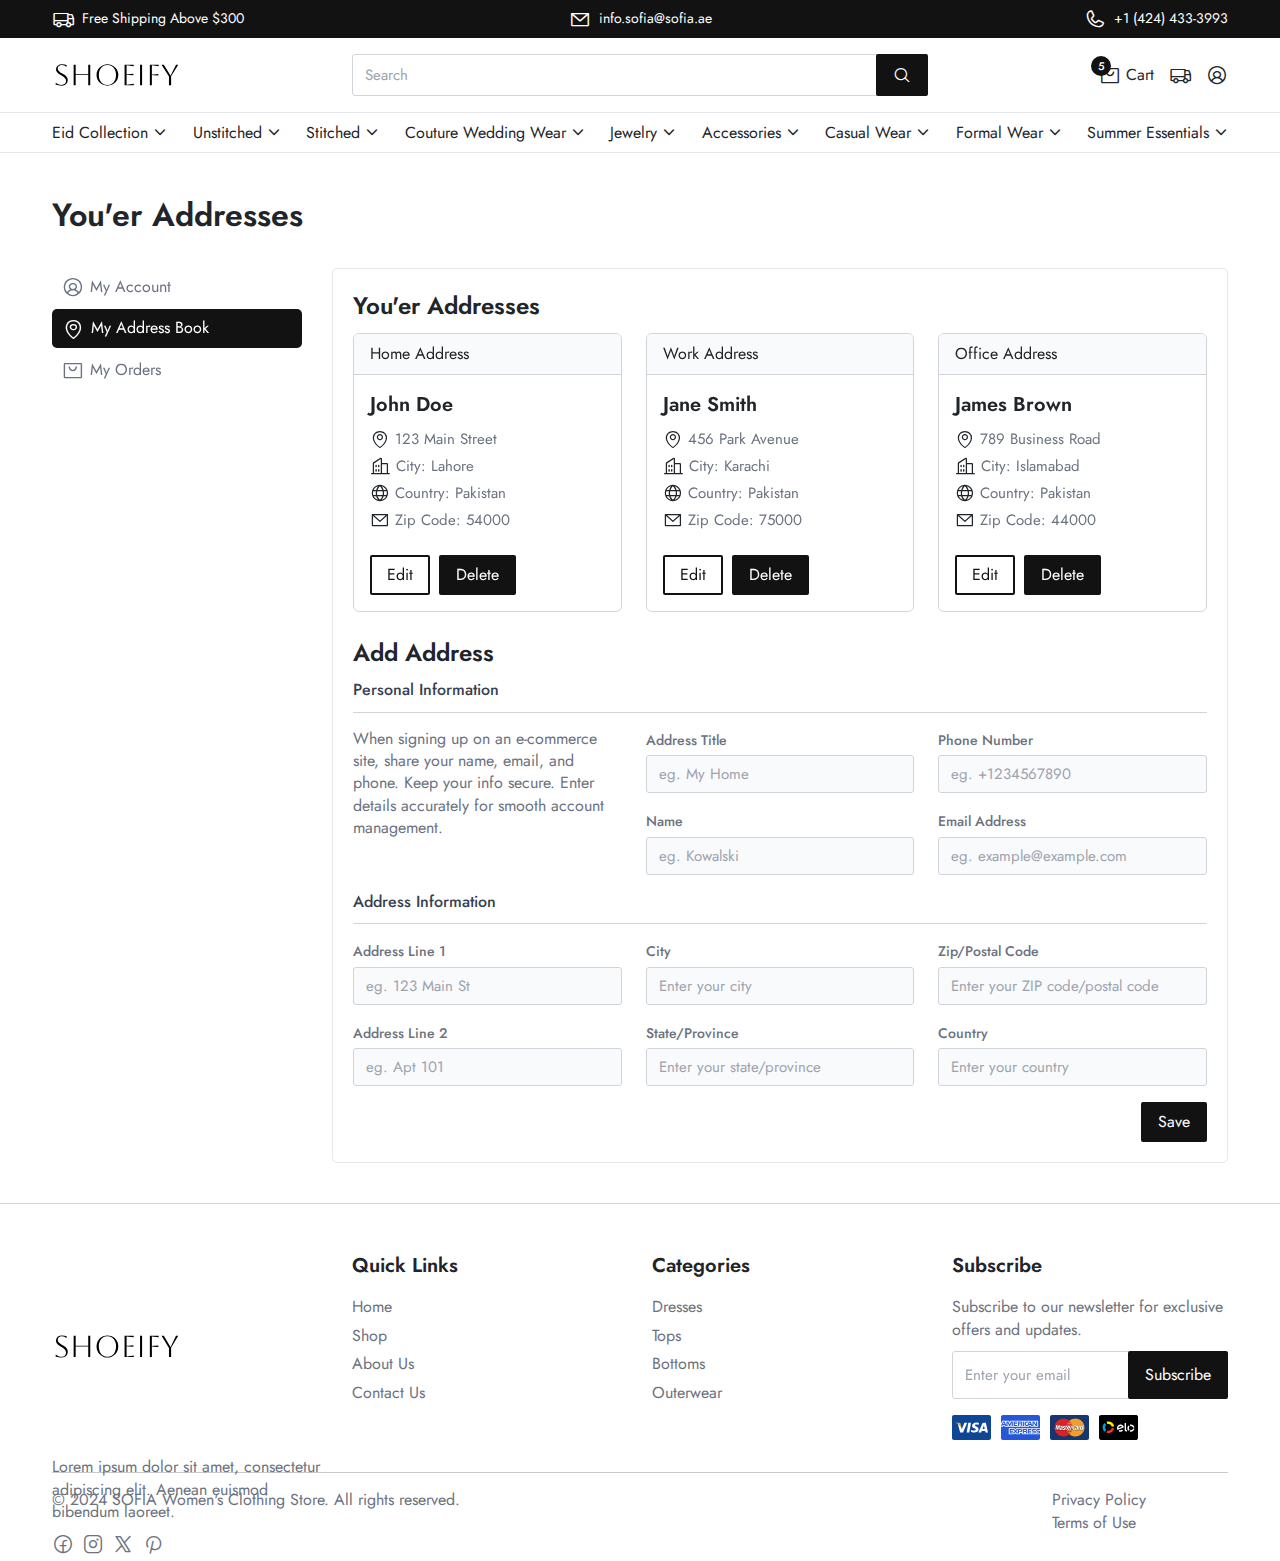
<file: address_book.html>
<!DOCTYPE html>
<html lang="en">

<head>
  <meta charset="UTF-8">
  <meta name="viewport" content="width=device-width, initial-scale=1.0">
  <title>Sofia - Women's Clothes store</title>
  <link rel="stylesheet" href="css/bootstrap.min.css">
  <link rel="stylesheet" href="css/swiper.min.css">
  <link rel="stylesheet" href="css/styles.css">
  <link rel="stylesheet" href="css/responsive.css">
  <!-- Favicon -->
  <link rel="icon" href="images/brand/favicon.svg" type="image/x-icon">
</head>

<body>
  <!-- offcanvas -->
  <div class="offcanvas offcanvas-end" id="cart_canvas">
    <div class="offcanvas-header">
      <h6 class="text-uppercase">shopping bag <span class="text-capitalize">(5 items)</span> </h6>
      <button type="button" class="btn-close" data-bs-dismiss="offcanvas"></button>
    </div>
    <div class="offcanvas-body bg-light">
      <ul class="list-unstyled">
        <li>
          <div class="card cart_product mb-3">
            <figure>
              <img src="images/shoeses/shoes_1.webp" class="" alt="...">
            </figure>
            <div class="card-body">
              <h5 class="card-title">drs-01</h5>
              <p class="card-text">Rs. 16,650</p>
            </div>
            <div class="card-footer">
              <button class="btn">
                <i class="ph ph-trash"></i>
              </button>
            </div>
          </div>
        </li>
        <li>
          <div class="card cart_product mb-3">
            <figure>
              <img src="images/shoeses/shoes_2.webp" class="" alt="...">
            </figure>
            <div class="card-body">
              <h5 class="card-title">drs-02</h5>
              <p class="card-text">Rs. 18,950</p>
            </div>
            <div class="card-footer">
              <button class="btn">
                <i class="ph ph-trash"></i>
              </button>
            </div>
          </div>
        </li>
        <li>
          <div class="card cart_product mb-3">
            <figure>
              <img src="images/shoeses/shoes_3.webp" class="" alt="...">
            </figure>
            <div class="card-body">
              <h5 class="card-title">drs-03</h5>
              <p class="card-text">Rs. 21,350</p>
            </div>
            <div class="card-footer">
              <button class="btn">
                <i class="ph ph-trash"></i>
              </button>
            </div>
          </div>
        </li>
        <li>
          <div class="card cart_product mb-3">
            <figure>
              <img src="images/shoeses/shoes_4.webp" class="" alt="...">
            </figure>
            <div class="card-body">
              <h5 class="card-title">drs-04</h5>
              <p class="card-text">Rs. 24,500</p>
            </div>
            <div class="card-footer">
              <button class="btn">
                <i class="ph ph-trash"></i>
              </button>
            </div>
          </div>
        </li>
        <li>
          <div class="card cart_product mb-3">
            <figure>
              <img src="images/shoeses/shoes_5.webp" class="" alt="...">
            </figure>
            <div class="card-body">
              <h5 class="card-title">drs-05</h5>
              <p class="card-text">Rs. 28,750</p>
            </div>
            <div class="card-footer">
              <button class="btn">
                <i class="ph ph-trash"></i>
              </button>
            </div>
          </div>
        </li>
      </ul>
    </div>
    <div class="offcanvas-footer">
      <div class="d-flex gap-2 w-100 align-items-center justify-content-between">
        <h6 class="fw-normal">Sub Total</h6>
        <h6 class="fw-normal">$20.63</h6>
      </div>
      <small class="text-center w-100 mt-2 mb-3 d-block">Shipping, taxes, and discount codes calculated at checkout.</small>
      <a href="checkout.html" class="btn w-100">
        <span>Check Out</span>
      </a>
      <a href="cart.html" class="text_btn mt-2">
        <span>View all cart</span>
      </a>
    </div>
  </div>
  <!-- end offcanvas -->
  <!--============================
  =            Header            =
  =============================-->
  <header>
    <div class="header_top d-sm-block d-none xs-width py-2 text-white">
      <div class="container">
        <div class="row">
          <div class="col-sm-4">
            <div class="d-flex align-items-center justify-content-start gap-2">
              <i class="ph ph-truck"></i>
              <p class="small">Free Shipping Above $300</p>
            </div>
          </div>
          <div class="col-sm-4 d-none d-sm-block">
            <div class="d-flex align-items-center justify-content-center gap-2">
              <i class="ph ph-envelope-simple"></i>
              <p class="small">info.sofia@sofia.ae</p>
            </div>
          </div>
          <div class="col-sm-4">
            <div class="d-flex align-items-center justify-content-end gap-2">
              <i class="ph ph-phone"></i>
              <p class="small">+1 (424) 433-3993</p>
            </div>
          </div>
        </div>
      </div>
    </div>
    <div class="header_middle xs-width py-3">
      <div class="container">
        <div class="row">
          <div class="col-md-3 col-6">
            <a href="index.html" class="logo">
              <img src="images/brand/logo.svg"/ alt="Brand Logo">
            </a>
          </div>
          <div class="col-sm-6 d-md-block d-none">
            <div class="header_search_wrapper">
              <a href="#" class="header_icon d-md-none d-flex">
                <i class="ph ph-magnifying-glass"></i>
              </a>
              <form class="form-inline w-100 d-md-flex d-none">
                <div class="input-group">
                  <input type="text" class="form-control" placeholder="Search" aria-label="Search" aria-describedby="search-addon">
                  <div class="input-group-append">
                    <button class="btn btn-primary" type="submit"><i class="ph ph-magnifying-glass"></i></button>
                  </div>
                </div>
              </form>
            </div>
          </div>
          <div class="col-md-3 col-6">
            <div class="header_ecom_icons">
              <a href="cart.html" class="header_icon icon_badge" data-bs-toggle="offcanvas" data-bs-target="#cart_canvas" data-value="5">
                <i class="ph ph-shopping-bag"></i>
                <span class="d-md-block d-none">Cart</span>
              </a>
              <a href="cart.html" class="header_icon d-flex d-md-none">
                <i class="ph ph-magnifying-glass"></i>
              </a>
              <a href="track_order.html" class="header_icon d-flex">
                <i class="ph ph-truck"></i>
              </a>
              <a href="login.html" class="header_icon">
                <i class="ph ph-user-circle"></i>
              </a>
            </div>
          </div>
        </div>
      </div>
    </div>
    <div class="header_bottom xs-width">
      <div class="container">
        <div class="row">
          <div class="col-lg-12 col-sm-2">
            <button data-bs-toggle="offcanvas" data-bs-target="#menu" class="sale_btn d-lg-none px-3 d-flex">
              <i class="ph ph-list"></i>
            </button>
            <div id="menu" class="menu">
              <div class="offcanvas-header d-lg-none d-flex">
                <h5 class="">Menu</h5>
                <button type="button" class="btn-close" data-bs-dismiss="offcanvas"></button>
              </div>
              <div class="offcanvas-body overflow">
                <ul class="header_categories d-lg-flex justify-content-between align-items-center gap-4">
                  <li>
                    <a class="text-capitalize" href="javascript:void(0)">eid collection</a>
                    <div class="dropdown-menu">
                      <a href="single_collection.html" class="dropdown-item">
                        <i class="ph ph-caret-right"></i>
                        <span>Unstitched</span>
                      </a>
                      <a href="single_collection.html" class="dropdown-item">
                        <i class="ph ph-caret-right"></i>
                        <span>Stitched</span>
                      </a>
                      <a href="single_collection.html" class="dropdown-item">
                        <i class="ph ph-caret-right"></i>
                        <span>Luxury Formals</span>
                      </a>
                      <a href="collections.html" class="dropdown-item">
                        <i class="ph ph-caret-right"></i>
                        <span>View All</span>
                      </a>
                    </div>
                  </li>
                  <li>
                    <a class="text-capitalize" href="javascript:void(0)">Unstitched</a>
                    <div class="dropdown-menu">
                      <a href="single_collection.html" class="dropdown-item">
                        <i class="ph ph-caret-right"></i>
                        <span>Cotton Unstitched</span>
                      </a>
                      <a href="single_collection.html" class="dropdown-item">
                        <i class="ph ph-caret-right"></i>
                        <span>Lawn Unstitched</span>
                      </a>
                      <a href="single_collection.html" class="dropdown-item">
                        <i class="ph ph-caret-right"></i>
                        <span>Embroidered Unstitched</span>
                      </a>
                      <a href="single_collection.html" class="dropdown-item">
                        <i class="ph ph-caret-right"></i>
                        <span>Printed Unstitched</span>
                      </a>
                    </div>
                  </li>
                  <li>
                    <a class="text-capitalize" href="javascript:void(0)">Stitched</a>
                    <div class="dropdown-menu">
                      <a href="single_collection.html" class="dropdown-item">
                        <i class="ph ph-caret-right"></i>
                        <span>Casual Stitched</span>
                      </a>
                      <a href="single_collection.html" class="dropdown-item">
                        <i class="ph ph-caret-right"></i>
                        <span>Formal Stitched</span>
                      </a>
                      <a href="single_collection.html" class="dropdown-item">
                        <i class="ph ph-caret-right"></i>
                        <span>Designer Stitched</span>
                      </a>
                      <a href="single_collection.html" class="dropdown-item">
                        <i class="ph ph-caret-right"></i>
                        <span>Party Wear Stitched</span>
                      </a>
                    </div>
                  </li>
                  <li>
                    <a class="text-capitalize" href="javascript:void(0)">Couture Wedding Wear</a>
                    <div class="dropdown-menu">
                      <a href="single_collection.html" class="dropdown-item">
                        <i class="ph ph-caret-right"></i>
                        <span>Bridal Dresses</span>
                      </a>
                      <a href="single_collection.html" class="dropdown-item">
                        <i class="ph ph-caret-right"></i>
                        <span>Groom Sherwanis</span>
                      </a>
                      <a href="single_collection.html" class="dropdown-item">
                        <i class="ph ph-caret-right"></i>
                        <span>Wedding Accessories</span>
                      </a>
                    </div>
                  </li>
                  <li>
                    <a class="text-capitalize" href="javascript:void(0)">Jewelry</a>
                    <div class="dropdown-menu">
                      <a href="single_collection.html" class="dropdown-item">
                        <i class="ph ph-caret-right"></i>
                        <span>Earrings</span>
                      </a>
                      <a href="single_collection.html" class="dropdown-item">
                        <i class="ph ph-caret-right"></i>
                        <span>Necklaces</span>
                      </a>
                      <a href="single_collection.html" class="dropdown-item">
                        <i class="ph ph-caret-right"></i>
                        <span>Bracelets</span>
                      </a>
                    </div>
                  </li>
                  <li>
                    <a class="text-capitalize" href="javascript:void(0)">Accessories</a>
                    <div class="dropdown-menu">
                      <a href="single_collection.html" class="dropdown-item">
                        <i class="ph ph-caret-right"></i>
                        <span>Bags</span>
                      </a>
                      <a href="single_collection.html" class="dropdown-item">
                        <i class="ph ph-caret-right"></i>
                        <span>Belts</span>
                      </a>
                      <a href="single_collection.html" class="dropdown-item">
                        <i class="ph ph-caret-right"></i>
                        <span>Scarves</span>
                      </a>
                    </div>
                  </li>
                  <li>
                    <a class="text-capitalize" href="javascript:void(0)">Casual Wear</a>
                    <div class="dropdown-menu">
                      <a href="single_collection.html" class="dropdown-item">
                        <i class="ph ph-caret-right"></i>
                        <span>Everyday Comfort</span>
                      </a>
                      <a href="single_collection.html" class="dropdown-item">
                        <i class="ph ph-caret-right"></i>
                        <span>Weekend Vibes</span>
                      </a>
                    </div>
                  </li>
                  <li>
                    <a class="text-capitalize" href="javascript:void(0)">Formal Wear</a>
                    <div class="dropdown-menu">
                      <a href="single_collection.html" class="dropdown-item">
                        <i class="ph ph-caret-right"></i>
                        <span>Office Attire</span>
                      </a>
                      <a href="single_collection.html" class="dropdown-item">
                        <i class="ph ph-caret-right"></i>
                        <span>Business Meetings</span>
                      </a>
                    </div>
                  </li>
                  <li>
                    <a class="text-capitalize" href="javascript:void(0)">Summer Essentials</a>
                    <div class="dropdown-menu">
                      <a href="single_collection.html" class="dropdown-item">
                        <i class="ph ph-caret-right"></i>
                        <span>Light Dresses</span>
                      </a>
                      <a href="single_collection.html" class="dropdown-item">
                        <i class="ph ph-caret-right"></i>
                        <span>Breezy Tops</span>
                      </a>
                    </div>
                  </li>
                </ul>
              </div>
            </div>
          </div>
        </div>
      </div>
    </div>
  </header>
  <!--====  End of Header  ====-->
  <!--==========================
  =            Main            =
  ===========================-->
  <main>
    <section class="account">
      <div class="container">
        <div class="row">
          <div class="col-md-12">
            <div class="heading">
              <h2 class="heading_title">You'er Addresses</h2>
            </div>
            <div class="account_wrapper">
              <div class="account_sidebar">
                <ul class="account_list">
                  <li>
                    <a href="my_account.html">
                      <i class="ph ph-user-circle"></i>
                      <span>My account</span>
                    </a>
                  </li>
                  <li>
                    <a class="active" href="address_book.html">
                      <i class="ph ph-map-pin"></i>
                      <span>My address book</span>
                    </a>
                  </li>
                  <li>
                    <a href="orders.html">
                      <i class="ph ph-shopping-bag"></i>
                      <span>My orders</span>
                    </a>
                  </li>
                </ul>
              </div>
              <div class="account_main">
                <h4>you'er Addresses</h4>
                <div class="row mb-4">
                  <div class="col-lg-4 mb-lg-0 mb-3">
                    <div class="card address_card">
                      <div class="card-header">Home Address</div>
                      <div class="card-body">
                        <h5 class="card-title">John Doe</h5>
                        <p class="card-text">
                        </p>
                        <ul class="address_list">
                          <li>
                            <i class="ph ph-map-pin mr-2"></i>
                            <span>123 Main Street</span>
                          </li>
                          <li>
                            <i class="ph ph-buildings mr-2"></i>
                            <span>City: Lahore</span>
                          </li>
                          <li>
                            <i class="ph ph-globe mr-2"></i>
                            <span>Country: Pakistan</span>
                          </li>
                          <li>
                            <i class="ph ph-envelope-simple mr-2"></i>
                            <span>Zip Code: 54000</span>
                          </li>
                        </ul>
                        <p></p>
                        <div class="mt-4">
                          <button class="btn outline me-1">
                            <span>Edit</span>
                          </button>
                          <button class="btn">
                            <span>Delete</span>
                          </button>
                        </div>
                      </div>
                    </div>
                  </div>
                  <div class="col-lg-4 mb-lg-0 mb-3">
                    <div class="card address_card">
                      <div class="card-header">Work Address</div>
                      <div class="card-body">
                        <h5 class="card-title">Jane Smith</h5>
                        <p class="card-text">
                        </p>
                        <ul class="address_list">
                          <li>
                            <i class="ph ph-map-pin mr-2"></i>
                            <span>456 Park Avenue</span>
                          </li>
                          <li>
                            <i class="ph ph-buildings mr-2"></i>
                            <span>City: Karachi</span>
                          </li>
                          <li>
                            <i class="ph ph-globe mr-2"></i>
                            <span>Country: Pakistan</span>
                          </li>
                          <li>
                            <i class="ph ph-envelope-simple mr-2"></i>
                            <span>Zip Code: 75000</span>
                          </li>
                        </ul>
                        <p></p>
                        <div class="mt-4">
                          <button class="btn outline me-1">
                            <span>Edit</span>
                          </button>
                          <button class="btn">
                            <span>Delete</span>
                          </button>
                        </div>
                      </div>
                    </div>
                  </div>
                  <div class="col-lg-4 mb-lg-0 mb-3">
                    <div class="card address_card">
                      <div class="card-header">Office Address</div>
                      <div class="card-body">
                        <h5 class="card-title">James Brown</h5>
                        <p class="card-text">
                        </p>
                        <ul class="address_list">
                          <li>
                            <i class="ph ph-map-pin mr-2"></i>
                            <span>789 Business Road</span>
                          </li>
                          <li>
                            <i class="ph ph-buildings mr-2"></i>
                            <span>City: Islamabad</span>
                          </li>
                          <li>
                            <i class="ph ph-globe mr-2"></i>
                            <span>Country: Pakistan</span>
                          </li>
                          <li>
                            <i class="ph ph-envelope-simple mr-2"></i>
                            <span>Zip Code: 44000</span>
                          </li>
                        </ul>
                        <p></p>
                        <div class="mt-4">
                          <button class="btn outline me-1">
                            <span>Edit</span>
                          </button>
                          <button class="btn">
                            <span>Delete</span>
                          </button>
                        </div>
                      </div>
                    </div>
                  </div>
                </div>
                <h4>Add Address</h4>
                <form class="account_form">
                  <div class="form-row">
                    <h5>Personal Information</h5>
                    <div class="row">
                      <div class="col-lg-4">
                        <p>When signing up on an e-commerce site, share your name, email, and phone. Keep your info secure. Enter details accurately for smooth account management.</p>
                      </div>
                      <div class="col-lg-4">
                        <div class="mb-3">
                          <label for="addressTitle" class="form-label">Address Title</label>
                          <input type="text" class="form-control" id="addressTitle" placeholder="eg. My Home">
                        </div>
                        <div class="mb-3">
                          <label for="name" class="form-label">Name</label>
                          <input type="text" class="form-control" id="name" placeholder="eg. Kowalski">
                        </div>
                      </div>
                      <div class="col-lg-4">
                        <div class="mb-3">
                          <label for="phone" class="form-label">Phone Number</label>
                          <input type="tel" class="form-control" id="phone" placeholder="eg. +1234567890">
                        </div>
                        <div class="mb-3">
                          <label for="email" class="form-label">Email Address</label>
                          <input type="email" class="form-control" id="email" placeholder="eg. example@example.com">
                        </div>
                      </div>
                    </div>
                  </div>
                  <div class="form-row">
                    <h5>Address Information</h5>
                    <div class="row">
                      <div class="col-lg-4">
                        <div class="mb-3">
                          <label for="addressLine1" class="form-label">Address Line 1</label>
                          <input type="text" class="form-control" id="addressLine1" placeholder="eg. 123 Main St">
                        </div>
                        <div class="mb-3">
                          <label for="addressLine2" class="form-label">Address Line 2</label>
                          <input type="text" class="form-control" id="addressLine2" placeholder="eg. Apt 101">
                        </div>
                      </div>
                      <div class="col-lg-4">
                        <div class="mb-3">
                          <label for="city" class="form-label">City</label>
                          <input type="text" class="form-control" id="city" placeholder="Enter your city">
                        </div>
                        <div class="mb-3">
                          <label for="state" class="form-label">State/Province</label>
                          <input type="text" class="form-control" id="state" placeholder="Enter your state/province">
                        </div>
                      </div>
                      <div class="col-lg-4">
                        <div class="mb-3">
                          <label for="zip" class="form-label">Zip/Postal Code</label>
                          <input type="text" class="form-control" id="zip" placeholder="Enter your ZIP code/postal code">
                        </div>
                        <div class="mb-3">
                          <label for="country" class="form-label">Country</label>
                          <input type="text" class="form-control" id="country" placeholder="Enter your country">
                        </div>
                      </div>
                    </div>
                    <div class="col-lg-12">
                      <div class="d-flex align-items-center justify-content-end gap-2">
                        <button class="btn">
                          <span>Save</span>
                        </button>
                      </div>
                    </div>
                  </div>
                </form>
              </div>
            </div>
          </div>
        </div>
      </div>
    </section>
  </main>
  <!--====  End of Main  ====-->
  <!--============================
  =            Footer            =
  =============================-->
  <footer class="footer pt-5 pb-2">
    <div class="container">
      <div class="row">
        <div class="col-lg-3 col-md-4 col-sm-6 col-12 mb-3">
          <a href="index.html" class="logo mx-0 mb-3">
            <img src="images/brand/logo.svg" alt="">
          </a>
          <p>Lorem ipsum dolor sit amet, consectetur adipiscing elit. Aenean euismod bibendum laoreet.</p>
          <div class="d-flex gap-2 align-items-center">
            <a href="#"><i class="ph ph-facebook-logo"></i></a>
            <a href="#"><i class="ph ph-instagram-logo"></i></a>
            <a href="#"><i class="ph ph-x-logo"></i></a>
            <a href="#"><i class="ph ph-pinterest-logo"></i></a>
          </div>
        </div>
        <div class="col-lg-3 col-md-4 col-sm-6 col-12 mb-3">
          <h5 class="mb-3">Quick Links</h5>
          <ul class="list-unstyled">
            <li><a href="#">Home</a></li>
            <li><a href="#">Shop</a></li>
            <li><a href="#">About Us</a></li>
            <li><a href="#">Contact Us</a></li>
          </ul>
        </div>
        <div class="col-lg-3 col-md-4 col-sm-6 col-12 mb-3">
          <h5 class="mb-3">Categories</h5>
          <ul class="list-unstyled">
            <li><a href="#">Dresses</a></li>
            <li><a href="#">Tops</a></li>
            <li><a href="#">Bottoms</a></li>
            <li><a href="#">Outerwear</a></li>
          </ul>
        </div>
        <div class="col-lg-3 col-md-4 col-sm-6 col-12 mb-3">
          <h5 class="mb-3">Subscribe</h5>
          <p>Subscribe to our newsletter for exclusive offers and updates.</p>
          <form action="#" method="post" class="subscribe-form">
            <div class="input-group">
              <input type="email" class="form-control" placeholder="Enter your email" required>
              <div class="input-group-append">
                <button class="btn btn-primary" type="submit">Subscribe</button>
              </div>
            </div>
          </form>
          <div class="footer_payment_methods mt-3">
            <figure class="method">
              <img src="images/payments/visa.svg" alt="visa">
            </figure>
            <figure class="method">
              <img src="images/payments/amex.svg" alt="amex">
            </figure>
            <figure class="method">
              <img src="images/payments/mastercard.svg" alt="mastercard">
            </figure>
            <figure class="method">
              <img src="images/payments/elo.svg" alt="elo">
            </figure>
          </div>
        </div>
      </div>
      <hr>
      <div class="row">
        <div class="col-md-10">
          <p>&copy; 2024 SOFIA Women's Clothing Store. All rights reserved.</p>
        </div>
        <div class="col-md-2 text-md-right">
          <ul class="list-inline">
            <li class="list-inline-item"><a href="#">Privacy Policy</a></li>
            <li class="list-inline-item"><a href="#">Terms of Use</a></li>
          </ul>
        </div>
      </div>
    </div>
  </footer>
  <!--====  End of Footer  ====-->
  <!-- Scripts Files -->
  <script src="js/jquery.min.js"></script>
  <script src="js/bootstrap.min.js"></script>
  <script src="js/swiper.min.js"></script>
  <script src="js/phosphor-icons.js"></script>
  <script src="js/script.js"></script>
</body>

</html>
</file>
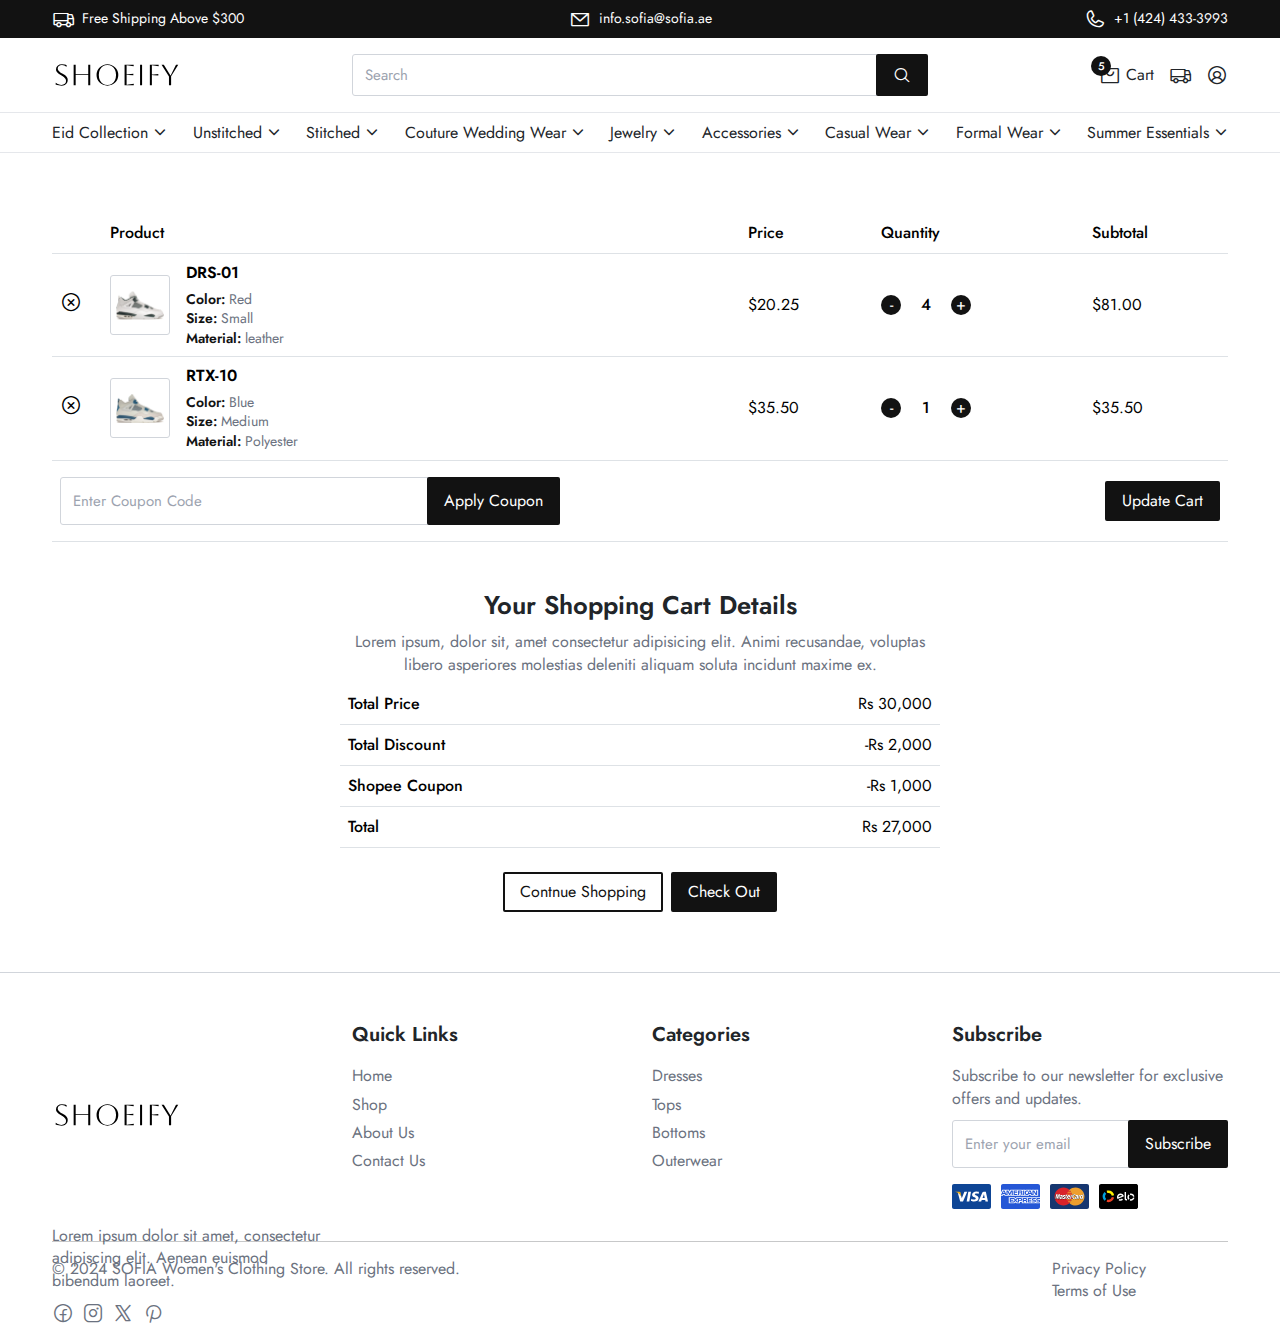
<file: cart.html>
<!DOCTYPE html>
<html lang="en">

<head>
  <meta charset="UTF-8">
  <meta name="viewport" content="width=device-width, initial-scale=1.0">
  <title>Sofia - Women's Clothes store</title>
  <link rel="stylesheet" href="css/bootstrap.min.css">
  <link rel="stylesheet" href="css/swiper.min.css">
  <link rel="stylesheet" href="css/styles.css">
  <link rel="stylesheet" href="css/responsive.css">
  <!-- Favicon -->
  <link rel="icon" href="images/brand/favicon.svg" type="image/x-icon">
</head>

<body>
  <!-- offcanvas -->
  <div class="offcanvas offcanvas-end" tabindex="-1" id="cart_canvas" aria-labelledby="offcanvasExampleLabel">
    <div class="offcanvas-header">
      <h6 class="text-uppercase">shopping bag <span class="text-capitalize">(5 items)</span> </h6>
      <button type="button" class="btn-close" data-bs-dismiss="offcanvas"></button>
    </div>
    <div class="offcanvas-body bg-light">
      <ul class="list-unstyled">
        <li>
          <div class="card cart_product mb-3">
            <figure>
              <img src="images/shoeses/shoes_1.webp" class="" alt="...">
            </figure>
            <div class="card-body">
              <h5 class="card-title">drs-01</h5>
              <p class="card-text">Rs. 16,650</p>
            </div>
            <div class="card-footer">
              <button class="btn">
                <i class="ph ph-trash"></i>
              </button>
            </div>
          </div>
        </li>
        <li>
          <div class="card cart_product mb-3">
            <figure>
              <img src="images/shoeses/shoes_2.webp" class="" alt="...">
            </figure>
            <div class="card-body">
              <h5 class="card-title">drs-02</h5>
              <p class="card-text">Rs. 18,950</p>
            </div>
            <div class="card-footer">
              <button class="btn">
                <i class="ph ph-trash"></i>
              </button>
            </div>
          </div>
        </li>
        <li>
          <div class="card cart_product mb-3">
            <figure>
              <img src="images/shoeses/shoes_3.webp" class="" alt="...">
            </figure>
            <div class="card-body">
              <h5 class="card-title">drs-03</h5>
              <p class="card-text">Rs. 21,350</p>
            </div>
            <div class="card-footer">
              <button class="btn">
                <i class="ph ph-trash"></i>
              </button>
            </div>
          </div>
        </li>
        <li>
          <div class="card cart_product mb-3">
            <figure>
              <img src="images/shoeses/shoes_4.webp" class="" alt="...">
            </figure>
            <div class="card-body">
              <h5 class="card-title">drs-04</h5>
              <p class="card-text">Rs. 24,500</p>
            </div>
            <div class="card-footer">
              <button class="btn">
                <i class="ph ph-trash"></i>
              </button>
            </div>
          </div>
        </li>
        <li>
          <div class="card cart_product mb-3">
            <figure>
              <img src="images/shoeses/shoes_5.webp" class="" alt="...">
            </figure>
            <div class="card-body">
              <h5 class="card-title">drs-05</h5>
              <p class="card-text">Rs. 28,750</p>
            </div>
            <div class="card-footer">
              <button class="btn">
                <i class="ph ph-trash"></i>
              </button>
            </div>
          </div>
        </li>
      </ul>
    </div>
    <div class="offcanvas-footer">
      <div class="d-flex gap-2 w-100 align-items-center justify-content-between">
        <h6 class="fw-normal">Sub Total</h6>
        <h6 class="fw-normal">$20.63</h6>
      </div>
      <small class="text-center w-100 mt-2 mb-3 d-block">Shipping, taxes, and discount codes calculated at checkout.</small>
      <a href="checkout.html" class="btn w-100">
        <span>Check Out</span>
      </a>
      <a href="cart.html" class="text_btn mt-2">
        <span>View all cart</span>
      </a>
    </div>
  </div>
  <!-- end offcanvas -->
  <!--============================
  =            Header            =
  =============================-->
  <header>
    <div class="header_top d-sm-block d-none xs-width py-2 text-white">
      <div class="container">
        <div class="row">
          <div class="col-sm-4">
            <div class="d-flex align-items-center justify-content-start gap-2">
              <i class="ph ph-truck"></i>
              <p class="small">Free Shipping Above $300</p>
            </div>
          </div>
          <div class="col-sm-4 d-none d-sm-block">
            <div class="d-flex align-items-center justify-content-center gap-2">
              <i class="ph ph-envelope-simple"></i>
              <p class="small">info.sofia@sofia.ae</p>
            </div>
          </div>
          <div class="col-sm-4">
            <div class="d-flex align-items-center justify-content-end gap-2">
              <i class="ph ph-phone"></i>
              <p class="small">+1 (424) 433-3993</p>
            </div>
          </div>
        </div>
      </div>
    </div>
    <div class="header_middle xs-width py-3">
      <div class="container">
        <div class="row">
          <div class="col-md-3 col-6">
            <a href="index.html" class="logo">
              <img src="images/brand/logo.svg"/ alt="Brand Logo">
            </a>
          </div>
          <div class="col-sm-6 d-md-block d-none">
            <div class="header_search_wrapper">
              <a href="#" class="header_icon d-md-none d-flex">
                <i class="ph ph-magnifying-glass"></i>
              </a>
              <form class="form-inline w-100 d-md-flex d-none">
                <div class="input-group">
                  <input type="text" class="form-control" placeholder="Search" aria-label="Search" aria-describedby="search-addon">
                  <div class="input-group-append">
                    <button class="btn btn-primary" type="submit"><i class="ph ph-magnifying-glass"></i></button>
                  </div>
                </div>
              </form>
            </div>
          </div>
          <div class="col-md-3 col-6">
            <div class="header_ecom_icons">
              <a href="cart.html" class="header_icon icon_badge" data-bs-toggle="offcanvas" data-bs-target="#cart_canvas" data-value="5">
                <i class="ph ph-shopping-bag"></i>
                <span class="d-md-block d-none">Cart</span>
              </a>
              <a href="cart.html" class="header_icon d-flex d-md-none">
                <i class="ph ph-magnifying-glass"></i>
              </a>
              <a href="track_order.html" class="header_icon d-flex">
                <i class="ph ph-truck"></i>
              </a>
              <a href="login.html" class="header_icon">
                <i class="ph ph-user-circle"></i>
              </a>
            </div>
          </div>
        </div>
      </div>
    </div>
    <div class="header_bottom xs-width">
      <div class="container">
        <div class="row">
          <div class="col-lg-12 col-sm-2">
            <button data-bs-toggle="offcanvas" data-bs-target="#menu" class="sale_btn d-lg-none px-3 d-flex">
              <i class="ph ph-list"></i>
            </button>
            <div id="menu" class="menu">
              <div class="offcanvas-header d-lg-none d-flex">
                <h5 class="">Menu</h5>
                <button type="button" class="btn-close" data-bs-dismiss="offcanvas"></button>
              </div>
              <div class="offcanvas-body overflow">
                <ul class="header_categories d-lg-flex justify-content-between align-items-center gap-4">
                  <li>
                    <a class="text-capitalize" href="javascript:void(0)">eid collection</a>
                    <div class="dropdown-menu">
                      <a href="single_collection.html" class="dropdown-item">
                        <i class="ph ph-caret-right"></i>
                        <span>Unstitched</span>
                      </a>
                      <a href="single_collection.html" class="dropdown-item">
                        <i class="ph ph-caret-right"></i>
                        <span>Stitched</span>
                      </a>
                      <a href="single_collection.html" class="dropdown-item">
                        <i class="ph ph-caret-right"></i>
                        <span>Luxury Formals</span>
                      </a>
                      <a href="collections.html" class="dropdown-item">
                        <i class="ph ph-caret-right"></i>
                        <span>View All</span>
                      </a>
                    </div>
                  </li>
                  <li>
                    <a class="text-capitalize" href="javascript:void(0)">Unstitched</a>
                    <div class="dropdown-menu">
                      <a href="single_collection.html" class="dropdown-item">
                        <i class="ph ph-caret-right"></i>
                        <span>Cotton Unstitched</span>
                      </a>
                      <a href="single_collection.html" class="dropdown-item">
                        <i class="ph ph-caret-right"></i>
                        <span>Lawn Unstitched</span>
                      </a>
                      <a href="single_collection.html" class="dropdown-item">
                        <i class="ph ph-caret-right"></i>
                        <span>Embroidered Unstitched</span>
                      </a>
                      <a href="single_collection.html" class="dropdown-item">
                        <i class="ph ph-caret-right"></i>
                        <span>Printed Unstitched</span>
                      </a>
                    </div>
                  </li>
                  <li>
                    <a class="text-capitalize" href="javascript:void(0)">Stitched</a>
                    <div class="dropdown-menu">
                      <a href="single_collection.html" class="dropdown-item">
                        <i class="ph ph-caret-right"></i>
                        <span>Casual Stitched</span>
                      </a>
                      <a href="single_collection.html" class="dropdown-item">
                        <i class="ph ph-caret-right"></i>
                        <span>Formal Stitched</span>
                      </a>
                      <a href="single_collection.html" class="dropdown-item">
                        <i class="ph ph-caret-right"></i>
                        <span>Designer Stitched</span>
                      </a>
                      <a href="single_collection.html" class="dropdown-item">
                        <i class="ph ph-caret-right"></i>
                        <span>Party Wear Stitched</span>
                      </a>
                    </div>
                  </li>
                  <li>
                    <a class="text-capitalize" href="javascript:void(0)">Couture Wedding Wear</a>
                    <div class="dropdown-menu">
                      <a href="single_collection.html" class="dropdown-item">
                        <i class="ph ph-caret-right"></i>
                        <span>Bridal Dresses</span>
                      </a>
                      <a href="single_collection.html" class="dropdown-item">
                        <i class="ph ph-caret-right"></i>
                        <span>Groom Sherwanis</span>
                      </a>
                      <a href="single_collection.html" class="dropdown-item">
                        <i class="ph ph-caret-right"></i>
                        <span>Wedding Accessories</span>
                      </a>
                    </div>
                  </li>
                  <li>
                    <a class="text-capitalize" href="javascript:void(0)">Jewelry</a>
                    <div class="dropdown-menu">
                      <a href="single_collection.html" class="dropdown-item">
                        <i class="ph ph-caret-right"></i>
                        <span>Earrings</span>
                      </a>
                      <a href="single_collection.html" class="dropdown-item">
                        <i class="ph ph-caret-right"></i>
                        <span>Necklaces</span>
                      </a>
                      <a href="single_collection.html" class="dropdown-item">
                        <i class="ph ph-caret-right"></i>
                        <span>Bracelets</span>
                      </a>
                    </div>
                  </li>
                  <li>
                    <a class="text-capitalize" href="javascript:void(0)">Accessories</a>
                    <div class="dropdown-menu">
                      <a href="single_collection.html" class="dropdown-item">
                        <i class="ph ph-caret-right"></i>
                        <span>Bags</span>
                      </a>
                      <a href="single_collection.html" class="dropdown-item">
                        <i class="ph ph-caret-right"></i>
                        <span>Belts</span>
                      </a>
                      <a href="single_collection.html" class="dropdown-item">
                        <i class="ph ph-caret-right"></i>
                        <span>Scarves</span>
                      </a>
                    </div>
                  </li>
                  <li>
                    <a class="text-capitalize" href="javascript:void(0)">Casual Wear</a>
                    <div class="dropdown-menu">
                      <a href="single_collection.html" class="dropdown-item">
                        <i class="ph ph-caret-right"></i>
                        <span>Everyday Comfort</span>
                      </a>
                      <a href="single_collection.html" class="dropdown-item">
                        <i class="ph ph-caret-right"></i>
                        <span>Weekend Vibes</span>
                      </a>
                    </div>
                  </li>
                  <li>
                    <a class="text-capitalize" href="javascript:void(0)">Formal Wear</a>
                    <div class="dropdown-menu">
                      <a href="single_collection.html" class="dropdown-item">
                        <i class="ph ph-caret-right"></i>
                        <span>Office Attire</span>
                      </a>
                      <a href="single_collection.html" class="dropdown-item">
                        <i class="ph ph-caret-right"></i>
                        <span>Business Meetings</span>
                      </a>
                    </div>
                  </li>
                  <li>
                    <a class="text-capitalize" href="javascript:void(0)">Summer Essentials</a>
                    <div class="dropdown-menu">
                      <a href="single_collection.html" class="dropdown-item">
                        <i class="ph ph-caret-right"></i>
                        <span>Light Dresses</span>
                      </a>
                      <a href="single_collection.html" class="dropdown-item">
                        <i class="ph ph-caret-right"></i>
                        <span>Breezy Tops</span>
                      </a>
                    </div>
                  </li>
                </ul>
              </div>
            </div>
          </div>
        </div>
      </div>
    </div>
  </header>
  <!--====  End of Footer  ====-->
  <!--==========================
  =            Main            =
  ===========================-->
  <main>
    <section class="cart">
      <div class="container">
        <div class="row">
          <div class="col-12">
            <div class="table-responsive">
              <table class="table">
                <thead>
                  <tr>
                    <th class="cart_product_delete_col"></th>
                    <th scope="col">Product</th>
                    <th scope="col">Price</th>
                    <th scope="col">Quantity</th>
                    <th scope="col">Subtotal</th>
                  </tr>
                </thead>
                <tbody>
                  <tr>
                    <td>
                      <button>
                        <i class="ph ph-x-circle"></i>
                      </button>
                    </td>
                    <td>
                      <div class="cart_product_detail d-flex align-items-center gap-3">
                        <figure class="cart_img">
                          <img src="images/shoeses/shoes_1.webp" alt="">
                        </figure>
                        <div class="">
                          <h5>DRS-01</h5>
                          <p><b>Color:</b> Red</p>
                          <p><b>Size:</b> Small</p>
                          <p><b>Material:</b> leather</p>
                        </div>
                      </div>
                    </td>
                    <td>$20.25</td>
                    <td>
                      <div class="counter justify-content-start">
                        <button class="minus">-</button>
                        <input type="text" class="count" value="4" readonly="">
                        <button class="plus">+</button>
                      </div>
                    </td>
                    <td>$81.00</td>
                  </tr>
                  <tr>
                    <td>
                      <button>
                        <i class="ph ph-x-circle"></i>
                      </button>
                    </td>
                    <td>
                      <div class="cart_product_detail d-flex align-items-center gap-3">
                        <figure class="cart_img">
                          <img src="images/shoeses/shoes_2.webp" alt="">
                        </figure>
                        <div class="">
                          <h5>RTX-10</h5>
                          <p><b>Color:</b> Blue</p>
                          <p><b>Size:</b> Medium</p>
                          <p><b>Material:</b> Polyester</p>
                        </div>
                      </div>
                    </td>
                    <td>$35.50</td>
                    <td>
                      <div class="counter justify-content-start">
                        <button class="minus">-</button>
                        <input type="text" class="count" value="1" readonly="">
                        <button class="plus">+</button>
                      </div>
                    </td>
                    <td>$35.50</td>
                  </tr>
                  <tr>
                    <td colspan="2" class="py-3">
                      <form action="#" method="post" class="coupon_code_form">
                        <div class="input-group">
                          <input type="email" class="form-control" placeholder="Enter Coupon Code" required="">
                          <div class="input-group-append">
                            <button class="btn btn-primary" type="submit">Apply Coupon</button>
                          </div>
                        </div>
                      </form>
                    </td>
                    <td colspan="3" class="py-3">
                      <div class="text-end">
                        <button class="btn">
                          <span>update Cart</span>
                        </button>
                      </div>
                    </td>
                  </tr>
                </tbody>
              </table>
            </div>
          </div>
          <div class="col-12">
            <div class="cart_detail d-flex gap-2 flex-column text-center">
              <h3>Your Shopping Cart Details</h3>
              <p>Lorem ipsum, dolor sit, amet consectetur adipisicing elit. Animi recusandae, voluptas libero asperiores molestias deleniti aliquam soluta incidunt maxime ex.</p>
              <table class="table text-start">
                <tr>
                  <th>Total Price</th>
                  <td>Rs 30,000</td>
                </tr>
                <tr>
                  <th>Total Discount</th>
                  <td>-Rs 2,000</td>
                </tr>
                <tr>
                  <th>Shopee Coupon</th>
                  <td>-Rs 1,000</td>
                </tr>
                <tr>
                  <th>Total</th>
                  <td>Rs 27,000</td>
                </tr>
              </table>
              <div class="d-flex align-items-center justify-content-center gap-2">
                <button class="btn outline">
                  <span>Contnue Shopping</span>
                </button>
                <a href="checkout.html" class="btn">
                  <span>check out</span>
                </a>
              </div>
            </div>
          </div>
        </div>
      </div>
    </section>
  </main>
  <!--====  End of Main  ====-->
  <!--============================
  =            Footer            =
  =============================-->
  <footer class="footer pt-5 pb-2">
    <div class="container">
      <div class="row">
        <div class="col-lg-3 col-md-4 col-sm-6 col-12 mb-3">
          <a href="index.html" class="logo mx-0 mb-3">
            <img src="images/brand/logo.svg" alt="">
          </a>
          <p>Lorem ipsum dolor sit amet, consectetur adipiscing elit. Aenean euismod bibendum laoreet.</p>
          <div class="d-flex gap-2 align-items-center">
            <a href="#"><i class="ph ph-facebook-logo"></i></a>
            <a href="#"><i class="ph ph-instagram-logo"></i></a>
            <a href="#"><i class="ph ph-x-logo"></i></a>
            <a href="#"><i class="ph ph-pinterest-logo"></i></a>
          </div>
        </div>
        <div class="col-lg-3 col-md-4 col-sm-6 col-12 mb-3">
          <h5 class="mb-3">Quick Links</h5>
          <ul class="list-unstyled">
            <li><a href="#">Home</a></li>
            <li><a href="#">Shop</a></li>
            <li><a href="#">About Us</a></li>
            <li><a href="#">Contact Us</a></li>
          </ul>
        </div>
        <div class="col-lg-3 col-md-4 col-sm-6 col-12 mb-3">
          <h5 class="mb-3">Categories</h5>
          <ul class="list-unstyled">
            <li><a href="#">Dresses</a></li>
            <li><a href="#">Tops</a></li>
            <li><a href="#">Bottoms</a></li>
            <li><a href="#">Outerwear</a></li>
          </ul>
        </div>
        <div class="col-lg-3 col-md-4 col-sm-6 col-12 mb-3">
          <h5 class="mb-3">Subscribe</h5>
          <p>Subscribe to our newsletter for exclusive offers and updates.</p>
          <form action="#" method="post" class="subscribe-form">
            <div class="input-group">
              <input type="email" class="form-control" placeholder="Enter your email" required>
              <div class="input-group-append">
                <button class="btn btn-primary" type="submit">Subscribe</button>
              </div>
            </div>
          </form>
          <div class="footer_payment_methods mt-3">
            <figure class="method">
              <img src="images/payments/visa.svg" alt="visa">
            </figure>
            <figure class="method">
              <img src="images/payments/amex.svg" alt="amex">
            </figure>
            <figure class="method">
              <img src="images/payments/mastercard.svg" alt="mastercard">
            </figure>
            <figure class="method">
              <img src="images/payments/elo.svg" alt="elo">
            </figure>
          </div>
        </div>
      </div>
      <hr>
      <div class="row">
        <div class="col-md-10">
          <p>&copy; 2024 SOFIA Women's Clothing Store. All rights reserved.</p>
        </div>
        <div class="col-md-2 text-md-right">
          <ul class="list-inline">
            <li class="list-inline-item"><a href="#">Privacy Policy</a></li>
            <li class="list-inline-item"><a href="#">Terms of Use</a></li>
          </ul>
        </div>
      </div>
    </div>
  </footer>
  <!--====  End of Footer  ====-->
  <!-- Scripts Files -->
  <script src="js/jquery.min.js"></script>
  <script src="js/bootstrap.min.js"></script>
  <script src="js/swiper.min.js"></script>
  <script src="js/phosphor-icons.js"></script>
  <script src="js/script.js"></script>
</body>

</html>
</file>
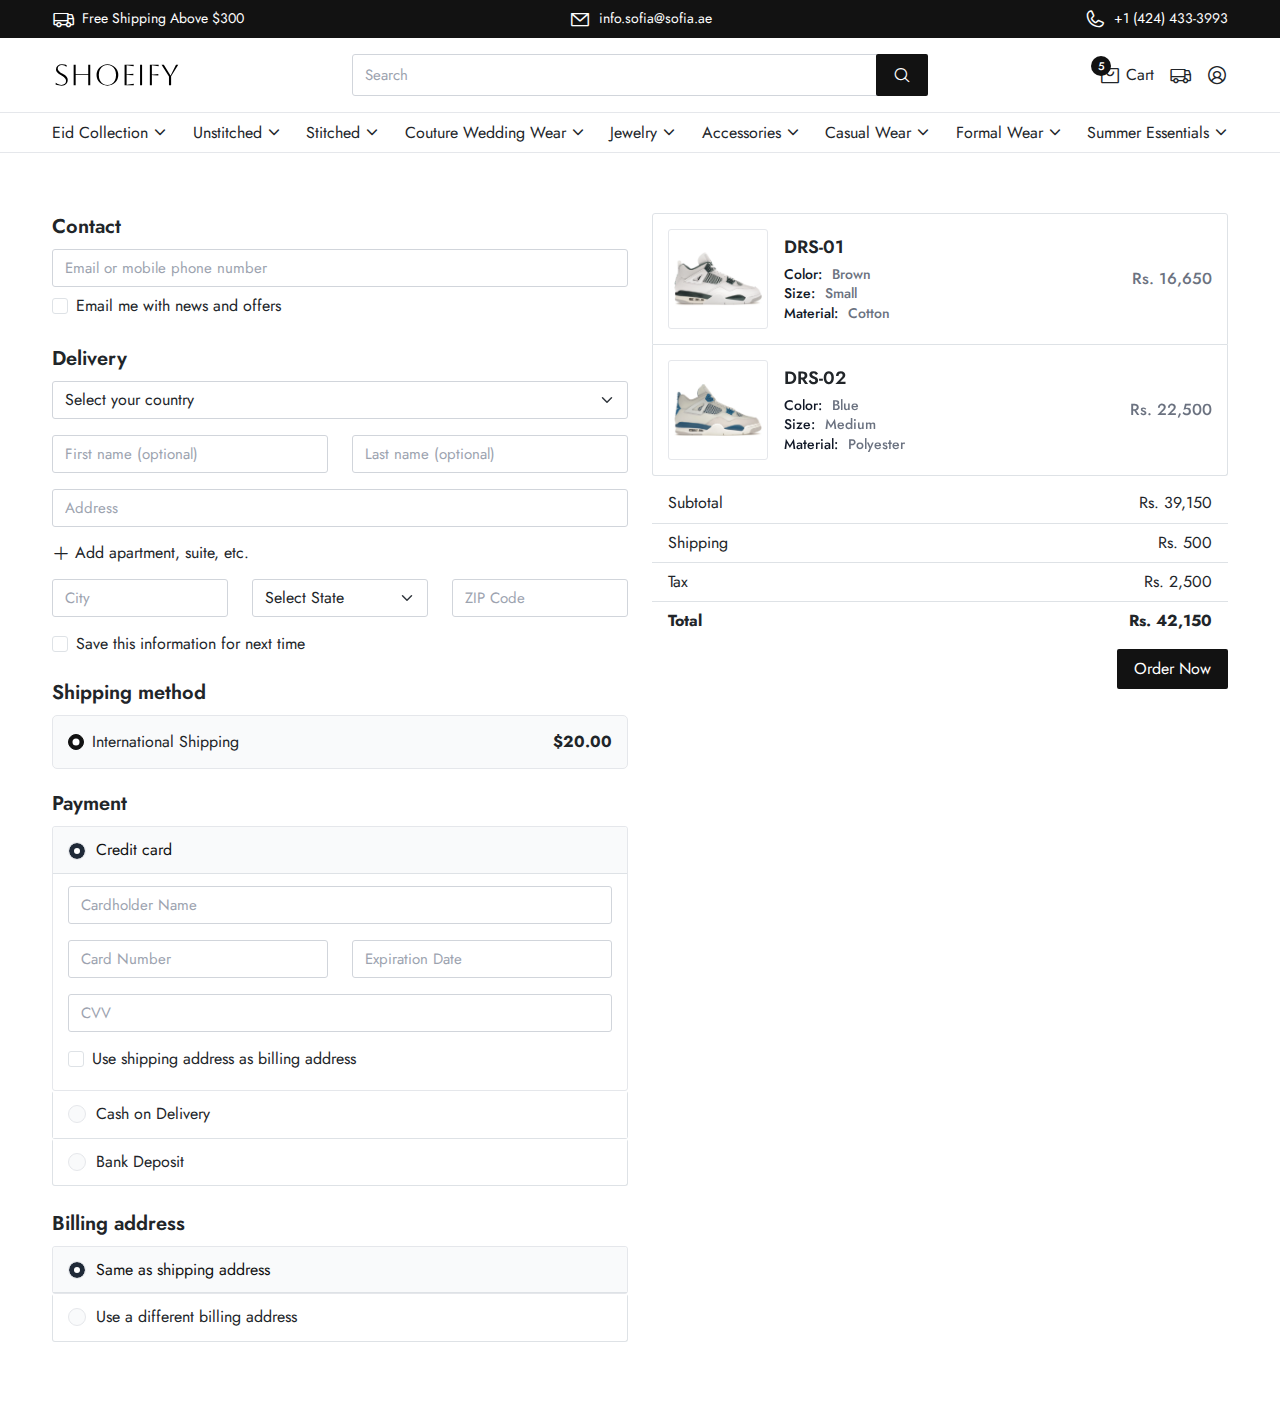
<file: checkout.html>
<!DOCTYPE html>
<html lang="en">

<head>
  <meta charset="UTF-8">
  <meta name="viewport" content="width=device-width, initial-scale=1.0">
  <title>Sofia - Women's Clothes store</title>
  <link rel="stylesheet" href="css/bootstrap.min.css">
  <link rel="stylesheet" href="css/swiper.min.css">
  <link rel="stylesheet" href="css/styles.css">
  <link rel="stylesheet" href="css/responsive.css">
  <!-- Favicon -->
  <link rel="icon" href="images/brand/favicon.svg" type="image/x-icon">
</head>

<body>
  <!-- offcanvas -->
  <div class="offcanvas offcanvas-end" id="cart_canvas">
    <div class="offcanvas-header">
      <h6 class="text-uppercase">shopping bag <span class="text-capitalize">(5 items)</span> </h6>
      <button type="button" class="btn-close" data-bs-dismiss="offcanvas"></button>
    </div>
    <div class="offcanvas-body bg-light">
      <ul class="list-unstyled">
        <li>
          <div class="card cart_product mb-3">
            <figure>
              <img src="images/shoeses/shoes_1.webp" class="" alt="...">
            </figure>
            <div class="card-body">
              <h5 class="card-title">drs-01</h5>
              <p class="card-text">Rs. 16,650</p>
            </div>
            <div class="card-footer">
              <button class="btn">
                <i class="ph ph-trash"></i>
              </button>
            </div>
          </div>
        </li>
        <li>
          <div class="card cart_product mb-3">
            <figure>
              <img src="images/shoeses/shoes_2.webp" class="" alt="...">
            </figure>
            <div class="card-body">
              <h5 class="card-title">drs-02</h5>
              <p class="card-text">Rs. 18,950</p>
            </div>
            <div class="card-footer">
              <button class="btn">
                <i class="ph ph-trash"></i>
              </button>
            </div>
          </div>
        </li>
        <li>
          <div class="card cart_product mb-3">
            <figure>
              <img src="images/shoeses/shoes_3.webp" class="" alt="...">
            </figure>
            <div class="card-body">
              <h5 class="card-title">drs-03</h5>
              <p class="card-text">Rs. 21,350</p>
            </div>
            <div class="card-footer">
              <button class="btn">
                <i class="ph ph-trash"></i>
              </button>
            </div>
          </div>
        </li>
        <li>
          <div class="card cart_product mb-3">
            <figure>
              <img src="images/shoeses/shoes_4.webp" class="" alt="...">
            </figure>
            <div class="card-body">
              <h5 class="card-title">drs-04</h5>
              <p class="card-text">Rs. 24,500</p>
            </div>
            <div class="card-footer">
              <button class="btn">
                <i class="ph ph-trash"></i>
              </button>
            </div>
          </div>
        </li>
        <li>
          <div class="card cart_product mb-3">
            <figure>
              <img src="images/shoeses/shoes_5.webp" class="" alt="...">
            </figure>
            <div class="card-body">
              <h5 class="card-title">drs-05</h5>
              <p class="card-text">Rs. 28,750</p>
            </div>
            <div class="card-footer">
              <button class="btn">
                <i class="ph ph-trash"></i>
              </button>
            </div>
          </div>
        </li>
      </ul>
    </div>
    <div class="offcanvas-footer">
      <div class="d-flex gap-2 w-100 align-items-center justify-content-between">
        <h6 class="fw-normal">Sub Total</h6>
        <h6 class="fw-normal">$20.63</h6>
      </div>
      <small class="text-center w-100 mt-2 mb-3 d-block">Shipping, taxes, and discount codes calculated at checkout.</small>
      <a href="checkout.html" class="btn w-100">
        <span>Check Out</span>
      </a>
      <a href="cart.html" class="text_btn mt-2">
        <span>View all cart</span>
      </a>
    </div>
  </div>
  <!-- end offcanvas -->
  <!--============================
  =            Header            =
  =============================-->
  <header>
    <div class="header_top d-sm-block d-none xs-width py-2 text-white">
      <div class="container">
        <div class="row">
          <div class="col-sm-4">
            <div class="d-flex align-items-center justify-content-start gap-2">
              <i class="ph ph-truck"></i>
              <p class="small">Free Shipping Above $300</p>
            </div>
          </div>
          <div class="col-sm-4 d-none d-sm-block">
            <div class="d-flex align-items-center justify-content-center gap-2">
              <i class="ph ph-envelope-simple"></i>
              <p class="small">info.sofia@sofia.ae</p>
            </div>
          </div>
          <div class="col-sm-4">
            <div class="d-flex align-items-center justify-content-end gap-2">
              <i class="ph ph-phone"></i>
              <p class="small">+1 (424) 433-3993</p>
            </div>
          </div>
        </div>
      </div>
    </div>
    <div class="header_middle xs-width py-3">
      <div class="container">
        <div class="row">
          <div class="col-md-3 col-6">
            <a href="index.html" class="logo">
              <img src="images/brand/logo.svg"/ alt="Brand Logo">
            </a>
          </div>
          <div class="col-sm-6 d-md-block d-none">
            <div class="header_search_wrapper">
              <a href="#" class="header_icon d-md-none d-flex">
                <i class="ph ph-magnifying-glass"></i>
              </a>
              <form class="form-inline w-100 d-md-flex d-none">
                <div class="input-group">
                  <input type="text" class="form-control" placeholder="Search" aria-label="Search" aria-describedby="search-addon">
                  <div class="input-group-append">
                    <button class="btn btn-primary" type="submit"><i class="ph ph-magnifying-glass"></i></button>
                  </div>
                </div>
              </form>
            </div>
          </div>
          <div class="col-md-3 col-6">
            <div class="header_ecom_icons">
              <a href="cart.html" class="header_icon icon_badge" data-bs-toggle="offcanvas" data-bs-target="#cart_canvas" data-value="5">
                <i class="ph ph-shopping-bag"></i>
                <span class="d-md-block d-none">Cart</span>
              </a>
              <a href="cart.html" class="header_icon d-flex d-md-none">
                <i class="ph ph-magnifying-glass"></i>
              </a>
              <a href="track_order.html" class="header_icon d-flex">
                <i class="ph ph-truck"></i>
              </a>
              <a href="login.html" class="header_icon">
                <i class="ph ph-user-circle"></i>
              </a>
            </div>
          </div>
        </div>
      </div>
    </div>
    <div class="header_bottom xs-width">
      <div class="container">
        <div class="row">
          <div class="col-lg-12 col-sm-2">
            <button data-bs-toggle="offcanvas" data-bs-target="#menu" class="sale_btn d-lg-none px-3 d-flex">
              <i class="ph ph-list"></i>
            </button>
            <div id="menu" class="menu">
              <div class="offcanvas-header d-lg-none d-flex">
                <h5 class="">Menu</h5>
                <button type="button" class="btn-close" data-bs-dismiss="offcanvas"></button>
              </div>
              <div class="offcanvas-body overflow">
                <ul class="header_categories d-lg-flex justify-content-between align-items-center gap-4">
                  <li>
                    <a class="text-capitalize" href="javascript:void(0)">eid collection</a>
                    <div class="dropdown-menu">
                      <a href="single_collection.html" class="dropdown-item">
                        <i class="ph ph-caret-right"></i>
                        <span>Unstitched</span>
                      </a>
                      <a href="single_collection.html" class="dropdown-item">
                        <i class="ph ph-caret-right"></i>
                        <span>Stitched</span>
                      </a>
                      <a href="single_collection.html" class="dropdown-item">
                        <i class="ph ph-caret-right"></i>
                        <span>Luxury Formals</span>
                      </a>
                      <a href="collections.html" class="dropdown-item">
                        <i class="ph ph-caret-right"></i>
                        <span>View All</span>
                      </a>
                    </div>
                  </li>
                  <li>
                    <a class="text-capitalize" href="javascript:void(0)">Unstitched</a>
                    <div class="dropdown-menu">
                      <a href="single_collection.html" class="dropdown-item">
                        <i class="ph ph-caret-right"></i>
                        <span>Cotton Unstitched</span>
                      </a>
                      <a href="single_collection.html" class="dropdown-item">
                        <i class="ph ph-caret-right"></i>
                        <span>Lawn Unstitched</span>
                      </a>
                      <a href="single_collection.html" class="dropdown-item">
                        <i class="ph ph-caret-right"></i>
                        <span>Embroidered Unstitched</span>
                      </a>
                      <a href="single_collection.html" class="dropdown-item">
                        <i class="ph ph-caret-right"></i>
                        <span>Printed Unstitched</span>
                      </a>
                    </div>
                  </li>
                  <li>
                    <a class="text-capitalize" href="javascript:void(0)">Stitched</a>
                    <div class="dropdown-menu">
                      <a href="single_collection.html" class="dropdown-item">
                        <i class="ph ph-caret-right"></i>
                        <span>Casual Stitched</span>
                      </a>
                      <a href="single_collection.html" class="dropdown-item">
                        <i class="ph ph-caret-right"></i>
                        <span>Formal Stitched</span>
                      </a>
                      <a href="single_collection.html" class="dropdown-item">
                        <i class="ph ph-caret-right"></i>
                        <span>Designer Stitched</span>
                      </a>
                      <a href="single_collection.html" class="dropdown-item">
                        <i class="ph ph-caret-right"></i>
                        <span>Party Wear Stitched</span>
                      </a>
                    </div>
                  </li>
                  <li>
                    <a class="text-capitalize" href="javascript:void(0)">Couture Wedding Wear</a>
                    <div class="dropdown-menu">
                      <a href="single_collection.html" class="dropdown-item">
                        <i class="ph ph-caret-right"></i>
                        <span>Bridal Dresses</span>
                      </a>
                      <a href="single_collection.html" class="dropdown-item">
                        <i class="ph ph-caret-right"></i>
                        <span>Groom Sherwanis</span>
                      </a>
                      <a href="single_collection.html" class="dropdown-item">
                        <i class="ph ph-caret-right"></i>
                        <span>Wedding Accessories</span>
                      </a>
                    </div>
                  </li>
                  <li>
                    <a class="text-capitalize" href="javascript:void(0)">Jewelry</a>
                    <div class="dropdown-menu">
                      <a href="single_collection.html" class="dropdown-item">
                        <i class="ph ph-caret-right"></i>
                        <span>Earrings</span>
                      </a>
                      <a href="single_collection.html" class="dropdown-item">
                        <i class="ph ph-caret-right"></i>
                        <span>Necklaces</span>
                      </a>
                      <a href="single_collection.html" class="dropdown-item">
                        <i class="ph ph-caret-right"></i>
                        <span>Bracelets</span>
                      </a>
                    </div>
                  </li>
                  <li>
                    <a class="text-capitalize" href="javascript:void(0)">Accessories</a>
                    <div class="dropdown-menu">
                      <a href="single_collection.html" class="dropdown-item">
                        <i class="ph ph-caret-right"></i>
                        <span>Bags</span>
                      </a>
                      <a href="single_collection.html" class="dropdown-item">
                        <i class="ph ph-caret-right"></i>
                        <span>Belts</span>
                      </a>
                      <a href="single_collection.html" class="dropdown-item">
                        <i class="ph ph-caret-right"></i>
                        <span>Scarves</span>
                      </a>
                    </div>
                  </li>
                  <li>
                    <a class="text-capitalize" href="javascript:void(0)">Casual Wear</a>
                    <div class="dropdown-menu">
                      <a href="single_collection.html" class="dropdown-item">
                        <i class="ph ph-caret-right"></i>
                        <span>Everyday Comfort</span>
                      </a>
                      <a href="single_collection.html" class="dropdown-item">
                        <i class="ph ph-caret-right"></i>
                        <span>Weekend Vibes</span>
                      </a>
                    </div>
                  </li>
                  <li>
                    <a class="text-capitalize" href="javascript:void(0)">Formal Wear</a>
                    <div class="dropdown-menu">
                      <a href="single_collection.html" class="dropdown-item">
                        <i class="ph ph-caret-right"></i>
                        <span>Office Attire</span>
                      </a>
                      <a href="single_collection.html" class="dropdown-item">
                        <i class="ph ph-caret-right"></i>
                        <span>Business Meetings</span>
                      </a>
                    </div>
                  </li>
                  <li>
                    <a class="text-capitalize" href="javascript:void(0)">Summer Essentials</a>
                    <div class="dropdown-menu">
                      <a href="single_collection.html" class="dropdown-item">
                        <i class="ph ph-caret-right"></i>
                        <span>Light Dresses</span>
                      </a>
                      <a href="single_collection.html" class="dropdown-item">
                        <i class="ph ph-caret-right"></i>
                        <span>Breezy Tops</span>
                      </a>
                    </div>
                  </li>
                </ul>
              </div>
            </div>
          </div>
        </div>
      </div>
    </div>
  </header>
  <!--====  End of Header  ====-->
  <!--==========================
  =            Main            =
  ===========================-->
  <main>
    <!-- Checkout form -->
    <section class="checkout">
      <div class="container">
        <div class="row align-items-start">
          <div class="col-lg-6">
            <div class="checkout_form">
              <form>
                <div class="form-row mb-3">
                  <h5 class="mb-2">Contact</h5>
                  <div class="row">
                    <div class="mb-2 col-md-12">
                      <input type="email" class="form-control" placeholder="Email or mobile phone number">
                    </div>
                    <div class="mb-2 col-md-12">
                      <label class="form-check-label" for="newsEmail">
                        <input class="form-check-input" type="checkbox" id="newsEmail" value="">
                        Email me with news and offers
                      </label>
                    </div>
                  </div>
                </div>
                <div class="form-row mb-3">
                  <h5 class="mb-2">Delivery</h5>
                  <div class="row">
                    <div class="col-md-12">
                      <select class="form-select form-control mb-3" aria-label="Default select example">
                        <option selected="">Select your country</option>
                        <option value="AF">Afghanistan</option>
                        <option value="AL">Albania</option>
                        <option value="DZ">Algeria</option>
                        <option value="AS">American Samoa</option>
                        <option value="AD">Andorra</option>
                      </select>
                    </div>
                    <div class="col-md-6">
                      <div class="mb-3">
                        <input type="text" class="form-control" placeholder="First name (optional)">
                      </div>
                    </div>
                    <div class="col-md-6">
                      <div class="mb-3">
                        <input type="text" class="form-control" placeholder="Last name (optional)">
                      </div>
                    </div>
                    <div class="col-md-12">
                      <div class="mb-3">
                        <input type="text" class="form-control" placeholder="Address">
                      </div>
                    </div>
                    <div class="col-md-12">
                      <button id="addAdddressField" type="button" class="link mb-3">
                        <i class="ph ph-plus"></i>
                        <span>Add apartment, suite, etc.</span>
                      </button>
                    </div>
                    <div class="col-md-4">
                      <div class="mb-3">
                        <input type="text" class="form-control" placeholder="City">
                      </div>
                    </div>
                    <div class="col-md-4">
                      <select class="form-select form-control mb-3" aria-label="Default select example">
                        <option selected="">Select State</option>
                        <option value="AF">Afghanistan</option>
                        <option value="AL">Albania</option>
                        <option value="DZ">Algeria</option>
                        <option value="AS">American Samoa</option>
                        <option value="AD">Andorra</option>
                      </select>
                    </div>
                    <div class="col-md-4">
                      <div class="mb-3">
                        <input type="text" class="form-control" placeholder="ZIP Code">
                      </div>
                    </div>
                    <div class="col-md-12">
                      <label class="form-check-label mb-2" for="saveInfo">
                        <input class="form-check-input" type="checkbox" id="saveInfo" value="">
                        Save this information for next time
                      </label>
                    </div>
                  </div>
                </div>
                <div class="form-row mb-3">
                  <h5 class="mb-2">Shipping method</h5>
                  <div class="row">
                    <div class="col-md-12">
                      <label class="form-check-label custom-radio" for="shipMethods">
                        <input class="form-check-input" checked="" type="radio" name="shipMethod" id="shipMethods">
                        <p>International Shipping</p>
                        <strong class="ms-auto">$20.00</strong>
                      </label>
                    </div>
                  </div>
                </div>
                <div class="form-row mb-3">
                  <h5 class="mb-2">Payment</h5>
                  <div class="row">
                    <div class="col-md-12">
                      <div class="accordion radio-accordion mb-2" id="payment">
                        <div class="accordion-item">
                          <h2 class="accordion-header">
                            <button class="accordion-button" type="button" data-bs-toggle="collapse" data-bs-target="#creaditCard">
                              Credit card
                            </button>
                          </h2>
                          <div id="creaditCard" class="accordion-collapse collapse show" data-bs-parent="#payment">
                            <div class="accordion-body">
                              <div class="row">
                                <div class="col-md-12">
                                  <div class="mb-3">
                                    <input type="text" class="form-control" placeholder="Cardholder Name">
                                  </div>
                                </div>
                                <div class="col-md-6">
                                  <div class="mb-3">
                                    <input type="text" class="form-control" placeholder="Card Number">
                                  </div>
                                </div>
                                <div class="col-md-6">
                                  <div class="mb-3">
                                    <input type="text" class="form-control" placeholder="Expiration Date">
                                  </div>
                                </div>
                                <div class="col-md-12">
                                  <div class="mb-3">
                                    <input type="text" class="form-control" placeholder="CVV">
                                  </div>
                                </div>
                                <div class="col-md-12">
                                  <label class="form-check-label mb-2" for="shippingAddress">
                                    <input class="form-check-input" type="checkbox" id="shippingAddress" value="">
                                    Use shipping address as billing address
                                  </label>
                                </div>
                              </div>
                            </div>
                          </div>
                        </div>
                        <div class="accordion-item">
                          <h2 class="accordion-header">
                            <button class="accordion-button collapsed" type="button" data-bs-toggle="collapse" data-bs-target="#cashOnDelivery">
                              Cash on Delivery
                            </button>
                          </h2>
                          <div id="cashOnDelivery" class="accordion-collapse collapse" data-bs-parent="#payment">
                            <div class="accordion-body">
                              Set up Cash on Delivery (COD)
                            </div>
                          </div>
                        </div>
                        <div class="accordion-item">
                          <h2 class="accordion-header">
                            <button class="accordion-button collapsed" type="button" data-bs-toggle="collapse" data-bs-target="#bankDeposit">
                              Bank Deposit
                            </button>
                          </h2>
                          <div id="bankDeposit" class="accordion-collapse collapse" data-bs-parent="#payment">
                            <div class="accordion-body">
                              Bank Deposit
                            </div>
                          </div>
                        </div>
                      </div>
                    </div>
                  </div>
                </div>
                <div class="form-row mb-3">
                  <h5 class="mb-2">Billing address</h5>
                  <div class="row">
                    <div class="col-md-12">
                      <div class="accordion radio-accordion" id="address">
                        <div class="accordion-item">
                          <h2 class="accordion-header">
                            <button class="accordion-button" type="button" data-bs-toggle="collapse" data-bs-target="#sameAddress">
                              Same as shipping address
                            </button>
                          </h2>
                          <div id="sameAddress" class="accordion-collapse collapse show" data-bs-parent="#address"></div>
                        </div>
                        <div class="accordion-item">
                          <h2 class="accordion-header">
                            <button class="accordion-button collapsed" type="button" data-bs-toggle="collapse" data-bs-target="#billingAddress">
                              Use a different billing address
                            </button>
                          </h2>
                          <div id="billingAddress" class="accordion-collapse collapse" data-bs-parent="#address">
                            <div class="accordion-body">
                              <div class="row">
                                <div class="col-md-12">
                                  <div class="mb-3">
                                    <input type="text" class="form-control" placeholder="Billing Address">
                                  </div>
                                </div>
                                <div class="col-md-6">
                                  <div class="mb-3">
                                    <input type="text" class="form-control" placeholder="City">
                                  </div>
                                </div>
                                <div class="col-md-6">
                                  <div class="mb-3">
                                    <input type="text" class="form-control" placeholder="State">
                                  </div>
                                </div>
                                <div class="col-md-6">
                                  <div class="mb-3">
                                    <input type="text" class="form-control" placeholder="Postal Code">
                                  </div>
                                </div>
                                <div class="col-md-6">
                                  <div class="mb-3">
                                    <input type="text" class="form-control" placeholder="Country">
                                  </div>
                                </div>
                              </div>
                            </div>
                          </div>
                        </div>
                      </div>
                    </div>
                  </div>
                </div>
              </form>
            </div>
          </div>
          <div class="col-lg-6  position-sticky">
            <ul class="list-group checkout_product">
              <li class="list-group-item">
                <div class="d-flex align-items-center gap-3">
                  <figure class="checkout_product_img">
                    <img src="images/shoeses/shoes_1.webp" alt="">
                  </figure>
                  <div class="checkout_product_content">
                    <h5>DRS-01</h5>
                    <ul>
                      <li>
                        Color: <strong>brown</strong>
                      </li>
                      <li>
                        Size: <strong>small</strong>
                      </li>
                      <li>
                        Material: <strong>Cotton</strong>
                      </li>
                    </ul>
                  </div>
                  <span>Rs. 16,650</span>
                </div>
              </li>
              <li class="list-group-item">
                <div class="d-flex align-items-center gap-3">
                  <figure class="checkout_product_img">
                    <img src="images/shoeses/shoes_2.webp" alt="">
                  </figure>
                  <div class="checkout_product_content">
                    <h5>DRS-02</h5>
                    <ul>
                      <li>
                        Color: <strong>blue</strong>
                      </li>
                      <li>
                        Size: <strong>medium</strong>
                      </li>
                      <li>
                        Material: <strong>Polyester</strong>
                      </li>
                    </ul>
                  </div>
                  <span>Rs. 22,500</span>
                </div>
              </li>
            </ul>
            <ul class="list-group list-group-flush mt-2">
              <li class="list-group-item">
                <div class="d-flex justify-content-between align-items-center">
                  <span>Subtotal</span>
                  <span>Rs. 39,150</span>
                </div>
              </li>
              <li class="list-group-item">
                <div class="d-flex justify-content-between align-items-center">
                  <span>Shipping</span>
                  <span>Rs. 500</span>
                </div>
              </li>
              <li class="list-group-item">
                <div class="d-flex justify-content-between align-items-center">
                  <span>Tax</span>
                  <span>Rs. 2,500</span>
                </div>
              </li>
              <li class="list-group-item">
                <div class="d-flex justify-content-between align-items-center">
                  <strong>Total</strong>
                  <strong>Rs. 42,150</strong>
                </div>
              </li>
            </ul>
            <div class="text-end mt-2">
              <button class="btn"><span>Order now</span></button>
            </div>
          </div>
        </div>
      </div>
    </section>
  </main>
  <!--====  End of Main  ====-->
  <!-- Scripts Files -->
  <script src="js/jquery.min.js"></script>
  <script src="js/bootstrap.min.js"></script>
  <script src="js/swiper.min.js"></script>
  <script src="js/phosphor-icons.js"></script>
  <script src="js/script.js"></script>
</body>

</html>
</file>
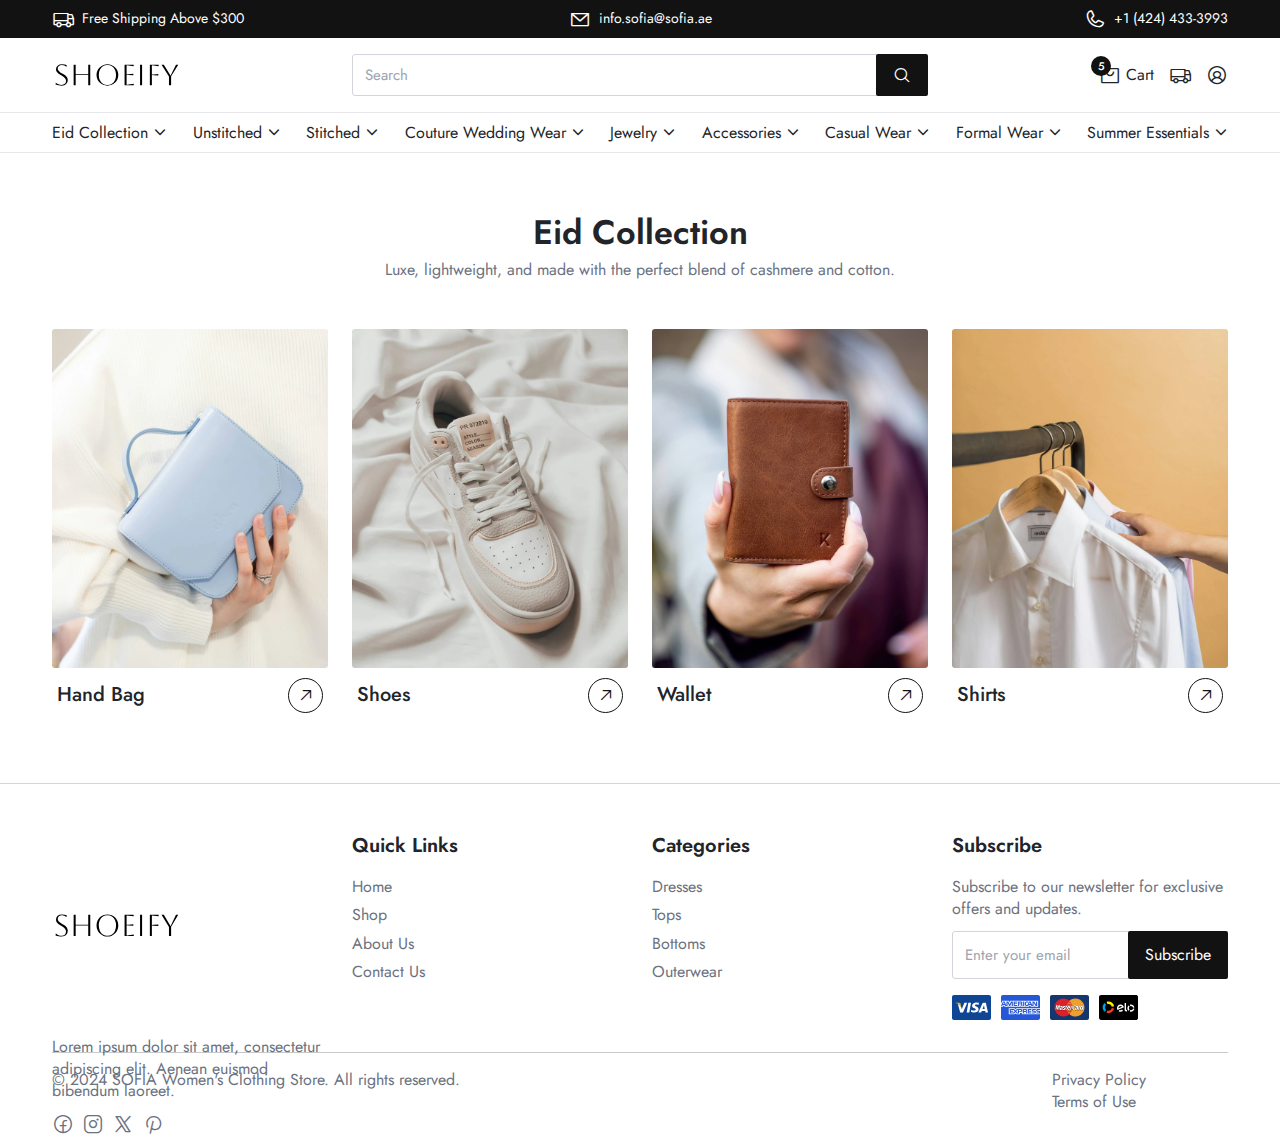
<file: collections.html>
<!DOCTYPE html>
<html lang="en">

<head>
  <meta charset="UTF-8">
  <meta name="viewport" content="width=device-width, initial-scale=1.0">
  <title>Sofia - Women's Clothes store</title>
  <link rel="stylesheet" href="css/bootstrap.min.css">
  <link rel="stylesheet" href="css/swiper.min.css">
  <link rel="stylesheet" href="css/styles.css">
  <link rel="stylesheet" href="css/responsive.css">
  <!-- Favicon -->
  <link rel="icon" href="images/brand/favicon.svg" type="image/x-icon">
</head>

<body>
  <!-- offcanvas -->
  <div class="offcanvas offcanvas-end" id="cart_canvas">
    <div class="offcanvas-header">
      <h6 class="text-uppercase">shopping bag <span class="text-capitalize">(5 items)</span> </h6>
      <button type="button" class="btn-close" data-bs-dismiss="offcanvas"></button>
    </div>
    <div class="offcanvas-body bg-light">
      <ul class="list-unstyled">
        <li>
          <div class="card cart_product mb-3">
            <figure>
              <img src="images/shoeses/shoes_1.webp" class="" alt="...">
            </figure>
            <div class="card-body">
              <h5 class="card-title">drs-01</h5>
              <p class="card-text">Rs. 16,650</p>
            </div>
            <div class="card-footer">
              <button class="btn">
                <i class="ph ph-trash"></i>
              </button>
            </div>
          </div>
        </li>
        <li>
          <div class="card cart_product mb-3">
            <figure>
              <img src="images/shoeses/shoes_2.webp" class="" alt="...">
            </figure>
            <div class="card-body">
              <h5 class="card-title">drs-02</h5>
              <p class="card-text">Rs. 18,950</p>
            </div>
            <div class="card-footer">
              <button class="btn">
                <i class="ph ph-trash"></i>
              </button>
            </div>
          </div>
        </li>
        <li>
          <div class="card cart_product mb-3">
            <figure>
              <img src="images/shoeses/shoes_3.webp" class="" alt="...">
            </figure>
            <div class="card-body">
              <h5 class="card-title">drs-03</h5>
              <p class="card-text">Rs. 21,350</p>
            </div>
            <div class="card-footer">
              <button class="btn">
                <i class="ph ph-trash"></i>
              </button>
            </div>
          </div>
        </li>
        <li>
          <div class="card cart_product mb-3">
            <figure>
              <img src="images/shoeses/shoes_4.webp" class="" alt="...">
            </figure>
            <div class="card-body">
              <h5 class="card-title">drs-04</h5>
              <p class="card-text">Rs. 24,500</p>
            </div>
            <div class="card-footer">
              <button class="btn">
                <i class="ph ph-trash"></i>
              </button>
            </div>
          </div>
        </li>
        <li>
          <div class="card cart_product mb-3">
            <figure>
              <img src="images/shoeses/shoes_5.webp" class="" alt="...">
            </figure>
            <div class="card-body">
              <h5 class="card-title">drs-05</h5>
              <p class="card-text">Rs. 28,750</p>
            </div>
            <div class="card-footer">
              <button class="btn">
                <i class="ph ph-trash"></i>
              </button>
            </div>
          </div>
        </li>
      </ul>
    </div>
    <div class="offcanvas-footer">
      <div class="d-flex gap-2 w-100 align-items-center justify-content-between">
        <h6 class="fw-normal">Sub Total</h6>
        <h6 class="fw-normal">$20.63</h6>
      </div>
      <small class="text-center w-100 mt-2 mb-3 d-block">Shipping, taxes, and discount codes calculated at checkout.</small>
      <a href="checkout.html" class="btn w-100">
        <span>Check Out</span>
      </a>
      <a href="cart.html" class="text_btn mt-2">
        <span>View all cart</span>
      </a>
    </div>
  </div>
  <!-- end offcanvas -->
  <!--============================
  =            Header            =
  =============================-->
  <header>
    <div class="header_top d-sm-block d-none xs-width py-2 text-white">
      <div class="container">
        <div class="row">
          <div class="col-sm-4">
            <div class="d-flex align-items-center justify-content-start gap-2">
              <i class="ph ph-truck"></i>
              <p class="small">Free Shipping Above $300</p>
            </div>
          </div>
          <div class="col-sm-4 d-none d-sm-block">
            <div class="d-flex align-items-center justify-content-center gap-2">
              <i class="ph ph-envelope-simple"></i>
              <p class="small">info.sofia@sofia.ae</p>
            </div>
          </div>
          <div class="col-sm-4">
            <div class="d-flex align-items-center justify-content-end gap-2">
              <i class="ph ph-phone"></i>
              <p class="small">+1 (424) 433-3993</p>
            </div>
          </div>
        </div>
      </div>
    </div>
    <div class="header_middle xs-width py-3">
      <div class="container">
        <div class="row">
          <div class="col-md-3 col-6">
            <a href="index.html" class="logo">
              <img src="images/brand/logo.svg"/ alt="Brand Logo">
            </a>
          </div>
          <div class="col-sm-6 d-md-block d-none">
            <div class="header_search_wrapper">
              <a href="#" class="header_icon d-md-none d-flex">
                <i class="ph ph-magnifying-glass"></i>
              </a>
              <form class="form-inline w-100 d-md-flex d-none">
                <div class="input-group">
                  <input type="text" class="form-control" placeholder="Search" aria-label="Search" aria-describedby="search-addon">
                  <div class="input-group-append">
                    <button class="btn btn-primary" type="submit"><i class="ph ph-magnifying-glass"></i></button>
                  </div>
                </div>
              </form>
            </div>
          </div>
          <div class="col-md-3 col-6">
            <div class="header_ecom_icons">
              <a href="cart.html" class="header_icon icon_badge" data-bs-toggle="offcanvas" data-bs-target="#cart_canvas" data-value="5">
                <i class="ph ph-shopping-bag"></i>
                <span class="d-md-block d-none">Cart</span>
              </a>
              <a href="cart.html" class="header_icon d-flex d-md-none">
                <i class="ph ph-magnifying-glass"></i>
              </a>
              <a href="track_order.html" class="header_icon d-flex">
                <i class="ph ph-truck"></i>
              </a>
              <a href="login.html" class="header_icon">
                <i class="ph ph-user-circle"></i>
              </a>
            </div>
          </div>
        </div>
      </div>
    </div>
    <div class="header_bottom xs-width">
      <div class="container">
        <div class="row">
          <div class="col-lg-12 col-sm-2">
            <button data-bs-toggle="offcanvas" data-bs-target="#menu" class="sale_btn d-lg-none px-3 d-flex">
              <i class="ph ph-list"></i>
            </button>
            <div id="menu" class="menu">
              <div class="offcanvas-header d-lg-none d-flex">
                <h5 class="">Menu</h5>
                <button type="button" class="btn-close" data-bs-dismiss="offcanvas"></button>
              </div>
              <div class="offcanvas-body overflow">
                <ul class="header_categories d-lg-flex justify-content-between align-items-center gap-4">
                  <li>
                    <a class="text-capitalize" href="javascript:void(0)">eid collection</a>
                    <div class="dropdown-menu">
                      <a href="single_collection.html" class="dropdown-item">
                        <i class="ph ph-caret-right"></i>
                        <span>Unstitched</span>
                      </a>
                      <a href="single_collection.html" class="dropdown-item">
                        <i class="ph ph-caret-right"></i>
                        <span>Stitched</span>
                      </a>
                      <a href="single_collection.html" class="dropdown-item">
                        <i class="ph ph-caret-right"></i>
                        <span>Luxury Formals</span>
                      </a>
                      <a href="collections.html" class="dropdown-item">
                        <i class="ph ph-caret-right"></i>
                        <span>View All</span>
                      </a>
                    </div>
                  </li>
                  <li>
                    <a class="text-capitalize" href="javascript:void(0)">Unstitched</a>
                    <div class="dropdown-menu">
                      <a href="single_collection.html" class="dropdown-item">
                        <i class="ph ph-caret-right"></i>
                        <span>Cotton Unstitched</span>
                      </a>
                      <a href="single_collection.html" class="dropdown-item">
                        <i class="ph ph-caret-right"></i>
                        <span>Lawn Unstitched</span>
                      </a>
                      <a href="single_collection.html" class="dropdown-item">
                        <i class="ph ph-caret-right"></i>
                        <span>Embroidered Unstitched</span>
                      </a>
                      <a href="single_collection.html" class="dropdown-item">
                        <i class="ph ph-caret-right"></i>
                        <span>Printed Unstitched</span>
                      </a>
                    </div>
                  </li>
                  <li>
                    <a class="text-capitalize" href="javascript:void(0)">Stitched</a>
                    <div class="dropdown-menu">
                      <a href="single_collection.html" class="dropdown-item">
                        <i class="ph ph-caret-right"></i>
                        <span>Casual Stitched</span>
                      </a>
                      <a href="single_collection.html" class="dropdown-item">
                        <i class="ph ph-caret-right"></i>
                        <span>Formal Stitched</span>
                      </a>
                      <a href="single_collection.html" class="dropdown-item">
                        <i class="ph ph-caret-right"></i>
                        <span>Designer Stitched</span>
                      </a>
                      <a href="single_collection.html" class="dropdown-item">
                        <i class="ph ph-caret-right"></i>
                        <span>Party Wear Stitched</span>
                      </a>
                    </div>
                  </li>
                  <li>
                    <a class="text-capitalize" href="javascript:void(0)">Couture Wedding Wear</a>
                    <div class="dropdown-menu">
                      <a href="single_collection.html" class="dropdown-item">
                        <i class="ph ph-caret-right"></i>
                        <span>Bridal Dresses</span>
                      </a>
                      <a href="single_collection.html" class="dropdown-item">
                        <i class="ph ph-caret-right"></i>
                        <span>Groom Sherwanis</span>
                      </a>
                      <a href="single_collection.html" class="dropdown-item">
                        <i class="ph ph-caret-right"></i>
                        <span>Wedding Accessories</span>
                      </a>
                    </div>
                  </li>
                  <li>
                    <a class="text-capitalize" href="javascript:void(0)">Jewelry</a>
                    <div class="dropdown-menu">
                      <a href="single_collection.html" class="dropdown-item">
                        <i class="ph ph-caret-right"></i>
                        <span>Earrings</span>
                      </a>
                      <a href="single_collection.html" class="dropdown-item">
                        <i class="ph ph-caret-right"></i>
                        <span>Necklaces</span>
                      </a>
                      <a href="single_collection.html" class="dropdown-item">
                        <i class="ph ph-caret-right"></i>
                        <span>Bracelets</span>
                      </a>
                    </div>
                  </li>
                  <li>
                    <a class="text-capitalize" href="javascript:void(0)">Accessories</a>
                    <div class="dropdown-menu">
                      <a href="single_collection.html" class="dropdown-item">
                        <i class="ph ph-caret-right"></i>
                        <span>Bags</span>
                      </a>
                      <a href="single_collection.html" class="dropdown-item">
                        <i class="ph ph-caret-right"></i>
                        <span>Belts</span>
                      </a>
                      <a href="single_collection.html" class="dropdown-item">
                        <i class="ph ph-caret-right"></i>
                        <span>Scarves</span>
                      </a>
                    </div>
                  </li>
                  <li>
                    <a class="text-capitalize" href="javascript:void(0)">Casual Wear</a>
                    <div class="dropdown-menu">
                      <a href="single_collection.html" class="dropdown-item">
                        <i class="ph ph-caret-right"></i>
                        <span>Everyday Comfort</span>
                      </a>
                      <a href="single_collection.html" class="dropdown-item">
                        <i class="ph ph-caret-right"></i>
                        <span>Weekend Vibes</span>
                      </a>
                    </div>
                  </li>
                  <li>
                    <a class="text-capitalize" href="javascript:void(0)">Formal Wear</a>
                    <div class="dropdown-menu">
                      <a href="single_collection.html" class="dropdown-item">
                        <i class="ph ph-caret-right"></i>
                        <span>Office Attire</span>
                      </a>
                      <a href="single_collection.html" class="dropdown-item">
                        <i class="ph ph-caret-right"></i>
                        <span>Business Meetings</span>
                      </a>
                    </div>
                  </li>
                  <li>
                    <a class="text-capitalize" href="javascript:void(0)">Summer Essentials</a>
                    <div class="dropdown-menu">
                      <a href="single_collection.html" class="dropdown-item">
                        <i class="ph ph-caret-right"></i>
                        <span>Light Dresses</span>
                      </a>
                      <a href="single_collection.html" class="dropdown-item">
                        <i class="ph ph-caret-right"></i>
                        <span>Breezy Tops</span>
                      </a>
                    </div>
                  </li>
                </ul>
              </div>
            </div>
          </div>
        </div>
      </div>
    </div>
  </header>
  <!--====  End of Footer  ====-->
  <!--==========================
  =            Main            =
  ===========================-->
  <main>
    <!-- collections -->
    <section class="collections">
      <div class="container">
        <div class="row">
          <div class="col-12 text-center mb-5">
            <hgroup>
              <h2 class="heading">Eid Collection</h2>
              <p class="text_line">Luxe, lightweight, and made with the perfect blend of cashmere and cotton.</p>
            </hgroup>
          </div>
          <div class="col-12">
            <div class="row products_row">
              <div class="col-lg-3 col-md-4 col-6 mb-3">
                <a href="single_collection.html" class="card collection_card">
                  <figure class="collection_img">
                    <img src="images/collections/hand-bag.webp" class="card-img-top lazy" alt="hand-bag">
                  </figure>
                  <div class="card-body">
                    <h5 class="card-title">hand bag</h5>
                    <button class="btn outline">
                      <i class="ph ph-arrow-up-right"></i>
                    </button>
                  </div>
                </a>
              </div>
              <div class="col-lg-3 col-md-4 col-6 mb-3">
                <a href="single_collection.html" class="card collection_card">
                  <figure class="collection_img">
                    <img src="images/collections/shoes.webp" class="card-img-top" alt="shoes">
                  </figure>
                  <div class="card-body">
                    <h5 lazy class="card-title">shoes</h5>
                    <button class="btn outline">
                      <i class="ph ph-arrow-up-right"></i>
                    </button>
                  </div>
                </a>
              </div>
              <div class="col-lg-3 col-md-4 col-6 mb-3">
                <a href="single_collection.html" class="card collection_card">
                  <figure class="collection_img">
                    <img src="images/collections/wallet.webp" class="card-img-top lazy" alt="wallet">
                  </figure>
                  <div class="card-body">
                    <h5 class="card-title">wallet</h5>
                    <button class="btn outline">
                      <i class="ph ph-arrow-up-right"></i>
                    </button>
                  </div>
                </a>
              </div>
              <div class="col-lg-3 col-md-4 col-6 mb-3">
                <a href="single_collection.html" class="card collection_card">
                  <figure class="collection_img">
                    <img src="images/collections/shirt.webp" class="card-img-top lazy" alt="Shirts">
                  </figure>
                  <div class="card-body">
                    <h5 class="card-title">Shirts</h5>
                    <button class="btn outline">
                      <i class="ph ph-arrow-up-right"></i>
                    </button>
                  </div>
                </a>
              </div>
            </div>
          </div>
        </div>
      </div>
    </section>
    <!-- collections end -->
  </main>
  <!--====  End of Main  ====-->
  <!--============================
  =            Footer            =
  =============================-->
  <footer class="footer pt-5 pb-2">
    <div class="container">
      <div class="row">
        <div class="col-lg-3 col-md-4 col-sm-6 col-12 mb-3">
          <a href="index.html" class="logo mx-0 mb-3">
            <img src="images/brand/logo.svg" alt="">
          </a>
          <p>Lorem ipsum dolor sit amet, consectetur adipiscing elit. Aenean euismod bibendum laoreet.</p>
          <div class="d-flex gap-2 align-items-center">
            <a href="#"><i class="ph ph-facebook-logo"></i></a>
            <a href="#"><i class="ph ph-instagram-logo"></i></a>
            <a href="#"><i class="ph ph-x-logo"></i></a>
            <a href="#"><i class="ph ph-pinterest-logo"></i></a>
          </div>
        </div>
        <div class="col-lg-3 col-md-4 col-sm-6 col-12 mb-3">
          <h5 class="mb-3">Quick Links</h5>
          <ul class="list-unstyled">
            <li><a href="#">Home</a></li>
            <li><a href="#">Shop</a></li>
            <li><a href="#">About Us</a></li>
            <li><a href="#">Contact Us</a></li>
          </ul>
        </div>
        <div class="col-lg-3 col-md-4 col-sm-6 col-12 mb-3">
          <h5 class="mb-3">Categories</h5>
          <ul class="list-unstyled">
            <li><a href="#">Dresses</a></li>
            <li><a href="#">Tops</a></li>
            <li><a href="#">Bottoms</a></li>
            <li><a href="#">Outerwear</a></li>
          </ul>
        </div>
        <div class="col-lg-3 col-md-4 col-sm-6 col-12 mb-3">
          <h5 class="mb-3">Subscribe</h5>
          <p>Subscribe to our newsletter for exclusive offers and updates.</p>
          <form action="#" method="post" class="subscribe-form">
            <div class="input-group">
              <input type="email" class="form-control" placeholder="Enter your email" required>
              <div class="input-group-append">
                <button class="btn btn-primary" type="submit">Subscribe</button>
              </div>
            </div>
          </form>
          <div class="footer_payment_methods mt-3">
            <figure class="method">
              <img src="images/payments/visa.svg" alt="visa">
            </figure>
            <figure class="method">
              <img src="images/payments/amex.svg" alt="amex">
            </figure>
            <figure class="method">
              <img src="images/payments/mastercard.svg" alt="mastercard">
            </figure>
            <figure class="method">
              <img src="images/payments/elo.svg" alt="elo">
            </figure>
          </div>
        </div>
      </div>
      <hr>
      <div class="row">
        <div class="col-md-10">
          <p>&copy; 2024 SOFIA Women's Clothing Store. All rights reserved.</p>
        </div>
        <div class="col-md-2 text-md-right">
          <ul class="list-inline">
            <li class="list-inline-item"><a href="#">Privacy Policy</a></li>
            <li class="list-inline-item"><a href="#">Terms of Use</a></li>
          </ul>
        </div>
      </div>
    </div>
  </footer>
  <!--====  End of Footer  ====-->
  <!-- Scripts Files -->
  <script src="js/jquery.min.js"></script>
  <script src="js/bootstrap.min.js"></script>
  <script src="js/swiper.min.js"></script>
  <script src="js/phosphor-icons.js"></script>
  <script src="js/script.js"></script>
</body>

</html>
</file>
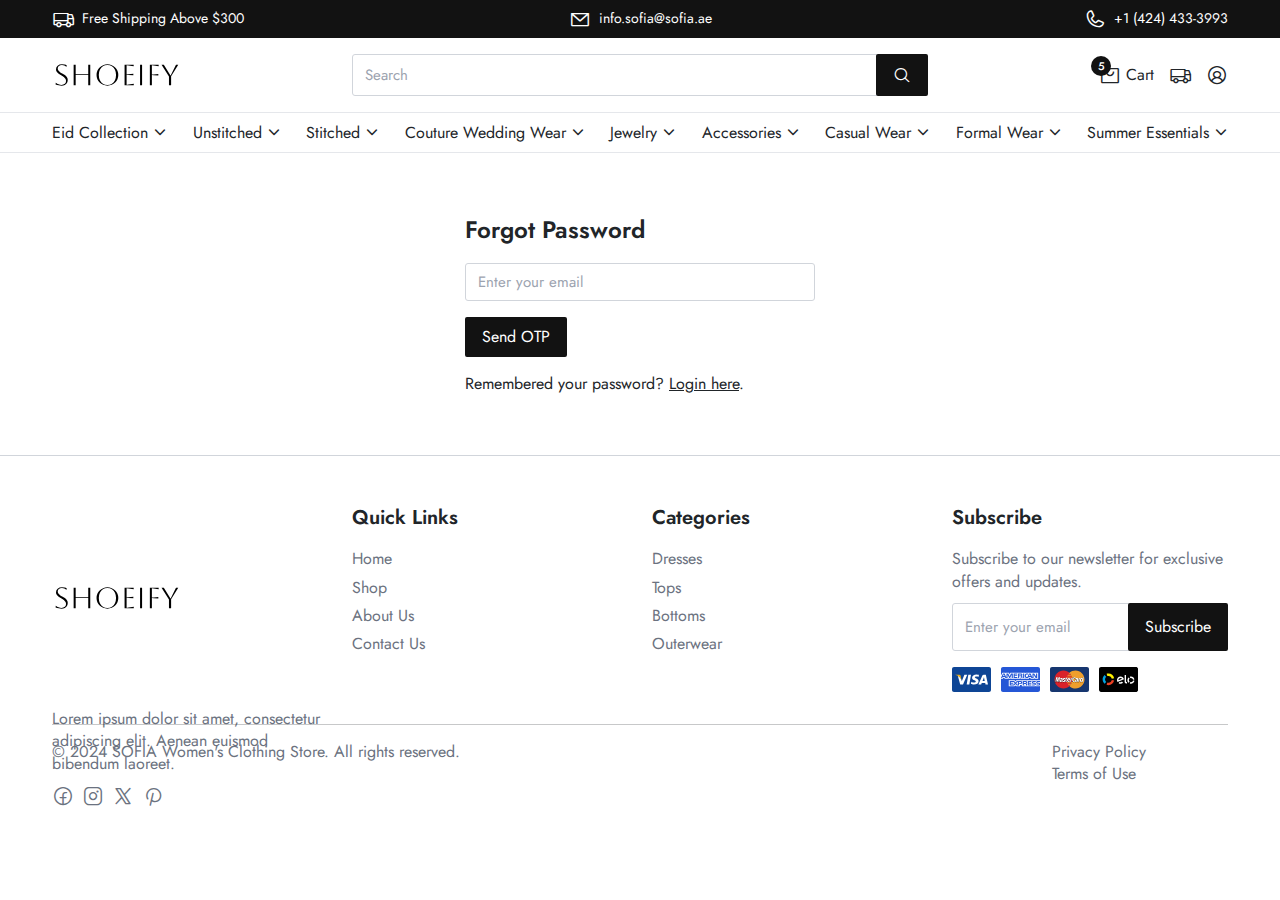
<file: forgot.html>
<!DOCTYPE html>
<html lang="en">

<head>
  <meta charset="UTF-8">
  <meta name="viewport" content="width=device-width, initial-scale=1.0">
  <title>Sofia - Women's Clothes store</title>
  <link rel="stylesheet" href="css/bootstrap.min.css">
  <link rel="stylesheet" href="css/swiper.min.css">
  <link rel="stylesheet" href="css/styles.css">
  <link rel="stylesheet" href="css/responsive.css">
  <!-- Favicon -->
  <link rel="icon" href="images/brand/favicon.svg" type="image/x-icon">
</head>

<body>
  <!-- offcanvas -->
  <div class="offcanvas offcanvas-end" tabindex="-1" id="cart_canvas" aria-labelledby="offcanvasExampleLabel">
    <div class="offcanvas-header">
      <h6 class="text-uppercase">shopping bag <span class="text-capitalize">(5 items)</span> </h6>
      <button type="button" class="btn-close" data-bs-dismiss="offcanvas"></button>
    </div>
    <div class="offcanvas-body bg-light">
      <ul class="list-unstyled">
        <li>
          <div class="card cart_product mb-3">
            <figure>
              <img src="images/shoeses/shoes_1.webp" class="" alt="...">
            </figure>
            <div class="card-body">
              <h5 class="card-title">drs-01</h5>
              <p class="card-text">Rs. 16,650</p>
            </div>
            <div class="card-footer">
              <button class="btn">
                <i class="ph ph-trash"></i>
              </button>
            </div>
          </div>
        </li>
        <li>
          <div class="card cart_product mb-3">
            <figure>
              <img src="images/shoeses/shoes_2.webp" class="" alt="...">
            </figure>
            <div class="card-body">
              <h5 class="card-title">drs-02</h5>
              <p class="card-text">Rs. 18,950</p>
            </div>
            <div class="card-footer">
              <button class="btn">
                <i class="ph ph-trash"></i>
              </button>
            </div>
          </div>
        </li>
        <li>
          <div class="card cart_product mb-3">
            <figure>
              <img src="images/shoeses/shoes_3.webp" class="" alt="...">
            </figure>
            <div class="card-body">
              <h5 class="card-title">drs-03</h5>
              <p class="card-text">Rs. 21,350</p>
            </div>
            <div class="card-footer">
              <button class="btn">
                <i class="ph ph-trash"></i>
              </button>
            </div>
          </div>
        </li>
        <li>
          <div class="card cart_product mb-3">
            <figure>
              <img src="images/shoeses/shoes_4.webp" class="" alt="...">
            </figure>
            <div class="card-body">
              <h5 class="card-title">drs-04</h5>
              <p class="card-text">Rs. 24,500</p>
            </div>
            <div class="card-footer">
              <button class="btn">
                <i class="ph ph-trash"></i>
              </button>
            </div>
          </div>
        </li>
        <li>
          <div class="card cart_product mb-3">
            <figure>
              <img src="images/shoeses/shoes_5.webp" class="" alt="...">
            </figure>
            <div class="card-body">
              <h5 class="card-title">drs-05</h5>
              <p class="card-text">Rs. 28,750</p>
            </div>
            <div class="card-footer">
              <button class="btn">
                <i class="ph ph-trash"></i>
              </button>
            </div>
          </div>
        </li>
      </ul>
    </div>
    <div class="offcanvas-footer">
      <div class="d-flex gap-2 w-100 align-items-center justify-content-between">
        <h6 class="fw-normal">Sub Total</h6>
        <h6 class="fw-normal">$20.63</h6>
      </div>
      <small class="text-center w-100 mt-2 mb-3 d-block">Shipping, taxes, and discount codes calculated at checkout.</small>
      <a href="checkout.html" class="btn w-100">
        <span>Check Out</span>
      </a>
      <a href="cart.html" class="text_btn mt-2">
        <span>View all cart</span>
      </a>
    </div>
  </div>
  <!-- end offcanvas -->
  <!--============================
  =            Header            =
  =============================-->
  <header>
    <div class="header_top d-sm-block d-none xs-width py-2 text-white">
      <div class="container">
        <div class="row">
          <div class="col-sm-4">
            <div class="d-flex align-items-center justify-content-start gap-2">
              <i class="ph ph-truck"></i>
              <p class="small">Free Shipping Above $300</p>
            </div>
          </div>
          <div class="col-sm-4 d-none d-sm-block">
            <div class="d-flex align-items-center justify-content-center gap-2">
              <i class="ph ph-envelope-simple"></i>
              <p class="small">info.sofia@sofia.ae</p>
            </div>
          </div>
          <div class="col-sm-4">
            <div class="d-flex align-items-center justify-content-end gap-2">
              <i class="ph ph-phone"></i>
              <p class="small">+1 (424) 433-3993</p>
            </div>
          </div>
        </div>
      </div>
    </div>
    <div class="header_middle xs-width py-3">
      <div class="container">
        <div class="row">
          <div class="col-md-3 col-6">
            <a href="index.html" class="logo">
              <img src="images/brand/logo.svg"/ alt="Brand Logo">
            </a>
          </div>
          <div class="col-sm-6 d-md-block d-none">
            <div class="header_search_wrapper">
              <a href="#" class="header_icon d-md-none d-flex">
                <i class="ph ph-magnifying-glass"></i>
              </a>
              <form class="form-inline w-100 d-md-flex d-none">
                <div class="input-group">
                  <input type="text" class="form-control" placeholder="Search" aria-label="Search" aria-describedby="search-addon">
                  <div class="input-group-append">
                    <button class="btn btn-primary" type="submit"><i class="ph ph-magnifying-glass"></i></button>
                  </div>
                </div>
              </form>
            </div>
          </div>
          <div class="col-md-3 col-6">
            <div class="header_ecom_icons">
              <a href="cart.html" class="header_icon icon_badge" data-bs-toggle="offcanvas" data-bs-target="#cart_canvas" data-value="5">
                <i class="ph ph-shopping-bag"></i>
                <span class="d-md-block d-none">Cart</span>
              </a>
              <a href="cart.html" class="header_icon d-flex d-md-none">
                <i class="ph ph-magnifying-glass"></i>
              </a>
              <a href="track_order.html" class="header_icon d-flex">
                <i class="ph ph-truck"></i>
              </a>
              <a href="login.html" class="header_icon">
                <i class="ph ph-user-circle"></i>
              </a>
            </div>
          </div>
        </div>
      </div>
    </div>
    <div class="header_bottom xs-width">
      <div class="container">
        <div class="row">
          <div class="col-lg-12 col-sm-2">
            <button data-bs-toggle="offcanvas" data-bs-target="#menu" class="sale_btn d-lg-none px-3 d-flex">
              <i class="ph ph-list"></i>
            </button>
            <div id="menu" class="menu">
              <div class="offcanvas-header d-lg-none d-flex">
                <h5 class="">Menu</h5>
                <button type="button" class="btn-close" data-bs-dismiss="offcanvas"></button>
              </div>
              <div class="offcanvas-body overflow">
                <ul class="header_categories d-lg-flex justify-content-between align-items-center gap-4">
                  <li>
                    <a class="text-capitalize" href="javascript:void(0)">eid collection</a>
                    <div class="dropdown-menu">
                      <a href="single_collection.html" class="dropdown-item">
                        <i class="ph ph-caret-right"></i>
                        <span>Unstitched</span>
                      </a>
                      <a href="single_collection.html" class="dropdown-item">
                        <i class="ph ph-caret-right"></i>
                        <span>Stitched</span>
                      </a>
                      <a href="single_collection.html" class="dropdown-item">
                        <i class="ph ph-caret-right"></i>
                        <span>Luxury Formals</span>
                      </a>
                      <a href="collections.html" class="dropdown-item">
                        <i class="ph ph-caret-right"></i>
                        <span>View All</span>
                      </a>
                    </div>
                  </li>
                  <li>
                    <a class="text-capitalize" href="javascript:void(0)">Unstitched</a>
                    <div class="dropdown-menu">
                      <a href="single_collection.html" class="dropdown-item">
                        <i class="ph ph-caret-right"></i>
                        <span>Cotton Unstitched</span>
                      </a>
                      <a href="single_collection.html" class="dropdown-item">
                        <i class="ph ph-caret-right"></i>
                        <span>Lawn Unstitched</span>
                      </a>
                      <a href="single_collection.html" class="dropdown-item">
                        <i class="ph ph-caret-right"></i>
                        <span>Embroidered Unstitched</span>
                      </a>
                      <a href="single_collection.html" class="dropdown-item">
                        <i class="ph ph-caret-right"></i>
                        <span>Printed Unstitched</span>
                      </a>
                    </div>
                  </li>
                  <li>
                    <a class="text-capitalize" href="javascript:void(0)">Stitched</a>
                    <div class="dropdown-menu">
                      <a href="single_collection.html" class="dropdown-item">
                        <i class="ph ph-caret-right"></i>
                        <span>Casual Stitched</span>
                      </a>
                      <a href="single_collection.html" class="dropdown-item">
                        <i class="ph ph-caret-right"></i>
                        <span>Formal Stitched</span>
                      </a>
                      <a href="single_collection.html" class="dropdown-item">
                        <i class="ph ph-caret-right"></i>
                        <span>Designer Stitched</span>
                      </a>
                      <a href="single_collection.html" class="dropdown-item">
                        <i class="ph ph-caret-right"></i>
                        <span>Party Wear Stitched</span>
                      </a>
                    </div>
                  </li>
                  <li>
                    <a class="text-capitalize" href="javascript:void(0)">Couture Wedding Wear</a>
                    <div class="dropdown-menu">
                      <a href="single_collection.html" class="dropdown-item">
                        <i class="ph ph-caret-right"></i>
                        <span>Bridal Dresses</span>
                      </a>
                      <a href="single_collection.html" class="dropdown-item">
                        <i class="ph ph-caret-right"></i>
                        <span>Groom Sherwanis</span>
                      </a>
                      <a href="single_collection.html" class="dropdown-item">
                        <i class="ph ph-caret-right"></i>
                        <span>Wedding Accessories</span>
                      </a>
                    </div>
                  </li>
                  <li>
                    <a class="text-capitalize" href="javascript:void(0)">Jewelry</a>
                    <div class="dropdown-menu">
                      <a href="single_collection.html" class="dropdown-item">
                        <i class="ph ph-caret-right"></i>
                        <span>Earrings</span>
                      </a>
                      <a href="single_collection.html" class="dropdown-item">
                        <i class="ph ph-caret-right"></i>
                        <span>Necklaces</span>
                      </a>
                      <a href="single_collection.html" class="dropdown-item">
                        <i class="ph ph-caret-right"></i>
                        <span>Bracelets</span>
                      </a>
                    </div>
                  </li>
                  <li>
                    <a class="text-capitalize" href="javascript:void(0)">Accessories</a>
                    <div class="dropdown-menu">
                      <a href="single_collection.html" class="dropdown-item">
                        <i class="ph ph-caret-right"></i>
                        <span>Bags</span>
                      </a>
                      <a href="single_collection.html" class="dropdown-item">
                        <i class="ph ph-caret-right"></i>
                        <span>Belts</span>
                      </a>
                      <a href="single_collection.html" class="dropdown-item">
                        <i class="ph ph-caret-right"></i>
                        <span>Scarves</span>
                      </a>
                    </div>
                  </li>
                  <li>
                    <a class="text-capitalize" href="javascript:void(0)">Casual Wear</a>
                    <div class="dropdown-menu">
                      <a href="single_collection.html" class="dropdown-item">
                        <i class="ph ph-caret-right"></i>
                        <span>Everyday Comfort</span>
                      </a>
                      <a href="single_collection.html" class="dropdown-item">
                        <i class="ph ph-caret-right"></i>
                        <span>Weekend Vibes</span>
                      </a>
                    </div>
                  </li>
                  <li>
                    <a class="text-capitalize" href="javascript:void(0)">Formal Wear</a>
                    <div class="dropdown-menu">
                      <a href="single_collection.html" class="dropdown-item">
                        <i class="ph ph-caret-right"></i>
                        <span>Office Attire</span>
                      </a>
                      <a href="single_collection.html" class="dropdown-item">
                        <i class="ph ph-caret-right"></i>
                        <span>Business Meetings</span>
                      </a>
                    </div>
                  </li>
                  <li>
                    <a class="text-capitalize" href="javascript:void(0)">Summer Essentials</a>
                    <div class="dropdown-menu">
                      <a href="single_collection.html" class="dropdown-item">
                        <i class="ph ph-caret-right"></i>
                        <span>Light Dresses</span>
                      </a>
                      <a href="single_collection.html" class="dropdown-item">
                        <i class="ph ph-caret-right"></i>
                        <span>Breezy Tops</span>
                      </a>
                    </div>
                  </li>
                </ul>
              </div>
            </div>
          </div>
        </div>
      </div>
    </div>
  </header>
  <!--====  End of Footer  ====-->
  <!--==========================
  =            Main            =
  ===========================-->
  <main>
    <section>
      <div class="container">
        <div class="row">
          <div class="col-12">
            <div class="form_wrapper">
              <h4 class="mb-3">Forgot Password</h4>
              <form action="opt.html" method="post">
                <div class="mb-3">
                  <input type="email" required class="form-control" id="email" aria-describedby="emailHelp" placeholder="Enter your email">
                </div>
                <button class="btn">
                  <span>Send OTP</span>
                </button>
              </form>
              <div class="mt-3">
                <p>Remembered your password? <a href="login.html" class="text-decoration-underline">Login here</a>.</p>
              </div>
            </div>
          </div>
        </div>
      </div>
    </section>
  </main>
  <!--====  End of Main  ====-->
  <!--============================
  =            Footer            =
  =============================-->
  <footer class="footer pt-5 pb-2">
    <div class="container">
      <div class="row">
        <div class="col-lg-3 col-md-4 col-sm-6 col-12 mb-3">
          <a href="index.html" class="logo mx-0 mb-3">
            <img src="images/brand/logo.svg" alt="">
          </a>
          <p>Lorem ipsum dolor sit amet, consectetur adipiscing elit. Aenean euismod bibendum laoreet.</p>
          <div class="d-flex gap-2 align-items-center">
            <a href="#"><i class="ph ph-facebook-logo"></i></a>
            <a href="#"><i class="ph ph-instagram-logo"></i></a>
            <a href="#"><i class="ph ph-x-logo"></i></a>
            <a href="#"><i class="ph ph-pinterest-logo"></i></a>
          </div>
        </div>
        <div class="col-lg-3 col-md-4 col-sm-6 col-12 mb-3">
          <h5 class="mb-3">Quick Links</h5>
          <ul class="list-unstyled">
            <li><a href="#">Home</a></li>
            <li><a href="#">Shop</a></li>
            <li><a href="#">About Us</a></li>
            <li><a href="#">Contact Us</a></li>
          </ul>
        </div>
        <div class="col-lg-3 col-md-4 col-sm-6 col-12 mb-3">
          <h5 class="mb-3">Categories</h5>
          <ul class="list-unstyled">
            <li><a href="#">Dresses</a></li>
            <li><a href="#">Tops</a></li>
            <li><a href="#">Bottoms</a></li>
            <li><a href="#">Outerwear</a></li>
          </ul>
        </div>
        <div class="col-lg-3 col-md-4 col-sm-6 col-12 mb-3">
          <h5 class="mb-3">Subscribe</h5>
          <p>Subscribe to our newsletter for exclusive offers and updates.</p>
          <form action="#" method="post" class="subscribe-form">
            <div class="input-group">
              <input type="email" class="form-control" placeholder="Enter your email" required>
              <div class="input-group-append">
                <button class="btn btn-primary" type="submit">Subscribe</button>
              </div>
            </div>
          </form>
          <div class="footer_payment_methods mt-3">
            <figure class="method">
              <img src="images/payments/visa.svg" alt="visa">
            </figure>
            <figure class="method">
              <img src="images/payments/amex.svg" alt="amex">
            </figure>
            <figure class="method">
              <img src="images/payments/mastercard.svg" alt="mastercard">
            </figure>
            <figure class="method">
              <img src="images/payments/elo.svg" alt="elo">
            </figure>
          </div>
        </div>
      </div>
      <hr>
      <div class="row">
        <div class="col-md-10">
          <p>&copy; 2024 SOFIA Women's Clothing Store. All rights reserved.</p>
        </div>
        <div class="col-md-2 text-md-right">
          <ul class="list-inline">
            <li class="list-inline-item"><a href="#">Privacy Policy</a></li>
            <li class="list-inline-item"><a href="#">Terms of Use</a></li>
          </ul>
        </div>
      </div>
    </div>
  </footer>
  <!--====  End of Footer  ====-->
  <!-- Scripts Files -->
  <script src="js/jquery.min.js"></script>
  <script src="js/bootstrap.min.js"></script>
  <script src="js/swiper.min.js"></script>
  <script src="js/phosphor-icons.js"></script>
  <script src="js/script.js"></script>
</body>

</html>
</file>
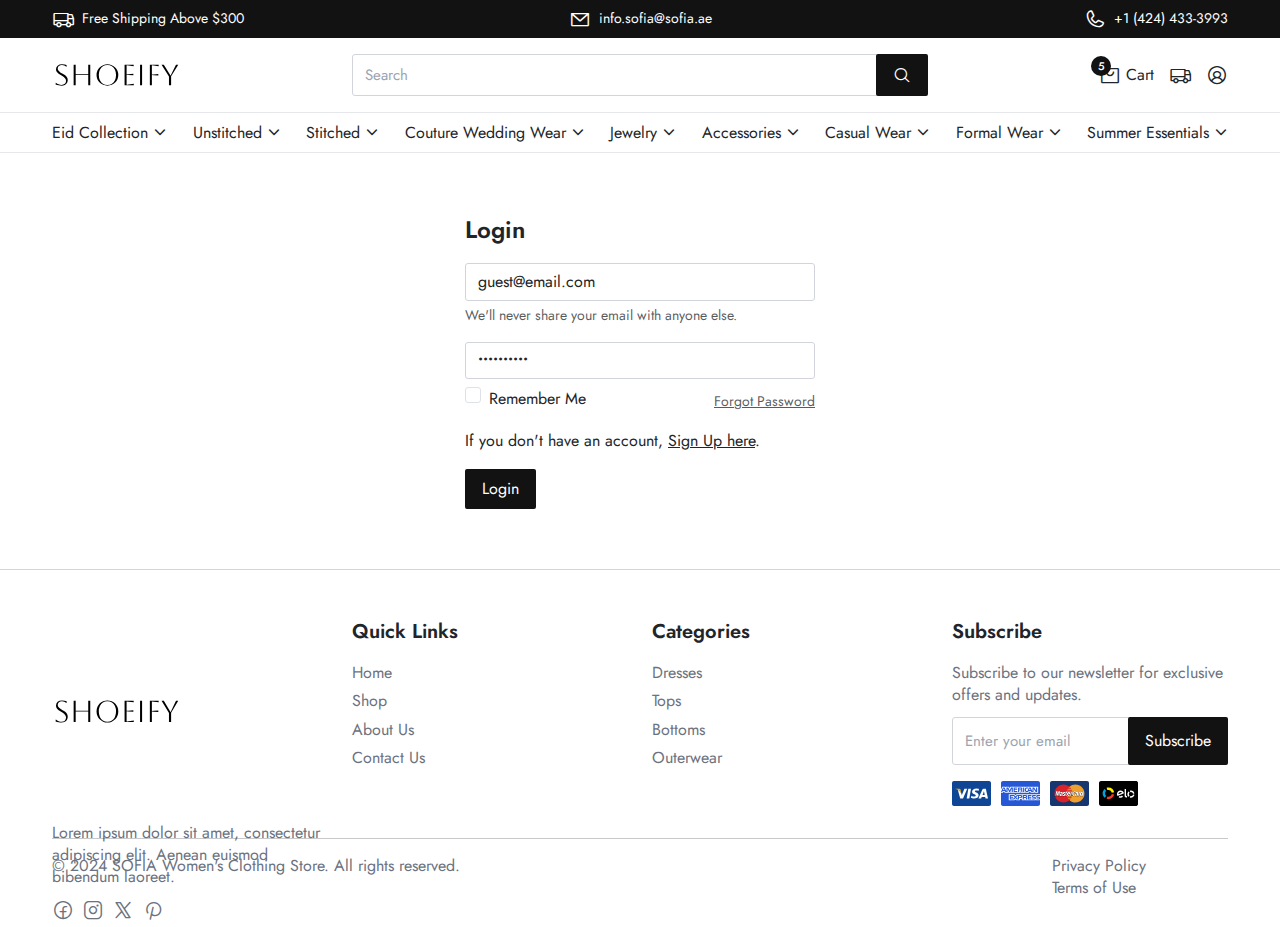
<file: login.html>
<!DOCTYPE html>
<html lang="en">

<head>
  <meta charset="UTF-8">
  <meta name="viewport" content="width=device-width, initial-scale=1.0">
  <title>Sofia - Women's Clothes store</title>
  <link rel="stylesheet" href="css/bootstrap.min.css">
  <link rel="stylesheet" href="css/swiper.min.css">
  <link rel="stylesheet" href="css/styles.css">
  <link rel="stylesheet" href="css/responsive.css">
  <!-- Favicon -->
  <link rel="icon" href="images/brand/favicon.svg" type="image/x-icon">
</head>

<body>
  <!-- offcanvas -->
  <div class="offcanvas offcanvas-end" tabindex="-1" id="cart_canvas" aria-labelledby="offcanvasExampleLabel">
    <div class="offcanvas-header">
      <h6 class="text-uppercase">shopping bag <span class="text-capitalize">(5 items)</span> </h6>
      <button type="button" class="btn-close" data-bs-dismiss="offcanvas"></button>
    </div>
    <div class="offcanvas-body bg-light">
      <ul class="list-unstyled">
        <li>
          <div class="card cart_product mb-3">
            <figure>
              <img src="images/shoeses/shoes_1.webp" class="" alt="...">
            </figure>
            <div class="card-body">
              <h5 class="card-title">drs-01</h5>
              <p class="card-text">Rs. 16,650</p>
            </div>
            <div class="card-footer">
              <button class="btn">
                <i class="ph ph-trash"></i>
              </button>
            </div>
          </div>
        </li>
        <li>
          <div class="card cart_product mb-3">
            <figure>
              <img src="images/shoeses/shoes_2.webp" class="" alt="...">
            </figure>
            <div class="card-body">
              <h5 class="card-title">drs-02</h5>
              <p class="card-text">Rs. 18,950</p>
            </div>
            <div class="card-footer">
              <button class="btn">
                <i class="ph ph-trash"></i>
              </button>
            </div>
          </div>
        </li>
        <li>
          <div class="card cart_product mb-3">
            <figure>
              <img src="images/shoeses/shoes_3.webp" class="" alt="...">
            </figure>
            <div class="card-body">
              <h5 class="card-title">drs-03</h5>
              <p class="card-text">Rs. 21,350</p>
            </div>
            <div class="card-footer">
              <button class="btn">
                <i class="ph ph-trash"></i>
              </button>
            </div>
          </div>
        </li>
        <li>
          <div class="card cart_product mb-3">
            <figure>
              <img src="images/shoeses/shoes_4.webp" class="" alt="...">
            </figure>
            <div class="card-body">
              <h5 class="card-title">drs-04</h5>
              <p class="card-text">Rs. 24,500</p>
            </div>
            <div class="card-footer">
              <button class="btn">
                <i class="ph ph-trash"></i>
              </button>
            </div>
          </div>
        </li>
        <li>
          <div class="card cart_product mb-3">
            <figure>
              <img src="images/shoeses/shoes_5.webp" class="" alt="...">
            </figure>
            <div class="card-body">
              <h5 class="card-title">drs-05</h5>
              <p class="card-text">Rs. 28,750</p>
            </div>
            <div class="card-footer">
              <button class="btn">
                <i class="ph ph-trash"></i>
              </button>
            </div>
          </div>
        </li>
      </ul>
    </div>
    <div class="offcanvas-footer">
      <div class="d-flex gap-2 w-100 align-items-center justify-content-between">
        <h6 class="fw-normal">Sub Total</h6>
        <h6 class="fw-normal">$20.63</h6>
      </div>
      <small class="text-center w-100 mt-2 mb-3 d-block">Shipping, taxes, and discount codes calculated at checkout.</small>
      <a href="checkout.html" class="btn w-100">
        <span>Check Out</span>
      </a>
      <a href="cart.html" class="text_btn mt-2">
        <span>View all cart</span>
      </a>
    </div>
  </div>
  <!-- end offcanvas -->
  <!--============================
  =            Header            =
  =============================-->
  <header>
    <div class="header_top d-sm-block d-none xs-width py-2 text-white">
      <div class="container">
        <div class="row">
          <div class="col-sm-4">
            <div class="d-flex align-items-center justify-content-start gap-2">
              <i class="ph ph-truck"></i>
              <p class="small">Free Shipping Above $300</p>
            </div>
          </div>
          <div class="col-sm-4 d-none d-sm-block">
            <div class="d-flex align-items-center justify-content-center gap-2">
              <i class="ph ph-envelope-simple"></i>
              <p class="small">info.sofia@sofia.ae</p>
            </div>
          </div>
          <div class="col-sm-4">
            <div class="d-flex align-items-center justify-content-end gap-2">
              <i class="ph ph-phone"></i>
              <p class="small">+1 (424) 433-3993</p>
            </div>
          </div>
        </div>
      </div>
    </div>
    <div class="header_middle xs-width py-3">
      <div class="container">
        <div class="row">
          <div class="col-md-3 col-6">
            <a href="index.html" class="logo">
              <img src="images/brand/logo.svg"/ alt="Brand Logo">
            </a>
          </div>
          <div class="col-sm-6 d-md-block d-none">
            <div class="header_search_wrapper">
              <a href="#" class="header_icon d-md-none d-flex">
                <i class="ph ph-magnifying-glass"></i>
              </a>
              <form class="form-inline w-100 d-md-flex d-none">
                <div class="input-group">
                  <input type="text" class="form-control" placeholder="Search" aria-label="Search" aria-describedby="search-addon">
                  <div class="input-group-append">
                    <button class="btn btn-primary" type="submit"><i class="ph ph-magnifying-glass"></i></button>
                  </div>
                </div>
              </form>
            </div>
          </div>
          <div class="col-md-3 col-6">
            <div class="header_ecom_icons">
              <a href="cart.html" class="header_icon icon_badge" data-bs-toggle="offcanvas" data-bs-target="#cart_canvas" data-value="5">
                <i class="ph ph-shopping-bag"></i>
                <span class="d-md-block d-none">Cart</span>
              </a>
              <a href="cart.html" class="header_icon d-flex d-md-none">
                <i class="ph ph-magnifying-glass"></i>
              </a>
              <a href="track_order.html" class="header_icon d-flex">
                <i class="ph ph-truck"></i>
              </a>
              <a href="login.html" class="header_icon">
                <i class="ph ph-user-circle"></i>
              </a>
            </div>
          </div>
        </div>
      </div>
    </div>
    <div class="header_bottom xs-width">
      <div class="container">
        <div class="row">
          <div class="col-lg-12 col-sm-2">
            <button data-bs-toggle="offcanvas" data-bs-target="#menu" class="sale_btn d-lg-none px-3 d-flex">
              <i class="ph ph-list"></i>
            </button>
            <div id="menu" class="menu">
              <div class="offcanvas-header d-lg-none d-flex">
                <h5 class="">Menu</h5>
                <button type="button" class="btn-close" data-bs-dismiss="offcanvas"></button>
              </div>
              <div class="offcanvas-body overflow">
                <ul class="header_categories d-lg-flex justify-content-between align-items-center gap-4">
                  <li>
                    <a class="text-capitalize" href="javascript:void(0)">eid collection</a>
                    <div class="dropdown-menu">
                      <a href="single_collection.html" class="dropdown-item">
                        <i class="ph ph-caret-right"></i>
                        <span>Unstitched</span>
                      </a>
                      <a href="single_collection.html" class="dropdown-item">
                        <i class="ph ph-caret-right"></i>
                        <span>Stitched</span>
                      </a>
                      <a href="single_collection.html" class="dropdown-item">
                        <i class="ph ph-caret-right"></i>
                        <span>Luxury Formals</span>
                      </a>
                      <a href="collections.html" class="dropdown-item">
                        <i class="ph ph-caret-right"></i>
                        <span>View All</span>
                      </a>
                    </div>
                  </li>
                  <li>
                    <a class="text-capitalize" href="javascript:void(0)">Unstitched</a>
                    <div class="dropdown-menu">
                      <a href="single_collection.html" class="dropdown-item">
                        <i class="ph ph-caret-right"></i>
                        <span>Cotton Unstitched</span>
                      </a>
                      <a href="single_collection.html" class="dropdown-item">
                        <i class="ph ph-caret-right"></i>
                        <span>Lawn Unstitched</span>
                      </a>
                      <a href="single_collection.html" class="dropdown-item">
                        <i class="ph ph-caret-right"></i>
                        <span>Embroidered Unstitched</span>
                      </a>
                      <a href="single_collection.html" class="dropdown-item">
                        <i class="ph ph-caret-right"></i>
                        <span>Printed Unstitched</span>
                      </a>
                    </div>
                  </li>
                  <li>
                    <a class="text-capitalize" href="javascript:void(0)">Stitched</a>
                    <div class="dropdown-menu">
                      <a href="single_collection.html" class="dropdown-item">
                        <i class="ph ph-caret-right"></i>
                        <span>Casual Stitched</span>
                      </a>
                      <a href="single_collection.html" class="dropdown-item">
                        <i class="ph ph-caret-right"></i>
                        <span>Formal Stitched</span>
                      </a>
                      <a href="single_collection.html" class="dropdown-item">
                        <i class="ph ph-caret-right"></i>
                        <span>Designer Stitched</span>
                      </a>
                      <a href="single_collection.html" class="dropdown-item">
                        <i class="ph ph-caret-right"></i>
                        <span>Party Wear Stitched</span>
                      </a>
                    </div>
                  </li>
                  <li>
                    <a class="text-capitalize" href="javascript:void(0)">Couture Wedding Wear</a>
                    <div class="dropdown-menu">
                      <a href="single_collection.html" class="dropdown-item">
                        <i class="ph ph-caret-right"></i>
                        <span>Bridal Dresses</span>
                      </a>
                      <a href="single_collection.html" class="dropdown-item">
                        <i class="ph ph-caret-right"></i>
                        <span>Groom Sherwanis</span>
                      </a>
                      <a href="single_collection.html" class="dropdown-item">
                        <i class="ph ph-caret-right"></i>
                        <span>Wedding Accessories</span>
                      </a>
                    </div>
                  </li>
                  <li>
                    <a class="text-capitalize" href="javascript:void(0)">Jewelry</a>
                    <div class="dropdown-menu">
                      <a href="single_collection.html" class="dropdown-item">
                        <i class="ph ph-caret-right"></i>
                        <span>Earrings</span>
                      </a>
                      <a href="single_collection.html" class="dropdown-item">
                        <i class="ph ph-caret-right"></i>
                        <span>Necklaces</span>
                      </a>
                      <a href="single_collection.html" class="dropdown-item">
                        <i class="ph ph-caret-right"></i>
                        <span>Bracelets</span>
                      </a>
                    </div>
                  </li>
                  <li>
                    <a class="text-capitalize" href="javascript:void(0)">Accessories</a>
                    <div class="dropdown-menu">
                      <a href="single_collection.html" class="dropdown-item">
                        <i class="ph ph-caret-right"></i>
                        <span>Bags</span>
                      </a>
                      <a href="single_collection.html" class="dropdown-item">
                        <i class="ph ph-caret-right"></i>
                        <span>Belts</span>
                      </a>
                      <a href="single_collection.html" class="dropdown-item">
                        <i class="ph ph-caret-right"></i>
                        <span>Scarves</span>
                      </a>
                    </div>
                  </li>
                  <li>
                    <a class="text-capitalize" href="javascript:void(0)">Casual Wear</a>
                    <div class="dropdown-menu">
                      <a href="single_collection.html" class="dropdown-item">
                        <i class="ph ph-caret-right"></i>
                        <span>Everyday Comfort</span>
                      </a>
                      <a href="single_collection.html" class="dropdown-item">
                        <i class="ph ph-caret-right"></i>
                        <span>Weekend Vibes</span>
                      </a>
                    </div>
                  </li>
                  <li>
                    <a class="text-capitalize" href="javascript:void(0)">Formal Wear</a>
                    <div class="dropdown-menu">
                      <a href="single_collection.html" class="dropdown-item">
                        <i class="ph ph-caret-right"></i>
                        <span>Office Attire</span>
                      </a>
                      <a href="single_collection.html" class="dropdown-item">
                        <i class="ph ph-caret-right"></i>
                        <span>Business Meetings</span>
                      </a>
                    </div>
                  </li>
                  <li>
                    <a class="text-capitalize" href="javascript:void(0)">Summer Essentials</a>
                    <div class="dropdown-menu">
                      <a href="single_collection.html" class="dropdown-item">
                        <i class="ph ph-caret-right"></i>
                        <span>Light Dresses</span>
                      </a>
                      <a href="single_collection.html" class="dropdown-item">
                        <i class="ph ph-caret-right"></i>
                        <span>Breezy Tops</span>
                      </a>
                    </div>
                  </li>
                </ul>
              </div>
            </div>
          </div>
        </div>
      </div>
    </div>
  </header>
  <!--====  End of Footer  ====-->
  <!--==========================
  =            Main            =
  ===========================-->
  <main>
    <section>
      <div class="container">
        <div class="row">
          <div class="col-12">
            <div class="form_wrapper">
              <h4 class="mb-3">Login</h4>
              <form action="my_account.html" method="post">
                <div class="mb-3">
                  <input type="email" class="form-control" required value="guest@email.com" id="email" aria-describedby="emailHelp" placeholder="Enter email">
                  <div id="emailHelp" class="form-text">We'll never share your email with anyone else.</div>
                </div>
                <div class="mb-2">
                  <input type="password" class="form-control" required value="guest12345" id="password" placeholder="Password">
                </div>
                <div class="mb-3 d-flex justify-content-between align-items-center gap-2">
                  <div class="form-check">
                    <input type="checkbox" class="form-check-input" id="exampleCheck1">
                    <label class="form-check-label" for="exampleCheck1">Remember Me</label>
                  </div>
                  <a href="forgot.html" class="text-decoration-underline form-text d-block text-end">Forgot Password</a>
                </div>
                <div class="mb-3">
                  If you don't have an account, <a href="signup.html" class="text-decoration-underline">Sign Up here</a>.</p>
                </div>
                <button class="btn">
                  <span>Login</span>
                </button>
              </form>
            </div>
          </div>
        </div>
      </div>
    </section>
  </main>
  <!--====  End of Main  ====-->
  <!--============================
  =            Footer            =
  =============================-->
  <footer class="footer pt-5 pb-2">
    <div class="container">
      <div class="row">
        <div class="col-lg-3 col-md-4 col-sm-6 col-12 mb-3">
          <a href="index.html" class="logo mx-0 mb-3">
            <img src="images/brand/logo.svg" alt="">
          </a>
          <p>Lorem ipsum dolor sit amet, consectetur adipiscing elit. Aenean euismod bibendum laoreet.</p>
          <div class="d-flex gap-2 align-items-center">
            <a href="#"><i class="ph ph-facebook-logo"></i></a>
            <a href="#"><i class="ph ph-instagram-logo"></i></a>
            <a href="#"><i class="ph ph-x-logo"></i></a>
            <a href="#"><i class="ph ph-pinterest-logo"></i></a>
          </div>
        </div>
        <div class="col-lg-3 col-md-4 col-sm-6 col-12 mb-3">
          <h5 class="mb-3">Quick Links</h5>
          <ul class="list-unstyled">
            <li><a href="#">Home</a></li>
            <li><a href="#">Shop</a></li>
            <li><a href="#">About Us</a></li>
            <li><a href="#">Contact Us</a></li>
          </ul>
        </div>
        <div class="col-lg-3 col-md-4 col-sm-6 col-12 mb-3">
          <h5 class="mb-3">Categories</h5>
          <ul class="list-unstyled">
            <li><a href="#">Dresses</a></li>
            <li><a href="#">Tops</a></li>
            <li><a href="#">Bottoms</a></li>
            <li><a href="#">Outerwear</a></li>
          </ul>
        </div>
        <div class="col-lg-3 col-md-4 col-sm-6 col-12 mb-3">
          <h5 class="mb-3">Subscribe</h5>
          <p>Subscribe to our newsletter for exclusive offers and updates.</p>
          <form action="#" method="post" class="subscribe-form">
            <div class="input-group">
              <input type="email" class="form-control" placeholder="Enter your email" required>
              <div class="input-group-append">
                <button class="btn btn-primary" type="submit">Subscribe</button>
              </div>
            </div>
          </form>
          <div class="footer_payment_methods mt-3">
            <figure class="method">
              <img src="images/payments/visa.svg" alt="visa">
            </figure>
            <figure class="method">
              <img src="images/payments/amex.svg" alt="amex">
            </figure>
            <figure class="method">
              <img src="images/payments/mastercard.svg" alt="mastercard">
            </figure>
            <figure class="method">
              <img src="images/payments/elo.svg" alt="elo">
            </figure>
          </div>
        </div>
      </div>
      <hr>
      <div class="row">
        <div class="col-md-10">
          <p>&copy; 2024 SOFIA Women's Clothing Store. All rights reserved.</p>
        </div>
        <div class="col-md-2 text-md-right">
          <ul class="list-inline">
            <li class="list-inline-item"><a href="#">Privacy Policy</a></li>
            <li class="list-inline-item"><a href="#">Terms of Use</a></li>
          </ul>
        </div>
      </div>
    </div>
  </footer>
  <!--====  End of Footer  ====-->
  <!-- Scripts Files -->
  <script src="js/jquery.min.js"></script>
  <script src="js/bootstrap.min.js"></script>
  <script src="js/swiper.min.js"></script>
  <script src="js/phosphor-icons.js"></script>
  <script src="js/script.js"></script>
</body>

</html>
</file>
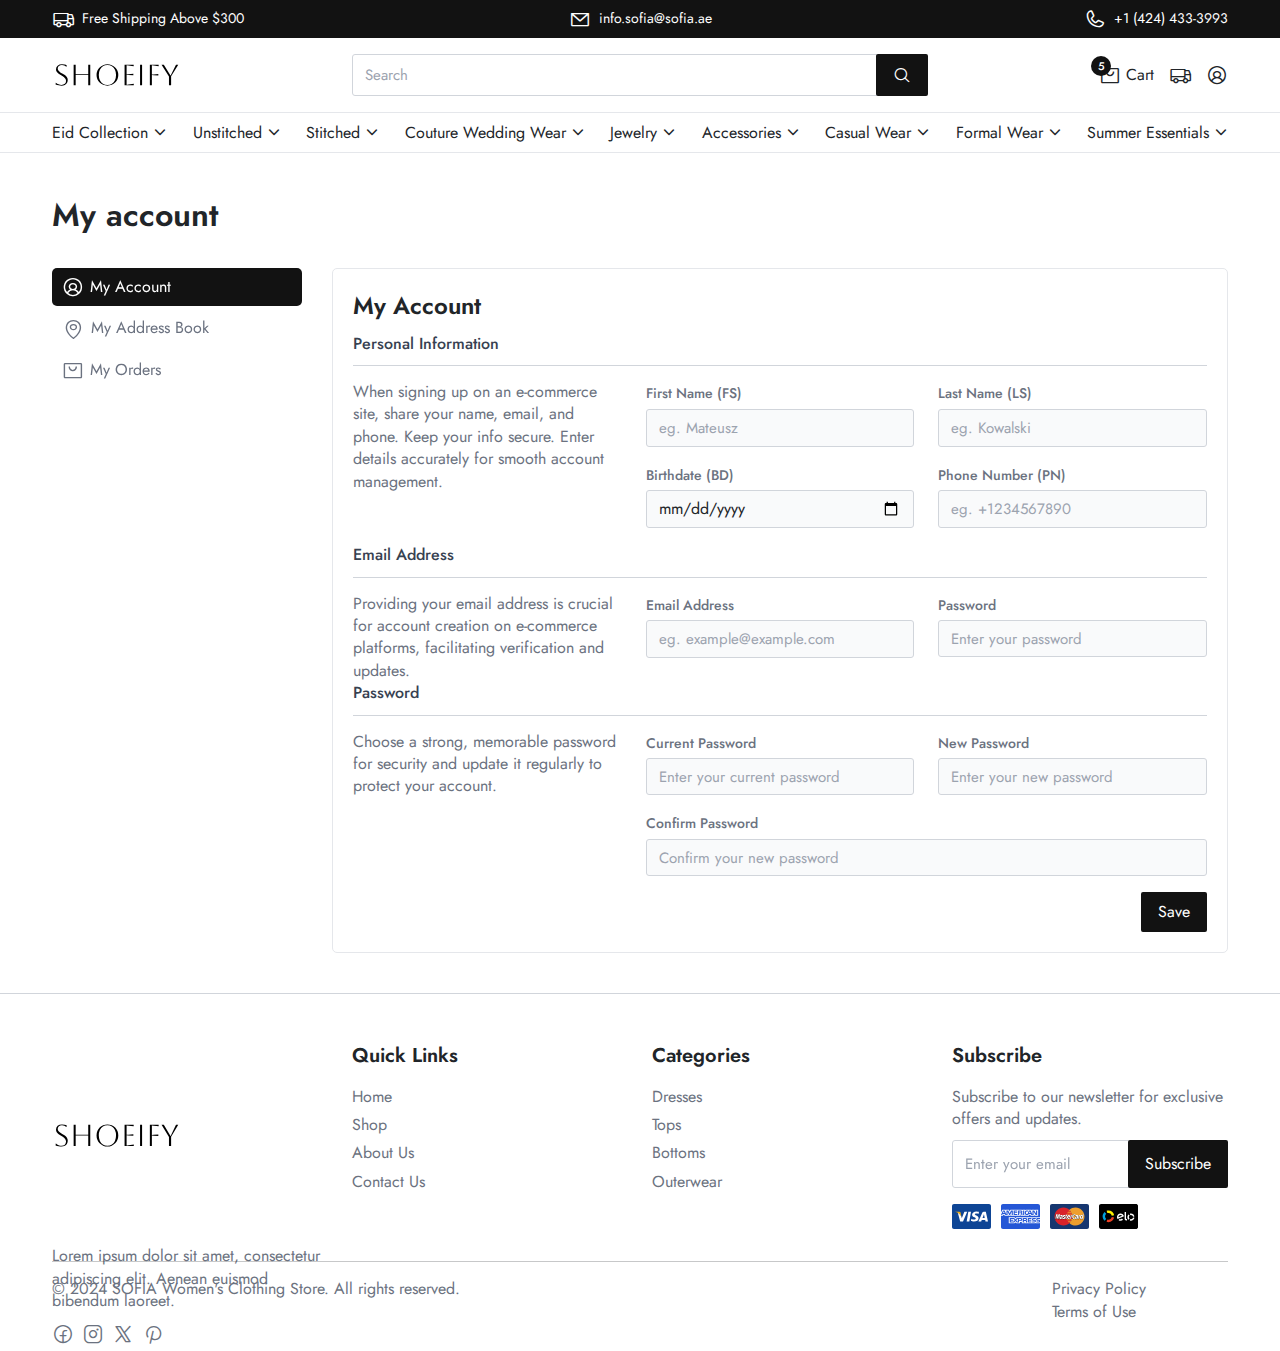
<file: my_account.html>
<!DOCTYPE html>
<html lang="en">

<head>
  <meta charset="UTF-8">
  <meta name="viewport" content="width=device-width, initial-scale=1.0">
  <title>Sofia - Women's Clothes store</title>
  <link rel="stylesheet" href="css/bootstrap.min.css">
  <link rel="stylesheet" href="css/swiper.min.css">
  <link rel="stylesheet" href="css/styles.css">
  <link rel="stylesheet" href="css/responsive.css">
  <!-- Favicon -->
  <link rel="icon" href="images/brand/favicon.svg" type="image/x-icon">
</head>

<body>
  <!-- offcanvas -->
  <div class="offcanvas offcanvas-end" id="cart_canvas">
    <div class="offcanvas-header">
      <h6 class="text-uppercase">shopping bag <span class="text-capitalize">(5 items)</span> </h6>
      <button type="button" class="btn-close" data-bs-dismiss="offcanvas"></button>
    </div>
    <div class="offcanvas-body bg-light">
      <ul class="list-unstyled">
        <li>
          <div class="card cart_product mb-3">
            <figure>
              <img src="images/shoeses/shoes_1.webp" class="" alt="...">
            </figure>
            <div class="card-body">
              <h5 class="card-title">drs-01</h5>
              <p class="card-text">Rs. 16,650</p>
            </div>
            <div class="card-footer">
              <button class="btn">
                <i class="ph ph-trash"></i>
              </button>
            </div>
          </div>
        </li>
        <li>
          <div class="card cart_product mb-3">
            <figure>
              <img src="images/shoeses/shoes_2.webp" class="" alt="...">
            </figure>
            <div class="card-body">
              <h5 class="card-title">drs-02</h5>
              <p class="card-text">Rs. 18,950</p>
            </div>
            <div class="card-footer">
              <button class="btn">
                <i class="ph ph-trash"></i>
              </button>
            </div>
          </div>
        </li>
        <li>
          <div class="card cart_product mb-3">
            <figure>
              <img src="images/shoeses/shoes_3.webp" class="" alt="...">
            </figure>
            <div class="card-body">
              <h5 class="card-title">drs-03</h5>
              <p class="card-text">Rs. 21,350</p>
            </div>
            <div class="card-footer">
              <button class="btn">
                <i class="ph ph-trash"></i>
              </button>
            </div>
          </div>
        </li>
        <li>
          <div class="card cart_product mb-3">
            <figure>
              <img src="images/shoeses/shoes_4.webp" class="" alt="...">
            </figure>
            <div class="card-body">
              <h5 class="card-title">drs-04</h5>
              <p class="card-text">Rs. 24,500</p>
            </div>
            <div class="card-footer">
              <button class="btn">
                <i class="ph ph-trash"></i>
              </button>
            </div>
          </div>
        </li>
        <li>
          <div class="card cart_product mb-3">
            <figure>
              <img src="images/shoeses/shoes_5.webp" class="" alt="...">
            </figure>
            <div class="card-body">
              <h5 class="card-title">drs-05</h5>
              <p class="card-text">Rs. 28,750</p>
            </div>
            <div class="card-footer">
              <button class="btn">
                <i class="ph ph-trash"></i>
              </button>
            </div>
          </div>
        </li>
      </ul>
    </div>
    <div class="offcanvas-footer">
      <div class="d-flex gap-2 w-100 align-items-center justify-content-between">
        <h6 class="fw-normal">Sub Total</h6>
        <h6 class="fw-normal">$20.63</h6>
      </div>
      <small class="text-center w-100 mt-2 mb-3 d-block">Shipping, taxes, and discount codes calculated at checkout.</small>
      <a href="checkout.html" class="btn w-100">
        <span>Check Out</span>
      </a>
      <a href="cart.html" class="text_btn mt-2">
        <span>View all cart</span>
      </a>
    </div>
  </div>
  <!-- end offcanvas -->
  <!--============================
  =            Header            =
  =============================-->
  <header>
    <div class="header_top d-sm-block d-none xs-width py-2 text-white">
      <div class="container">
        <div class="row">
          <div class="col-sm-4">
            <div class="d-flex align-items-center justify-content-start gap-2">
              <i class="ph ph-truck"></i>
              <p class="small">Free Shipping Above $300</p>
            </div>
          </div>
          <div class="col-sm-4 d-none d-sm-block">
            <div class="d-flex align-items-center justify-content-center gap-2">
              <i class="ph ph-envelope-simple"></i>
              <p class="small">info.sofia@sofia.ae</p>
            </div>
          </div>
          <div class="col-sm-4">
            <div class="d-flex align-items-center justify-content-end gap-2">
              <i class="ph ph-phone"></i>
              <p class="small">+1 (424) 433-3993</p>
            </div>
          </div>
        </div>
      </div>
    </div>
    <div class="header_middle xs-width py-3">
      <div class="container">
        <div class="row">
          <div class="col-md-3 col-6">
            <a href="index.html" class="logo">
              <img src="images/brand/logo.svg"/ alt="Brand Logo">
            </a>
          </div>
          <div class="col-sm-6 d-md-block d-none">
            <div class="header_search_wrapper">
              <a href="#" class="header_icon d-md-none d-flex">
                <i class="ph ph-magnifying-glass"></i>
              </a>
              <form class="form-inline w-100 d-md-flex d-none">
                <div class="input-group">
                  <input type="text" class="form-control" placeholder="Search" aria-label="Search" aria-describedby="search-addon">
                  <div class="input-group-append">
                    <button class="btn btn-primary" type="submit"><i class="ph ph-magnifying-glass"></i></button>
                  </div>
                </div>
              </form>
            </div>
          </div>
          <div class="col-md-3 col-6">
            <div class="header_ecom_icons">
              <a href="cart.html" class="header_icon icon_badge" data-bs-toggle="offcanvas" data-bs-target="#cart_canvas" data-value="5">
                <i class="ph ph-shopping-bag"></i>
                <span class="d-md-block d-none">Cart</span>
              </a>
              <a href="cart.html" class="header_icon d-flex d-md-none">
                <i class="ph ph-magnifying-glass"></i>
              </a>
              <a href="track_order.html" class="header_icon d-flex">
                <i class="ph ph-truck"></i>
              </a>
              <a href="login.html" class="header_icon">
                <i class="ph ph-user-circle"></i>
              </a>
            </div>
          </div>
        </div>
      </div>
    </div>
    <div class="header_bottom xs-width">
      <div class="container">
        <div class="row">
          <div class="col-lg-12 col-sm-2">
            <button data-bs-toggle="offcanvas" data-bs-target="#menu" class="sale_btn d-lg-none px-3 d-flex">
              <i class="ph ph-list"></i>
            </button>
            <div id="menu" class="menu">
              <div class="offcanvas-header d-lg-none d-flex">
                <h5 class="">Menu</h5>
                <button type="button" class="btn-close" data-bs-dismiss="offcanvas"></button>
              </div>
              <div class="offcanvas-body overflow">
                <ul class="header_categories d-lg-flex justify-content-between align-items-center gap-4">
                  <li>
                    <a class="text-capitalize" href="javascript:void(0)">eid collection</a>
                    <div class="dropdown-menu">
                      <a href="single_collection.html" class="dropdown-item">
                        <i class="ph ph-caret-right"></i>
                        <span>Unstitched</span>
                      </a>
                      <a href="single_collection.html" class="dropdown-item">
                        <i class="ph ph-caret-right"></i>
                        <span>Stitched</span>
                      </a>
                      <a href="single_collection.html" class="dropdown-item">
                        <i class="ph ph-caret-right"></i>
                        <span>Luxury Formals</span>
                      </a>
                      <a href="collections.html" class="dropdown-item">
                        <i class="ph ph-caret-right"></i>
                        <span>View All</span>
                      </a>
                    </div>
                  </li>
                  <li>
                    <a class="text-capitalize" href="javascript:void(0)">Unstitched</a>
                    <div class="dropdown-menu">
                      <a href="single_collection.html" class="dropdown-item">
                        <i class="ph ph-caret-right"></i>
                        <span>Cotton Unstitched</span>
                      </a>
                      <a href="single_collection.html" class="dropdown-item">
                        <i class="ph ph-caret-right"></i>
                        <span>Lawn Unstitched</span>
                      </a>
                      <a href="single_collection.html" class="dropdown-item">
                        <i class="ph ph-caret-right"></i>
                        <span>Embroidered Unstitched</span>
                      </a>
                      <a href="single_collection.html" class="dropdown-item">
                        <i class="ph ph-caret-right"></i>
                        <span>Printed Unstitched</span>
                      </a>
                    </div>
                  </li>
                  <li>
                    <a class="text-capitalize" href="javascript:void(0)">Stitched</a>
                    <div class="dropdown-menu">
                      <a href="single_collection.html" class="dropdown-item">
                        <i class="ph ph-caret-right"></i>
                        <span>Casual Stitched</span>
                      </a>
                      <a href="single_collection.html" class="dropdown-item">
                        <i class="ph ph-caret-right"></i>
                        <span>Formal Stitched</span>
                      </a>
                      <a href="single_collection.html" class="dropdown-item">
                        <i class="ph ph-caret-right"></i>
                        <span>Designer Stitched</span>
                      </a>
                      <a href="single_collection.html" class="dropdown-item">
                        <i class="ph ph-caret-right"></i>
                        <span>Party Wear Stitched</span>
                      </a>
                    </div>
                  </li>
                  <li>
                    <a class="text-capitalize" href="javascript:void(0)">Couture Wedding Wear</a>
                    <div class="dropdown-menu">
                      <a href="single_collection.html" class="dropdown-item">
                        <i class="ph ph-caret-right"></i>
                        <span>Bridal Dresses</span>
                      </a>
                      <a href="single_collection.html" class="dropdown-item">
                        <i class="ph ph-caret-right"></i>
                        <span>Groom Sherwanis</span>
                      </a>
                      <a href="single_collection.html" class="dropdown-item">
                        <i class="ph ph-caret-right"></i>
                        <span>Wedding Accessories</span>
                      </a>
                    </div>
                  </li>
                  <li>
                    <a class="text-capitalize" href="javascript:void(0)">Jewelry</a>
                    <div class="dropdown-menu">
                      <a href="single_collection.html" class="dropdown-item">
                        <i class="ph ph-caret-right"></i>
                        <span>Earrings</span>
                      </a>
                      <a href="single_collection.html" class="dropdown-item">
                        <i class="ph ph-caret-right"></i>
                        <span>Necklaces</span>
                      </a>
                      <a href="single_collection.html" class="dropdown-item">
                        <i class="ph ph-caret-right"></i>
                        <span>Bracelets</span>
                      </a>
                    </div>
                  </li>
                  <li>
                    <a class="text-capitalize" href="javascript:void(0)">Accessories</a>
                    <div class="dropdown-menu">
                      <a href="single_collection.html" class="dropdown-item">
                        <i class="ph ph-caret-right"></i>
                        <span>Bags</span>
                      </a>
                      <a href="single_collection.html" class="dropdown-item">
                        <i class="ph ph-caret-right"></i>
                        <span>Belts</span>
                      </a>
                      <a href="single_collection.html" class="dropdown-item">
                        <i class="ph ph-caret-right"></i>
                        <span>Scarves</span>
                      </a>
                    </div>
                  </li>
                  <li>
                    <a class="text-capitalize" href="javascript:void(0)">Casual Wear</a>
                    <div class="dropdown-menu">
                      <a href="single_collection.html" class="dropdown-item">
                        <i class="ph ph-caret-right"></i>
                        <span>Everyday Comfort</span>
                      </a>
                      <a href="single_collection.html" class="dropdown-item">
                        <i class="ph ph-caret-right"></i>
                        <span>Weekend Vibes</span>
                      </a>
                    </div>
                  </li>
                  <li>
                    <a class="text-capitalize" href="javascript:void(0)">Formal Wear</a>
                    <div class="dropdown-menu">
                      <a href="single_collection.html" class="dropdown-item">
                        <i class="ph ph-caret-right"></i>
                        <span>Office Attire</span>
                      </a>
                      <a href="single_collection.html" class="dropdown-item">
                        <i class="ph ph-caret-right"></i>
                        <span>Business Meetings</span>
                      </a>
                    </div>
                  </li>
                  <li>
                    <a class="text-capitalize" href="javascript:void(0)">Summer Essentials</a>
                    <div class="dropdown-menu">
                      <a href="single_collection.html" class="dropdown-item">
                        <i class="ph ph-caret-right"></i>
                        <span>Light Dresses</span>
                      </a>
                      <a href="single_collection.html" class="dropdown-item">
                        <i class="ph ph-caret-right"></i>
                        <span>Breezy Tops</span>
                      </a>
                    </div>
                  </li>
                </ul>
              </div>
            </div>
          </div>
        </div>
      </div>
    </div>
  </header>
  <!--====  End of Header  ====-->
  <!--==========================
  =            Main            =
  ===========================-->
  <main>
    <section class="account">
      <div class="container">
        <div class="row">
          <div class="col-md-12">
            <div class="heading">
              <h2 class="heading_title">My account</h2>
            </div>
            <div class="account_wrapper">
              <div class="account_sidebar">
                <ul class="account_list">
                  <li>
                    <a class="active" href="my_account.html">
                      <i class="ph ph-user-circle"></i>
                      <span>My account</span>
                    </a>
                  </li>
                  <li>
                    <a href="address_book.html">
                      <i class="ph ph-map-pin"></i>
                      <span>My address book</span>
                    </a>
                  </li>
                  <li>
                    <a href="orders.html">
                      <i class="ph ph-shopping-bag"></i>
                      <span>My orders</span>
                    </a>
                  </li>
                </ul>
              </div>
              <div class="account_main">
                <h4>My account</h4>
                <form class="account_form">
                  <div class="form-row">
                    <h5>Personal Information</h5>
                    <div class="row">
                      <div class="col-lg-4">
                        <p>When signing up on an e-commerce site, share your name, email, and phone. Keep your info secure. Enter details accurately for smooth account management.</p>
                      </div>
                      <div class="col-lg-4">
                        <div class="mb-3">
                          <label for="firstName" class="form-label">First Name (FS)</label>
                          <input type="text" class="form-control" id="firstName" placeholder="eg. Mateusz">
                        </div>
                        <div class="mb-3">
                          <label for="birthdate" class="form-label">Birthdate (BD)</label>
                          <input type="date" class="form-control" id="birthdate">
                        </div>
                      </div>
                      <div class="col-lg-4">
                        <div class="mb-3">
                          <label for="lastName" class="form-label">Last Name (LS)</label>
                          <input type="text" class="form-control" id="lastName" placeholder="eg. Kowalski">
                        </div>
                        <div class="mb-3">
                          <label for="phoneNumber" class="form-label">Phone Number (PN)</label>
                          <input type="tel" class="form-control" id="phoneNumber" placeholder="eg. +1234567890">
                        </div>
                      </div>
                    </div>
                  </div>
                  <div class="form-row">
                    <h5>Email Address</h5>
                    <div class="row">
                      <div class="col-lg-4">
                        <p>Providing your email address is crucial for account creation on e-commerce platforms, facilitating verification and updates.</p>
                      </div>
                      <div class="col-lg-4">
                        <div class="mb-3">
                          <label for="email" class="form-label">Email Address</label>
                          <input type="email" class="form-control" id="email" placeholder="eg. example@example.com">
                        </div>
                      </div>
                      <div class="col-lg-4">
                        <div class="mb-3">
                          <label for="password" class="form-label">Password</label>
                          <input type="password" class="form-control" id="password" placeholder="Enter your password">
                        </div>
                      </div>
                    </div>
                  </div>
                  <div class="form-row">
                    <h5>Password</h5>
                    <div class="row">
                      <div class="col-lg-4">
                        <p>Choose a strong, memorable password for security and update it regularly to protect your account.</p>
                      </div>
                      <div class="col-lg-4">
                        <div class="mb-3">
                          <label for="current-password" class="form-label">Current Password</label>
                          <input type="password" class="form-control" id="current-password" placeholder="Enter your current password">
                        </div>
                      </div>
                      <div class="col-lg-4">
                        <div class="mb-3">
                          <label for="new-password" class="form-label">New Password</label>
                          <input type="password" class="form-control" id="new-password" placeholder="Enter your new password">
                        </div>
                      </div>
                      <div class="col-lg-8 offset-lg-4">
                        <div class="mb-3">
                          <label for="confirm-password" class="form-label">Confirm Password</label>
                          <input type="password" class="form-control" id="confirm-password" placeholder="Confirm your new password">
                        </div>
                      </div>
                      <div class="col-lg-12">
                        <div class="d-flex align-items-center justify-content-end gap-2">
                          <button class="btn">
                            <span>Save</span>
                          </button>
                        </div>
                      </div>
                    </div>
                  </div>
                </form>
              </div>
            </div>
          </div>
        </div>
      </div>
    </section>
  </main>
  <!--====  End of Main  ====-->
  <!--============================
  =            Footer            =
  =============================-->
  <footer class="footer pt-5 pb-2">
    <div class="container">
      <div class="row">
        <div class="col-lg-3 col-md-4 col-sm-6 col-12 mb-3">
          <a href="index.html" class="logo mx-0 mb-3">
            <img src="images/brand/logo.svg" alt="">
          </a>
          <p>Lorem ipsum dolor sit amet, consectetur adipiscing elit. Aenean euismod bibendum laoreet.</p>
          <div class="d-flex gap-2 align-items-center">
            <a href="#"><i class="ph ph-facebook-logo"></i></a>
            <a href="#"><i class="ph ph-instagram-logo"></i></a>
            <a href="#"><i class="ph ph-x-logo"></i></a>
            <a href="#"><i class="ph ph-pinterest-logo"></i></a>
          </div>
        </div>
        <div class="col-lg-3 col-md-4 col-sm-6 col-12 mb-3">
          <h5 class="mb-3">Quick Links</h5>
          <ul class="list-unstyled">
            <li><a href="#">Home</a></li>
            <li><a href="#">Shop</a></li>
            <li><a href="#">About Us</a></li>
            <li><a href="#">Contact Us</a></li>
          </ul>
        </div>
        <div class="col-lg-3 col-md-4 col-sm-6 col-12 mb-3">
          <h5 class="mb-3">Categories</h5>
          <ul class="list-unstyled">
            <li><a href="#">Dresses</a></li>
            <li><a href="#">Tops</a></li>
            <li><a href="#">Bottoms</a></li>
            <li><a href="#">Outerwear</a></li>
          </ul>
        </div>
        <div class="col-lg-3 col-md-4 col-sm-6 col-12 mb-3">
          <h5 class="mb-3">Subscribe</h5>
          <p>Subscribe to our newsletter for exclusive offers and updates.</p>
          <form action="#" method="post" class="subscribe-form">
            <div class="input-group">
              <input type="email" class="form-control" placeholder="Enter your email" required>
              <div class="input-group-append">
                <button class="btn btn-primary" type="submit">Subscribe</button>
              </div>
            </div>
          </form>
          <div class="footer_payment_methods mt-3">
            <figure class="method">
              <img src="images/payments/visa.svg" alt="visa">
            </figure>
            <figure class="method">
              <img src="images/payments/amex.svg" alt="amex">
            </figure>
            <figure class="method">
              <img src="images/payments/mastercard.svg" alt="mastercard">
            </figure>
            <figure class="method">
              <img src="images/payments/elo.svg" alt="elo">
            </figure>
          </div>
        </div>
      </div>
      <hr>
      <div class="row">
        <div class="col-md-10">
          <p>&copy; 2024 SOFIA Women's Clothing Store. All rights reserved.</p>
        </div>
        <div class="col-md-2 text-md-right">
          <ul class="list-inline">
            <li class="list-inline-item"><a href="#">Privacy Policy</a></li>
            <li class="list-inline-item"><a href="#">Terms of Use</a></li>
          </ul>
        </div>
      </div>
    </div>
  </footer>
  <!--====  End of Footer  ====-->
  <!-- Scripts Files -->
  <script src="js/jquery.min.js"></script>
  <script src="js/bootstrap.min.js"></script>
  <script src="js/swiper.min.js"></script>
  <script src="js/phosphor-icons.js"></script>
  <script src="js/script.js"></script>
</body>

</html>
</file>
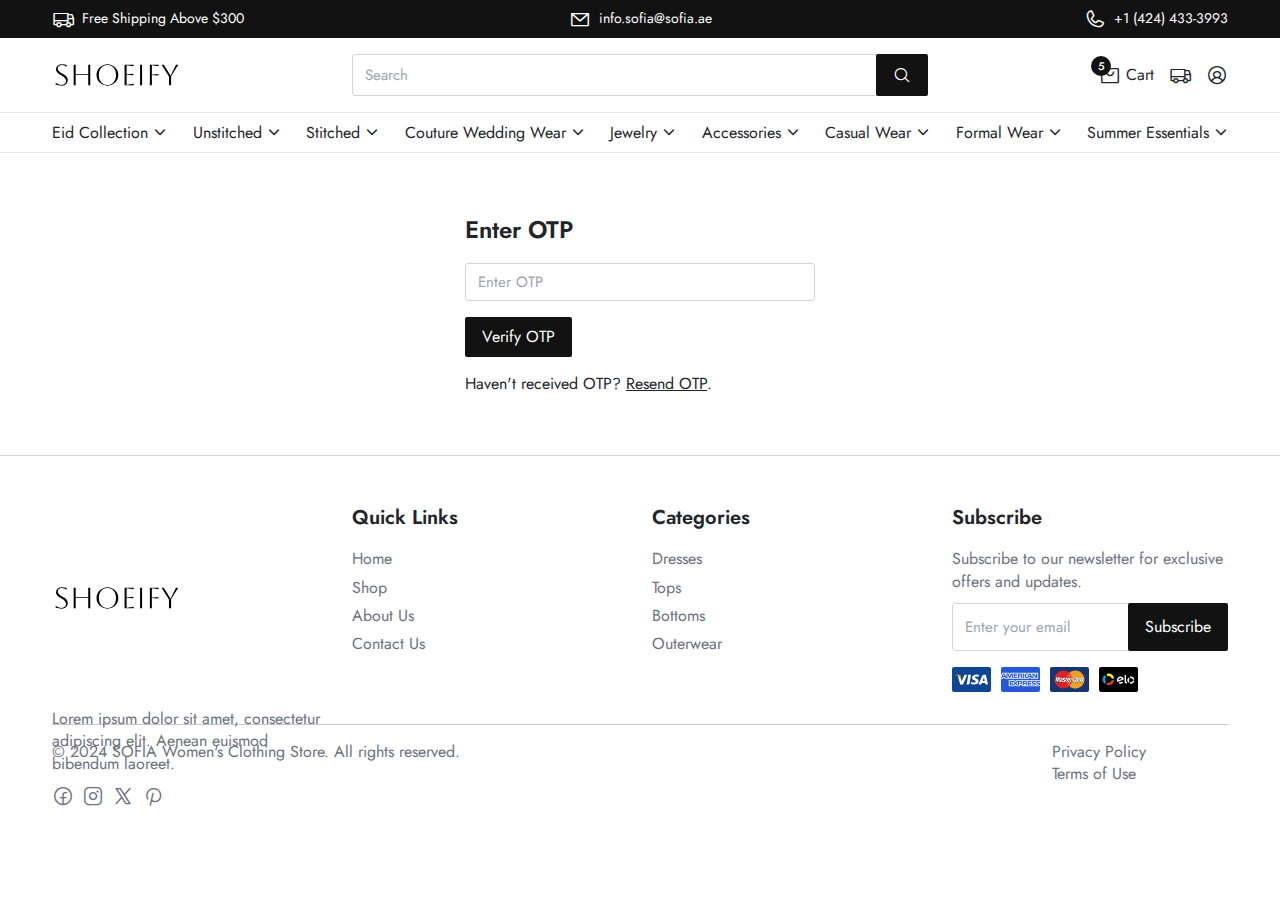
<file: opt.html>
<!DOCTYPE html>
<html lang="en">

<head>
  <meta charset="UTF-8">
  <meta name="viewport" content="width=device-width, initial-scale=1.0">
  <title>Sofia - Women's Clothes store</title>
  <link rel="stylesheet" href="css/bootstrap.min.css">
  <link rel="stylesheet" href="css/swiper.min.css">
  <link rel="stylesheet" href="css/styles.css">
  <link rel="stylesheet" href="css/responsive.css">
  <!-- Favicon -->
  <link rel="icon" href="images/brand/favicon.svg" type="image/x-icon">
</head>

<body>
  <!-- offcanvas -->
  <div class="offcanvas offcanvas-end" tabindex="-1" id="cart_canvas" aria-labelledby="offcanvasExampleLabel">
    <div class="offcanvas-header">
      <h6 class="text-uppercase">shopping bag <span class="text-capitalize">(5 items)</span> </h6>
      <button type="button" class="btn-close" data-bs-dismiss="offcanvas"></button>
    </div>
    <div class="offcanvas-body bg-light">
      <ul class="list-unstyled">
        <li>
          <div class="card cart_product mb-3">
            <figure>
              <img src="images/shoeses/shoes_1.webp" class="" alt="...">
            </figure>
            <div class="card-body">
              <h5 class="card-title">drs-01</h5>
              <p class="card-text">Rs. 16,650</p>
            </div>
            <div class="card-footer">
              <button class="btn">
                <i class="ph ph-trash"></i>
              </button>
            </div>
          </div>
        </li>
        <li>
          <div class="card cart_product mb-3">
            <figure>
              <img src="images/shoeses/shoes_2.webp" class="" alt="...">
            </figure>
            <div class="card-body">
              <h5 class="card-title">drs-02</h5>
              <p class="card-text">Rs. 18,950</p>
            </div>
            <div class="card-footer">
              <button class="btn">
                <i class="ph ph-trash"></i>
              </button>
            </div>
          </div>
        </li>
        <li>
          <div class="card cart_product mb-3">
            <figure>
              <img src="images/shoeses/shoes_3.webp" class="" alt="...">
            </figure>
            <div class="card-body">
              <h5 class="card-title">drs-03</h5>
              <p class="card-text">Rs. 21,350</p>
            </div>
            <div class="card-footer">
              <button class="btn">
                <i class="ph ph-trash"></i>
              </button>
            </div>
          </div>
        </li>
        <li>
          <div class="card cart_product mb-3">
            <figure>
              <img src="images/shoeses/shoes_4.webp" class="" alt="...">
            </figure>
            <div class="card-body">
              <h5 class="card-title">drs-04</h5>
              <p class="card-text">Rs. 24,500</p>
            </div>
            <div class="card-footer">
              <button class="btn">
                <i class="ph ph-trash"></i>
              </button>
            </div>
          </div>
        </li>
        <li>
          <div class="card cart_product mb-3">
            <figure>
              <img src="images/shoeses/shoes_5.webp" class="" alt="...">
            </figure>
            <div class="card-body">
              <h5 class="card-title">drs-05</h5>
              <p class="card-text">Rs. 28,750</p>
            </div>
            <div class="card-footer">
              <button class="btn">
                <i class="ph ph-trash"></i>
              </button>
            </div>
          </div>
        </li>
      </ul>
    </div>
    <div class="offcanvas-footer">
      <div class="d-flex gap-2 w-100 align-items-center justify-content-between">
        <h6 class="fw-normal">Sub Total</h6>
        <h6 class="fw-normal">$20.63</h6>
      </div>
      <small class="text-center w-100 mt-2 mb-3 d-block">Shipping, taxes, and discount codes calculated at checkout.</small>
      <a href="checkout.html" class="btn w-100">
        <span>Check Out</span>
      </a>
      <a href="cart.html" class="text_btn mt-2">
        <span>View all cart</span>
      </a>
    </div>
  </div>
  <!-- end offcanvas -->
  <!--============================
  =            Header            =
  =============================-->
  <header>
    <div class="header_top d-sm-block d-none xs-width py-2 text-white">
      <div class="container">
        <div class="row">
          <div class="col-sm-4">
            <div class="d-flex align-items-center justify-content-start gap-2">
              <i class="ph ph-truck"></i>
              <p class="small">Free Shipping Above $300</p>
            </div>
          </div>
          <div class="col-sm-4 d-none d-sm-block">
            <div class="d-flex align-items-center justify-content-center gap-2">
              <i class="ph ph-envelope-simple"></i>
              <p class="small">info.sofia@sofia.ae</p>
            </div>
          </div>
          <div class="col-sm-4">
            <div class="d-flex align-items-center justify-content-end gap-2">
              <i class="ph ph-phone"></i>
              <p class="small">+1 (424) 433-3993</p>
            </div>
          </div>
        </div>
      </div>
    </div>
    <div class="header_middle xs-width py-3">
      <div class="container">
        <div class="row">
          <div class="col-md-3 col-6">
            <a href="index.html" class="logo">
              <img src="images/brand/logo.svg"/ alt="Brand Logo">
            </a>
          </div>
          <div class="col-sm-6 d-md-block d-none">
            <div class="header_search_wrapper">
              <a href="#" class="header_icon d-md-none d-flex">
                <i class="ph ph-magnifying-glass"></i>
              </a>
              <form class="form-inline w-100 d-md-flex d-none">
                <div class="input-group">
                  <input type="text" class="form-control" placeholder="Search" aria-label="Search" aria-describedby="search-addon">
                  <div class="input-group-append">
                    <button class="btn btn-primary" type="submit"><i class="ph ph-magnifying-glass"></i></button>
                  </div>
                </div>
              </form>
            </div>
          </div>
          <div class="col-md-3 col-6">
            <div class="header_ecom_icons">
              <a href="cart.html" class="header_icon icon_badge" data-bs-toggle="offcanvas" data-bs-target="#cart_canvas" data-value="5">
                <i class="ph ph-shopping-bag"></i>
                <span class="d-md-block d-none">Cart</span>
              </a>
              <a href="cart.html" class="header_icon d-flex d-md-none">
                <i class="ph ph-magnifying-glass"></i>
              </a>
              <a href="track_order.html" class="header_icon d-flex">
                <i class="ph ph-truck"></i>
              </a>
              <a href="login.html" class="header_icon">
                <i class="ph ph-user-circle"></i>
              </a>
            </div>
          </div>
        </div>
      </div>
    </div>
    <div class="header_bottom xs-width">
      <div class="container">
        <div class="row">
          <div class="col-lg-12 col-sm-2">
            <button data-bs-toggle="offcanvas" data-bs-target="#menu" class="sale_btn d-lg-none px-3 d-flex">
              <i class="ph ph-list"></i>
            </button>
            <div id="menu" class="menu">
              <div class="offcanvas-header d-lg-none d-flex">
                <h5 class="">Menu</h5>
                <button type="button" class="btn-close" data-bs-dismiss="offcanvas"></button>
              </div>
              <div class="offcanvas-body overflow">
                <ul class="header_categories d-lg-flex justify-content-between align-items-center gap-4">
                  <li>
                    <a class="text-capitalize" href="javascript:void(0)">eid collection</a>
                    <div class="dropdown-menu">
                      <a href="single_collection.html" class="dropdown-item">
                        <i class="ph ph-caret-right"></i>
                        <span>Unstitched</span>
                      </a>
                      <a href="single_collection.html" class="dropdown-item">
                        <i class="ph ph-caret-right"></i>
                        <span>Stitched</span>
                      </a>
                      <a href="single_collection.html" class="dropdown-item">
                        <i class="ph ph-caret-right"></i>
                        <span>Luxury Formals</span>
                      </a>
                      <a href="collections.html" class="dropdown-item">
                        <i class="ph ph-caret-right"></i>
                        <span>View All</span>
                      </a>
                    </div>
                  </li>
                  <li>
                    <a class="text-capitalize" href="javascript:void(0)">Unstitched</a>
                    <div class="dropdown-menu">
                      <a href="single_collection.html" class="dropdown-item">
                        <i class="ph ph-caret-right"></i>
                        <span>Cotton Unstitched</span>
                      </a>
                      <a href="single_collection.html" class="dropdown-item">
                        <i class="ph ph-caret-right"></i>
                        <span>Lawn Unstitched</span>
                      </a>
                      <a href="single_collection.html" class="dropdown-item">
                        <i class="ph ph-caret-right"></i>
                        <span>Embroidered Unstitched</span>
                      </a>
                      <a href="single_collection.html" class="dropdown-item">
                        <i class="ph ph-caret-right"></i>
                        <span>Printed Unstitched</span>
                      </a>
                    </div>
                  </li>
                  <li>
                    <a class="text-capitalize" href="javascript:void(0)">Stitched</a>
                    <div class="dropdown-menu">
                      <a href="single_collection.html" class="dropdown-item">
                        <i class="ph ph-caret-right"></i>
                        <span>Casual Stitched</span>
                      </a>
                      <a href="single_collection.html" class="dropdown-item">
                        <i class="ph ph-caret-right"></i>
                        <span>Formal Stitched</span>
                      </a>
                      <a href="single_collection.html" class="dropdown-item">
                        <i class="ph ph-caret-right"></i>
                        <span>Designer Stitched</span>
                      </a>
                      <a href="single_collection.html" class="dropdown-item">
                        <i class="ph ph-caret-right"></i>
                        <span>Party Wear Stitched</span>
                      </a>
                    </div>
                  </li>
                  <li>
                    <a class="text-capitalize" href="javascript:void(0)">Couture Wedding Wear</a>
                    <div class="dropdown-menu">
                      <a href="single_collection.html" class="dropdown-item">
                        <i class="ph ph-caret-right"></i>
                        <span>Bridal Dresses</span>
                      </a>
                      <a href="single_collection.html" class="dropdown-item">
                        <i class="ph ph-caret-right"></i>
                        <span>Groom Sherwanis</span>
                      </a>
                      <a href="single_collection.html" class="dropdown-item">
                        <i class="ph ph-caret-right"></i>
                        <span>Wedding Accessories</span>
                      </a>
                    </div>
                  </li>
                  <li>
                    <a class="text-capitalize" href="javascript:void(0)">Jewelry</a>
                    <div class="dropdown-menu">
                      <a href="single_collection.html" class="dropdown-item">
                        <i class="ph ph-caret-right"></i>
                        <span>Earrings</span>
                      </a>
                      <a href="single_collection.html" class="dropdown-item">
                        <i class="ph ph-caret-right"></i>
                        <span>Necklaces</span>
                      </a>
                      <a href="single_collection.html" class="dropdown-item">
                        <i class="ph ph-caret-right"></i>
                        <span>Bracelets</span>
                      </a>
                    </div>
                  </li>
                  <li>
                    <a class="text-capitalize" href="javascript:void(0)">Accessories</a>
                    <div class="dropdown-menu">
                      <a href="single_collection.html" class="dropdown-item">
                        <i class="ph ph-caret-right"></i>
                        <span>Bags</span>
                      </a>
                      <a href="single_collection.html" class="dropdown-item">
                        <i class="ph ph-caret-right"></i>
                        <span>Belts</span>
                      </a>
                      <a href="single_collection.html" class="dropdown-item">
                        <i class="ph ph-caret-right"></i>
                        <span>Scarves</span>
                      </a>
                    </div>
                  </li>
                  <li>
                    <a class="text-capitalize" href="javascript:void(0)">Casual Wear</a>
                    <div class="dropdown-menu">
                      <a href="single_collection.html" class="dropdown-item">
                        <i class="ph ph-caret-right"></i>
                        <span>Everyday Comfort</span>
                      </a>
                      <a href="single_collection.html" class="dropdown-item">
                        <i class="ph ph-caret-right"></i>
                        <span>Weekend Vibes</span>
                      </a>
                    </div>
                  </li>
                  <li>
                    <a class="text-capitalize" href="javascript:void(0)">Formal Wear</a>
                    <div class="dropdown-menu">
                      <a href="single_collection.html" class="dropdown-item">
                        <i class="ph ph-caret-right"></i>
                        <span>Office Attire</span>
                      </a>
                      <a href="single_collection.html" class="dropdown-item">
                        <i class="ph ph-caret-right"></i>
                        <span>Business Meetings</span>
                      </a>
                    </div>
                  </li>
                  <li>
                    <a class="text-capitalize" href="javascript:void(0)">Summer Essentials</a>
                    <div class="dropdown-menu">
                      <a href="single_collection.html" class="dropdown-item">
                        <i class="ph ph-caret-right"></i>
                        <span>Light Dresses</span>
                      </a>
                      <a href="single_collection.html" class="dropdown-item">
                        <i class="ph ph-caret-right"></i>
                        <span>Breezy Tops</span>
                      </a>
                    </div>
                  </li>
                </ul>
              </div>
            </div>
          </div>
        </div>
      </div>
    </div>
  </header>
  <!--====  End of Footer  ====-->
  <!--==========================
  =            Main            =
  ===========================-->
  <main>
    <section>
      <div class="container">
        <div class="row">
          <div class="col-12">
            <div class="form_wrapper">
              <h4 class="mb-3">Enter OTP</h4>
              <form action="index.html" method="post">
                <div class="mb-3">
                  <input type="text" class="form-control" id="otp" placeholder="Enter OTP">
                </div>
                <button class="btn">
                  <span>Verify OTP</span>
                </button>
              </form>
              <div class="mt-3">
                <p>Haven't received OTP? <a href="#" class="text-decoration-underline">Resend OTP</a>.</p>
              </div>
            </div>
          </div>
        </div>
      </div>
    </section>
  </main>
  <!--====  End of Main  ====-->
  <!--============================
  =            Footer            =
  =============================-->
  <footer class="footer pt-5 pb-2">
    <div class="container">
      <div class="row">
        <div class="col-lg-3 col-md-4 col-sm-6 col-12 mb-3">
          <a href="index.html" class="logo mx-0 mb-3">
            <img src="images/brand/logo.svg" alt="">
          </a>
          <p>Lorem ipsum dolor sit amet, consectetur adipiscing elit. Aenean euismod bibendum laoreet.</p>
          <div class="d-flex gap-2 align-items-center">
            <a href="#"><i class="ph ph-facebook-logo"></i></a>
            <a href="#"><i class="ph ph-instagram-logo"></i></a>
            <a href="#"><i class="ph ph-x-logo"></i></a>
            <a href="#"><i class="ph ph-pinterest-logo"></i></a>
          </div>
        </div>
        <div class="col-lg-3 col-md-4 col-sm-6 col-12 mb-3">
          <h5 class="mb-3">Quick Links</h5>
          <ul class="list-unstyled">
            <li><a href="#">Home</a></li>
            <li><a href="#">Shop</a></li>
            <li><a href="#">About Us</a></li>
            <li><a href="#">Contact Us</a></li>
          </ul>
        </div>
        <div class="col-lg-3 col-md-4 col-sm-6 col-12 mb-3">
          <h5 class="mb-3">Categories</h5>
          <ul class="list-unstyled">
            <li><a href="#">Dresses</a></li>
            <li><a href="#">Tops</a></li>
            <li><a href="#">Bottoms</a></li>
            <li><a href="#">Outerwear</a></li>
          </ul>
        </div>
        <div class="col-lg-3 col-md-4 col-sm-6 col-12 mb-3">
          <h5 class="mb-3">Subscribe</h5>
          <p>Subscribe to our newsletter for exclusive offers and updates.</p>
          <form action="#" method="post" class="subscribe-form">
            <div class="input-group">
              <input type="email" class="form-control" placeholder="Enter your email" required>
              <div class="input-group-append">
                <button class="btn btn-primary" type="submit">Subscribe</button>
              </div>
            </div>
          </form>
          <div class="footer_payment_methods mt-3">
            <figure class="method">
              <img src="images/payments/visa.svg" alt="visa">
            </figure>
            <figure class="method">
              <img src="images/payments/amex.svg" alt="amex">
            </figure>
            <figure class="method">
              <img src="images/payments/mastercard.svg" alt="mastercard">
            </figure>
            <figure class="method">
              <img src="images/payments/elo.svg" alt="elo">
            </figure>
          </div>
        </div>
      </div>
      <hr>
      <div class="row">
        <div class="col-md-10">
          <p>&copy; 2024 SOFIA Women's Clothing Store. All rights reserved.</p>
        </div>
        <div class="col-md-2 text-md-right">
          <ul class="list-inline">
            <li class="list-inline-item"><a href="#">Privacy Policy</a></li>
            <li class="list-inline-item"><a href="#">Terms of Use</a></li>
          </ul>
        </div>
      </div>
    </div>
  </footer>
  <!--====  End of Footer  ====-->
  <!-- Scripts Files -->
  <script src="js/jquery.min.js"></script>
  <script src="js/bootstrap.min.js"></script>
  <script src="js/swiper.min.js"></script>
  <script src="js/phosphor-icons.js"></script>
  <script src="js/script.js"></script>
</body>

</html>
</file>
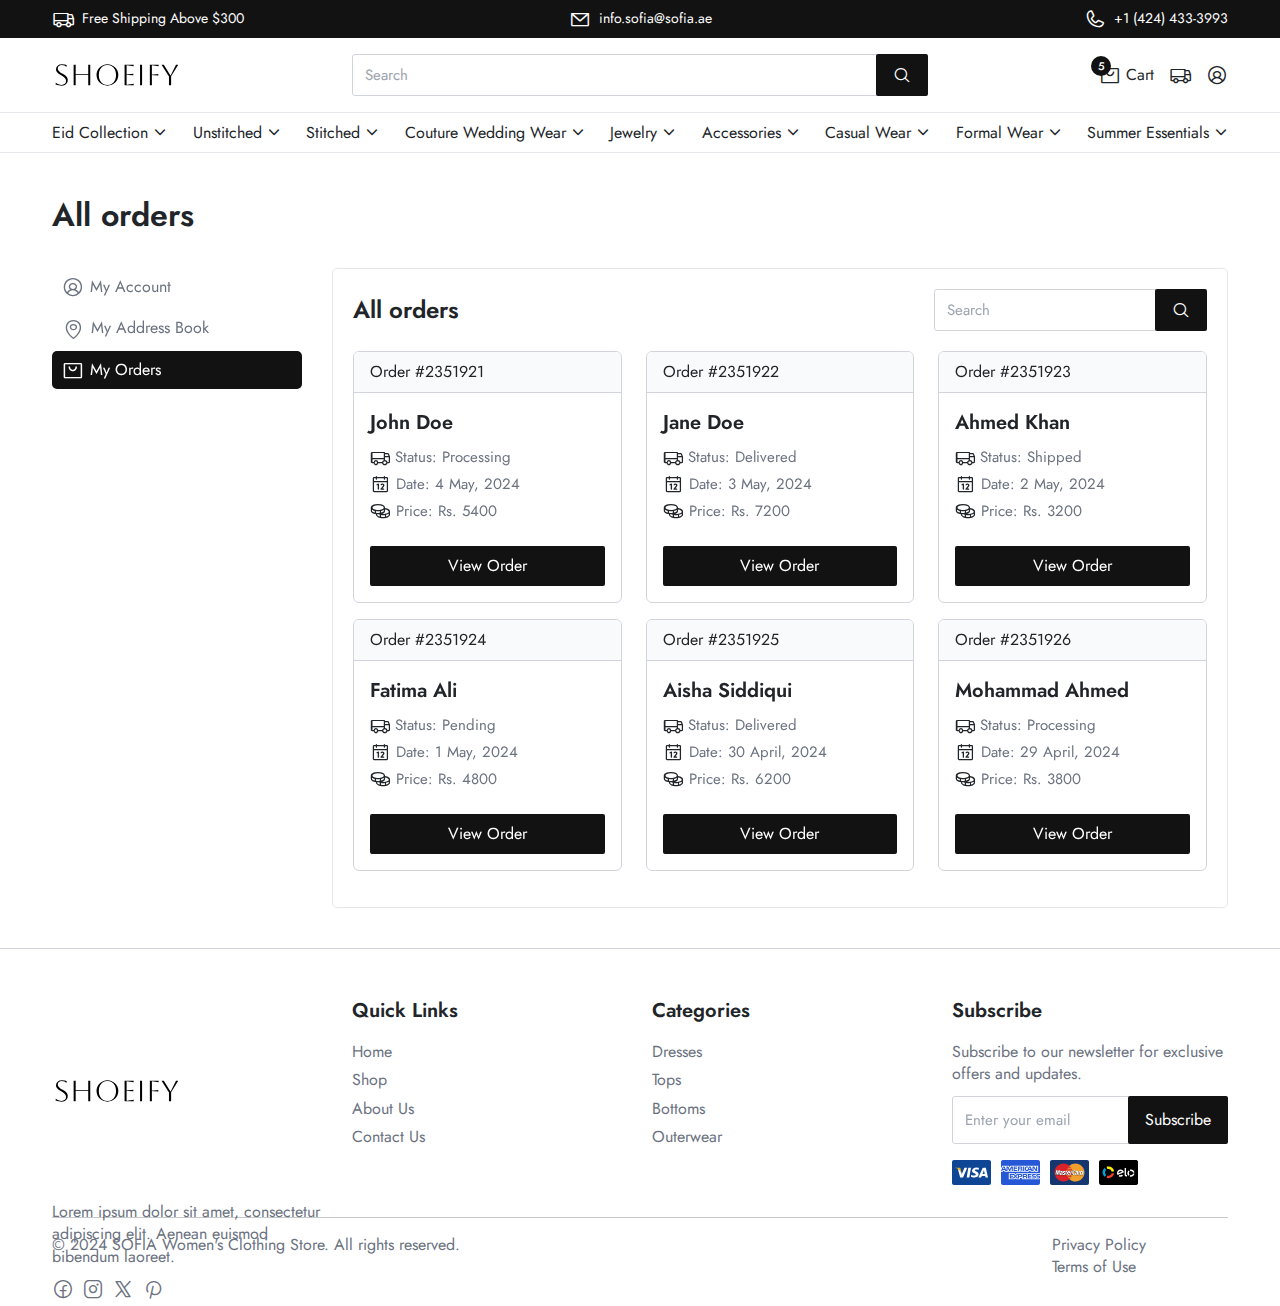
<file: orders.html>
<!DOCTYPE html>
<html lang="en">

<head>
  <meta charset="UTF-8">
  <meta name="viewport" content="width=device-width, initial-scale=1.0">
  <title>Sofia - Women's Clothes store</title>
  <link rel="stylesheet" href="css/bootstrap.min.css">
  <link rel="stylesheet" href="css/swiper.min.css">
  <link rel="stylesheet" href="css/styles.css">
  <link rel="stylesheet" href="css/responsive.css">
  <!-- Favicon -->
  <link rel="icon" href="images/brand/favicon.svg" type="image/x-icon">
</head>

<body>
  <!-- offcanvas -->
  <div class="offcanvas offcanvas-end" id="cart_canvas">
    <div class="offcanvas-header">
      <h6 class="text-uppercase">shopping bag <span class="text-capitalize">(5 items)</span> </h6>
      <button type="button" class="btn-close" data-bs-dismiss="offcanvas"></button>
    </div>
    <div class="offcanvas-body bg-light">
      <ul class="list-unstyled">
        <li>
          <div class="card cart_product mb-3">
            <figure>
              <img src="images/shoeses/shoes_1.webp" class="" alt="...">
            </figure>
            <div class="card-body">
              <h5 class="card-title">drs-01</h5>
              <p class="card-text">Rs. 16,650</p>
            </div>
            <div class="card-footer">
              <button class="btn">
                <i class="ph ph-trash"></i>
              </button>
            </div>
          </div>
        </li>
        <li>
          <div class="card cart_product mb-3">
            <figure>
              <img src="images/shoeses/shoes_2.webp" class="" alt="...">
            </figure>
            <div class="card-body">
              <h5 class="card-title">drs-02</h5>
              <p class="card-text">Rs. 18,950</p>
            </div>
            <div class="card-footer">
              <button class="btn">
                <i class="ph ph-trash"></i>
              </button>
            </div>
          </div>
        </li>
        <li>
          <div class="card cart_product mb-3">
            <figure>
              <img src="images/shoeses/shoes_3.webp" class="" alt="...">
            </figure>
            <div class="card-body">
              <h5 class="card-title">drs-03</h5>
              <p class="card-text">Rs. 21,350</p>
            </div>
            <div class="card-footer">
              <button class="btn">
                <i class="ph ph-trash"></i>
              </button>
            </div>
          </div>
        </li>
        <li>
          <div class="card cart_product mb-3">
            <figure>
              <img src="images/shoeses/shoes_4.webp" class="" alt="...">
            </figure>
            <div class="card-body">
              <h5 class="card-title">drs-04</h5>
              <p class="card-text">Rs. 24,500</p>
            </div>
            <div class="card-footer">
              <button class="btn">
                <i class="ph ph-trash"></i>
              </button>
            </div>
          </div>
        </li>
        <li>
          <div class="card cart_product mb-3">
            <figure>
              <img src="images/shoeses/shoes_5.webp" class="" alt="...">
            </figure>
            <div class="card-body">
              <h5 class="card-title">drs-05</h5>
              <p class="card-text">Rs. 28,750</p>
            </div>
            <div class="card-footer">
              <button class="btn">
                <i class="ph ph-trash"></i>
              </button>
            </div>
          </div>
        </li>
      </ul>
    </div>
    <div class="offcanvas-footer">
      <div class="d-flex gap-2 w-100 align-items-center justify-content-between">
        <h6 class="fw-normal">Sub Total</h6>
        <h6 class="fw-normal">$20.63</h6>
      </div>
      <small class="text-center w-100 mt-2 mb-3 d-block">Shipping, taxes, and discount codes calculated at checkout.</small>
      <a href="checkout.html" class="btn w-100">
        <span>Check Out</span>
      </a>
      <a href="cart.html" class="text_btn mt-2">
        <span>View all cart</span>
      </a>
    </div>
  </div>
  <!-- end offcanvas -->
  <!--============================
  =            Header            =
  =============================-->
  <header>
    <div class="header_top d-sm-block d-none xs-width py-2 text-white">
      <div class="container">
        <div class="row">
          <div class="col-sm-4">
            <div class="d-flex align-items-center justify-content-start gap-2">
              <i class="ph ph-truck"></i>
              <p class="small">Free Shipping Above $300</p>
            </div>
          </div>
          <div class="col-sm-4 d-none d-sm-block">
            <div class="d-flex align-items-center justify-content-center gap-2">
              <i class="ph ph-envelope-simple"></i>
              <p class="small">info.sofia@sofia.ae</p>
            </div>
          </div>
          <div class="col-sm-4">
            <div class="d-flex align-items-center justify-content-end gap-2">
              <i class="ph ph-phone"></i>
              <p class="small">+1 (424) 433-3993</p>
            </div>
          </div>
        </div>
      </div>
    </div>
    <div class="header_middle xs-width py-3">
      <div class="container">
        <div class="row">
          <div class="col-md-3 col-6">
            <a href="index.html" class="logo">
              <img src="images/brand/logo.svg"/ alt="Brand Logo">
            </a>
          </div>
          <div class="col-sm-6 d-md-block d-none">
            <div class="header_search_wrapper">
              <a href="#" class="header_icon d-md-none d-flex">
                <i class="ph ph-magnifying-glass"></i>
              </a>
              <form class="form-inline w-100 d-md-flex d-none">
                <div class="input-group">
                  <input type="text" class="form-control" placeholder="Search" aria-label="Search" aria-describedby="search-addon">
                  <div class="input-group-append">
                    <button class="btn btn-primary" type="submit"><i class="ph ph-magnifying-glass"></i></button>
                  </div>
                </div>
              </form>
            </div>
          </div>
          <div class="col-md-3 col-6">
            <div class="header_ecom_icons">
              <a href="cart.html" class="header_icon icon_badge" data-bs-toggle="offcanvas" data-bs-target="#cart_canvas" data-value="5">
                <i class="ph ph-shopping-bag"></i>
                <span class="d-md-block d-none">Cart</span>
              </a>
              <a href="cart.html" class="header_icon d-flex d-md-none">
                <i class="ph ph-magnifying-glass"></i>
              </a>
              <a href="track_order.html" class="header_icon d-flex">
                <i class="ph ph-truck"></i>
              </a>
              <a href="login.html" class="header_icon">
                <i class="ph ph-user-circle"></i>
              </a>
            </div>
          </div>
        </div>
      </div>
    </div>
    <div class="header_bottom xs-width">
      <div class="container">
        <div class="row">
          <div class="col-lg-12 col-sm-2">
            <button data-bs-toggle="offcanvas" data-bs-target="#menu" class="sale_btn d-lg-none px-3 d-flex">
              <i class="ph ph-list"></i>
            </button>
            <div id="menu" class="menu">
              <div class="offcanvas-header d-lg-none d-flex">
                <h5 class="">Menu</h5>
                <button type="button" class="btn-close" data-bs-dismiss="offcanvas"></button>
              </div>
              <div class="offcanvas-body overflow">
                <ul class="header_categories d-lg-flex justify-content-between align-items-center gap-4">
                  <li>
                    <a class="text-capitalize" href="javascript:void(0)">eid collection</a>
                    <div class="dropdown-menu">
                      <a href="single_collection.html" class="dropdown-item">
                        <i class="ph ph-caret-right"></i>
                        <span>Unstitched</span>
                      </a>
                      <a href="single_collection.html" class="dropdown-item">
                        <i class="ph ph-caret-right"></i>
                        <span>Stitched</span>
                      </a>
                      <a href="single_collection.html" class="dropdown-item">
                        <i class="ph ph-caret-right"></i>
                        <span>Luxury Formals</span>
                      </a>
                      <a href="collections.html" class="dropdown-item">
                        <i class="ph ph-caret-right"></i>
                        <span>View All</span>
                      </a>
                    </div>
                  </li>
                  <li>
                    <a class="text-capitalize" href="javascript:void(0)">Unstitched</a>
                    <div class="dropdown-menu">
                      <a href="single_collection.html" class="dropdown-item">
                        <i class="ph ph-caret-right"></i>
                        <span>Cotton Unstitched</span>
                      </a>
                      <a href="single_collection.html" class="dropdown-item">
                        <i class="ph ph-caret-right"></i>
                        <span>Lawn Unstitched</span>
                      </a>
                      <a href="single_collection.html" class="dropdown-item">
                        <i class="ph ph-caret-right"></i>
                        <span>Embroidered Unstitched</span>
                      </a>
                      <a href="single_collection.html" class="dropdown-item">
                        <i class="ph ph-caret-right"></i>
                        <span>Printed Unstitched</span>
                      </a>
                    </div>
                  </li>
                  <li>
                    <a class="text-capitalize" href="javascript:void(0)">Stitched</a>
                    <div class="dropdown-menu">
                      <a href="single_collection.html" class="dropdown-item">
                        <i class="ph ph-caret-right"></i>
                        <span>Casual Stitched</span>
                      </a>
                      <a href="single_collection.html" class="dropdown-item">
                        <i class="ph ph-caret-right"></i>
                        <span>Formal Stitched</span>
                      </a>
                      <a href="single_collection.html" class="dropdown-item">
                        <i class="ph ph-caret-right"></i>
                        <span>Designer Stitched</span>
                      </a>
                      <a href="single_collection.html" class="dropdown-item">
                        <i class="ph ph-caret-right"></i>
                        <span>Party Wear Stitched</span>
                      </a>
                    </div>
                  </li>
                  <li>
                    <a class="text-capitalize" href="javascript:void(0)">Couture Wedding Wear</a>
                    <div class="dropdown-menu">
                      <a href="single_collection.html" class="dropdown-item">
                        <i class="ph ph-caret-right"></i>
                        <span>Bridal Dresses</span>
                      </a>
                      <a href="single_collection.html" class="dropdown-item">
                        <i class="ph ph-caret-right"></i>
                        <span>Groom Sherwanis</span>
                      </a>
                      <a href="single_collection.html" class="dropdown-item">
                        <i class="ph ph-caret-right"></i>
                        <span>Wedding Accessories</span>
                      </a>
                    </div>
                  </li>
                  <li>
                    <a class="text-capitalize" href="javascript:void(0)">Jewelry</a>
                    <div class="dropdown-menu">
                      <a href="single_collection.html" class="dropdown-item">
                        <i class="ph ph-caret-right"></i>
                        <span>Earrings</span>
                      </a>
                      <a href="single_collection.html" class="dropdown-item">
                        <i class="ph ph-caret-right"></i>
                        <span>Necklaces</span>
                      </a>
                      <a href="single_collection.html" class="dropdown-item">
                        <i class="ph ph-caret-right"></i>
                        <span>Bracelets</span>
                      </a>
                    </div>
                  </li>
                  <li>
                    <a class="text-capitalize" href="javascript:void(0)">Accessories</a>
                    <div class="dropdown-menu">
                      <a href="single_collection.html" class="dropdown-item">
                        <i class="ph ph-caret-right"></i>
                        <span>Bags</span>
                      </a>
                      <a href="single_collection.html" class="dropdown-item">
                        <i class="ph ph-caret-right"></i>
                        <span>Belts</span>
                      </a>
                      <a href="single_collection.html" class="dropdown-item">
                        <i class="ph ph-caret-right"></i>
                        <span>Scarves</span>
                      </a>
                    </div>
                  </li>
                  <li>
                    <a class="text-capitalize" href="javascript:void(0)">Casual Wear</a>
                    <div class="dropdown-menu">
                      <a href="single_collection.html" class="dropdown-item">
                        <i class="ph ph-caret-right"></i>
                        <span>Everyday Comfort</span>
                      </a>
                      <a href="single_collection.html" class="dropdown-item">
                        <i class="ph ph-caret-right"></i>
                        <span>Weekend Vibes</span>
                      </a>
                    </div>
                  </li>
                  <li>
                    <a class="text-capitalize" href="javascript:void(0)">Formal Wear</a>
                    <div class="dropdown-menu">
                      <a href="single_collection.html" class="dropdown-item">
                        <i class="ph ph-caret-right"></i>
                        <span>Office Attire</span>
                      </a>
                      <a href="single_collection.html" class="dropdown-item">
                        <i class="ph ph-caret-right"></i>
                        <span>Business Meetings</span>
                      </a>
                    </div>
                  </li>
                  <li>
                    <a class="text-capitalize" href="javascript:void(0)">Summer Essentials</a>
                    <div class="dropdown-menu">
                      <a href="single_collection.html" class="dropdown-item">
                        <i class="ph ph-caret-right"></i>
                        <span>Light Dresses</span>
                      </a>
                      <a href="single_collection.html" class="dropdown-item">
                        <i class="ph ph-caret-right"></i>
                        <span>Breezy Tops</span>
                      </a>
                    </div>
                  </li>
                </ul>
              </div>
            </div>
          </div>
        </div>
      </div>
    </div>
  </header>
  <!--====  End of Header  ====-->
  <!--==========================
  =            Main            =
  ===========================-->
  <main>
    <section class="account">
      <div class="container">
        <div class="row">
          <div class="col-md-12">
            <div class="heading">
              <h2 class="heading_title">All orders</h2>
            </div>
            <div class="account_wrapper">
              <div class="account_sidebar">
                <ul class="account_list">
                  <li>
                    <a href="my_account.html">
                      <i class="ph ph-user-circle"></i>
                      <span>My account</span>
                    </a>
                  </li>
                  <li>
                    <a href="address_book.html">
                      <i class="ph ph-map-pin"></i>
                      <span>My address book</span>
                    </a>
                  </li>
                  <li>
                    <a class="active" href="orders.html">
                      <i class="ph ph-shopping-bag"></i>
                      <span>My orders</span>
                    </a>
                  </li>
                </ul>
              </div>
              <div class="account_main">
                <div class="account_head">
                  <h4>All orders</h4>
                  <form class="form-inline d-md-flex d-none">
                    <div class="input-group">
                      <input type="text" class="form-control" placeholder="Search" aria-label="Search" aria-describedby="search-addon">
                      <div class="input-group-append">
                        <button class="btn btn-primary" type="submit"><i class="ph ph-magnifying-glass"></i></button>
                      </div>
                    </div>
                  </form>
                </div>
                <div class="row">
                  <div class="col-lg-4 mb-3">
                    <div class="card address_card">
                      <div class="card-header">Order <a href="#" class="link">#2351921</a></div>
                      <div class="card-body">
                        <h5 class="card-title">John Doe</h5>
                        <p class="card-text">
                        </p>
                        <ul class="address_list">
                          <li>
                            <i class="ph ph-truck mr-2"></i>
                            <span>Status: Processing</span>
                          </li>
                          <li>
                            <i class="ph ph-calendar mr-2"></i>
                            <span>Date: 4 May, 2024</span>
                          </li>
                          <li>
                            <i class="ph ph-coins mr-2"></i>
                            <span>Price: Rs. 5400</span>
                          </li>
                        </ul>
                        <p></p>
                        <div class="mt-4">
                          <a href="#" class="w-100 btn">
                            <span>View Order</span>
                          </a>
                        </div>
                      </div>
                    </div>
                  </div>
                  <div class="col-lg-4 mb-3">
                    <div class="card address_card">
                      <div class="card-header">Order <a href="#" class="link">#2351922</a></div>
                      <div class="card-body">
                        <h5 class="card-title">Jane Doe</h5>
                        <p class="card-text">
                        </p>
                        <ul class="address_list">
                          <li>
                            <i class="ph ph-truck mr-2"></i>
                            <span>Status: Delivered</span>
                          </li>
                          <li>
                            <i class="ph ph-calendar mr-2"></i>
                            <span>Date: 3 May, 2024</span>
                          </li>
                          <li>
                            <i class="ph ph-coins mr-2"></i>
                            <span>Price: Rs. 7200</span>
                          </li>
                        </ul>
                        <p></p>
                        <div class="mt-4">
                          <a href="#" class="w-100 btn">
                            <span>View Order</span>
                          </a>
                        </div>
                      </div>
                    </div>
                  </div>
                  <div class="col-lg-4 mb-3">
                    <div class="card address_card">
                      <div class="card-header">Order <a href="#" class="link">#2351923</a></div>
                      <div class="card-body">
                        <h5 class="card-title">Ahmed Khan</h5>
                        <p class="card-text">
                        </p>
                        <ul class="address_list">
                          <li>
                            <i class="ph ph-truck mr-2"></i>
                            <span>Status: Shipped</span>
                          </li>
                          <li>
                            <i class="ph ph-calendar mr-2"></i>
                            <span>Date: 2 May, 2024</span>
                          </li>
                          <li>
                            <i class="ph ph-coins mr-2"></i>
                            <span>Price: Rs. 3200</span>
                          </li>
                        </ul>
                        <p></p>
                        <div class="mt-4">
                          <a href="#" class="w-100 btn">
                            <span>View Order</span>
                          </a>
                        </div>
                      </div>
                    </div>
                  </div>
                  <div class="col-lg-4 mb-3">
                    <div class="card address_card">
                      <div class="card-header">Order <a href="#" class="link">#2351924</a></div>
                      <div class="card-body">
                        <h5 class="card-title">Fatima Ali</h5>
                        <p class="card-text">
                        </p>
                        <ul class="address_list">
                          <li>
                            <i class="ph ph-truck mr-2"></i>
                            <span>Status: Pending</span>
                          </li>
                          <li>
                            <i class="ph ph-calendar mr-2"></i>
                            <span>Date: 1 May, 2024</span>
                          </li>
                          <li>
                            <i class="ph ph-coins mr-2"></i>
                            <span>Price: Rs. 4800</span>
                          </li>
                        </ul>
                        <p></p>
                        <div class="mt-4">
                          <a href="#" class="w-100 btn">
                            <span>View Order</span>
                          </a>
                        </div>
                      </div>
                    </div>
                  </div>
                  <div class="col-lg-4 mb-3">
                    <div class="card address_card">
                      <div class="card-header">Order <a href="#" class="link">#2351925</a></div>
                      <div class="card-body">
                        <h5 class="card-title">Aisha Siddiqui</h5>
                        <p class="card-text">
                        </p>
                        <ul class="address_list">
                          <li>
                            <i class="ph ph-truck mr-2"></i>
                            <span>Status: Delivered</span>
                          </li>
                          <li>
                            <i class="ph ph-calendar mr-2"></i>
                            <span>Date: 30 April, 2024</span>
                          </li>
                          <li>
                            <i class="ph ph-coins mr-2"></i>
                            <span>Price: Rs. 6200</span>
                          </li>
                        </ul>
                        <p></p>
                        <div class="mt-4">
                          <a href="#" class="w-100 btn">
                            <span>View Order</span>
                          </a>
                        </div>
                      </div>
                    </div>
                  </div>
                  <div class="col-lg-4 mb-3">
                    <div class="card address_card">
                      <div class="card-header">Order <a href="#" class="link">#2351926</a></div>
                      <div class="card-body">
                        <h5 class="card-title">Mohammad Ahmed</h5>
                        <p class="card-text">
                        </p>
                        <ul class="address_list">
                          <li>
                            <i class="ph ph-truck mr-2"></i>
                            <span>Status: Processing</span>
                          </li>
                          <li>
                            <i class="ph ph-calendar mr-2"></i>
                            <span>Date: 29 April, 2024</span>
                          </li>
                          <li>
                            <i class="ph ph-coins mr-2"></i>
                            <span>Price: Rs. 3800</span>
                          </li>
                        </ul>
                        <p></p>
                        <div class="mt-4">
                          <a href="#" class="w-100 btn">
                            <span>View Order</span>
                          </a>
                        </div>
                      </div>
                    </div>
                  </div>
                </div>
              </div>
            </div>
          </div>
        </div>
      </div>
    </section>
  </main>
  <!--====  End of Main  ====-->
  <!--============================
  =            Footer            =
  =============================-->
  <footer class="footer pt-5 pb-2">
    <div class="container">
      <div class="row">
        <div class="col-lg-3 col-md-4 col-sm-6 col-12 mb-3">
          <a href="index.html" class="logo mx-0 mb-3">
            <img src="images/brand/logo.svg" alt="">
          </a>
          <p>Lorem ipsum dolor sit amet, consectetur adipiscing elit. Aenean euismod bibendum laoreet.</p>
          <div class="d-flex gap-2 align-items-center">
            <a href="#"><i class="ph ph-facebook-logo"></i></a>
            <a href="#"><i class="ph ph-instagram-logo"></i></a>
            <a href="#"><i class="ph ph-x-logo"></i></a>
            <a href="#"><i class="ph ph-pinterest-logo"></i></a>
          </div>
        </div>
        <div class="col-lg-3 col-md-4 col-sm-6 col-12 mb-3">
          <h5 class="mb-3">Quick Links</h5>
          <ul class="list-unstyled">
            <li><a href="#">Home</a></li>
            <li><a href="#">Shop</a></li>
            <li><a href="#">About Us</a></li>
            <li><a href="#">Contact Us</a></li>
          </ul>
        </div>
        <div class="col-lg-3 col-md-4 col-sm-6 col-12 mb-3">
          <h5 class="mb-3">Categories</h5>
          <ul class="list-unstyled">
            <li><a href="#">Dresses</a></li>
            <li><a href="#">Tops</a></li>
            <li><a href="#">Bottoms</a></li>
            <li><a href="#">Outerwear</a></li>
          </ul>
        </div>
        <div class="col-lg-3 col-md-4 col-sm-6 col-12 mb-3">
          <h5 class="mb-3">Subscribe</h5>
          <p>Subscribe to our newsletter for exclusive offers and updates.</p>
          <form action="#" method="post" class="subscribe-form">
            <div class="input-group">
              <input type="email" class="form-control" placeholder="Enter your email" required>
              <div class="input-group-append">
                <button class="btn btn-primary" type="submit">Subscribe</button>
              </div>
            </div>
          </form>
          <div class="footer_payment_methods mt-3">
            <figure class="method">
              <img src="images/payments/visa.svg" alt="visa">
            </figure>
            <figure class="method">
              <img src="images/payments/amex.svg" alt="amex">
            </figure>
            <figure class="method">
              <img src="images/payments/mastercard.svg" alt="mastercard">
            </figure>
            <figure class="method">
              <img src="images/payments/elo.svg" alt="elo">
            </figure>
          </div>
        </div>
      </div>
      <hr>
      <div class="row">
        <div class="col-md-10">
          <p>&copy; 2024 SOFIA Women's Clothing Store. All rights reserved.</p>
        </div>
        <div class="col-md-2 text-md-right">
          <ul class="list-inline">
            <li class="list-inline-item"><a href="#">Privacy Policy</a></li>
            <li class="list-inline-item"><a href="#">Terms of Use</a></li>
          </ul>
        </div>
      </div>
    </div>
  </footer>
  <!--====  End of Footer  ====-->
  <!-- Scripts Files -->
  <script src="js/jquery.min.js"></script>
  <script src="js/bootstrap.min.js"></script>
  <script src="js/swiper.min.js"></script>
  <script src="js/phosphor-icons.js"></script>
  <script src="js/script.js"></script>
</body>

</html>
</file>
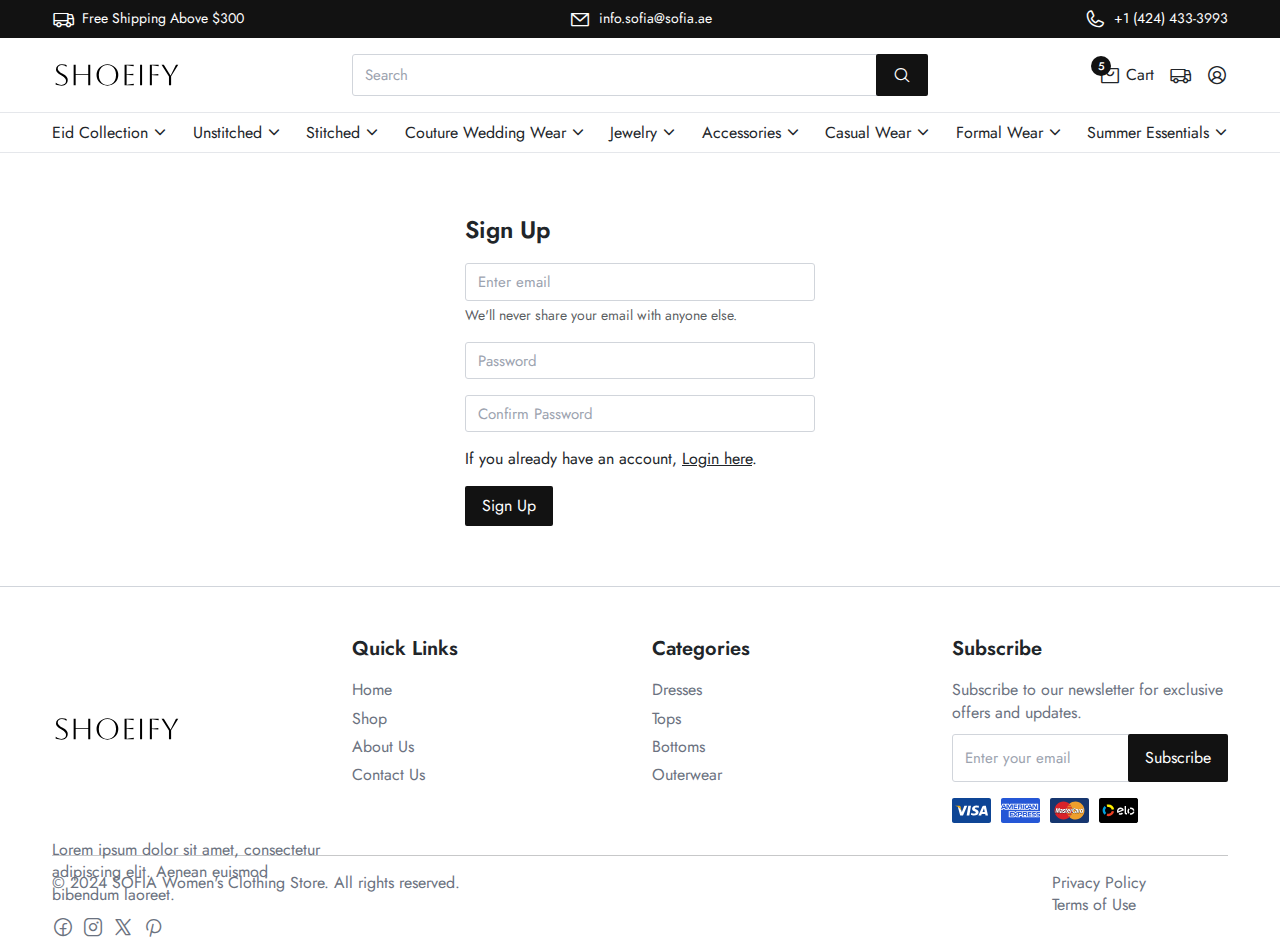
<file: signup.html>
<!DOCTYPE html>
<html lang="en">

<head>
  <meta charset="UTF-8">
  <meta name="viewport" content="width=device-width, initial-scale=1.0">
  <title>Sofia - Women's Clothes store</title>
  <link rel="stylesheet" href="css/bootstrap.min.css">
  <link rel="stylesheet" href="css/swiper.min.css">
  <link rel="stylesheet" href="css/styles.css">
  <link rel="stylesheet" href="css/responsive.css">
  <!-- Favicon -->
  <link rel="icon" href="images/brand/favicon.svg" type="image/x-icon">
</head>

<body>
  <!-- offcanvas -->
  <div class="offcanvas offcanvas-end" tabindex="-1" id="cart_canvas" aria-labelledby="offcanvasExampleLabel">
    <div class="offcanvas-header">
      <h6 class="text-uppercase">shopping bag <span class="text-capitalize">(5 items)</span> </h6>
      <button type="button" class="btn-close" data-bs-dismiss="offcanvas"></button>
    </div>
    <div class="offcanvas-body bg-light">
      <ul class="list-unstyled">
        <li>
          <div class="card cart_product mb-3">
            <figure>
              <img src="images/shoeses/shoes_1.webp" class="" alt="...">
            </figure>
            <div class="card-body">
              <h5 class="card-title">drs-01</h5>
              <p class="card-text">Rs. 16,650</p>
            </div>
            <div class="card-footer">
              <button class="btn">
                <i class="ph ph-trash"></i>
              </button>
            </div>
          </div>
        </li>
        <li>
          <div class="card cart_product mb-3">
            <figure>
              <img src="images/shoeses/shoes_2.webp" class="" alt="...">
            </figure>
            <div class="card-body">
              <h5 class="card-title">drs-02</h5>
              <p class="card-text">Rs. 18,950</p>
            </div>
            <div class="card-footer">
              <button class="btn">
                <i class="ph ph-trash"></i>
              </button>
            </div>
          </div>
        </li>
        <li>
          <div class="card cart_product mb-3">
            <figure>
              <img src="images/shoeses/shoes_3.webp" class="" alt="...">
            </figure>
            <div class="card-body">
              <h5 class="card-title">drs-03</h5>
              <p class="card-text">Rs. 21,350</p>
            </div>
            <div class="card-footer">
              <button class="btn">
                <i class="ph ph-trash"></i>
              </button>
            </div>
          </div>
        </li>
        <li>
          <div class="card cart_product mb-3">
            <figure>
              <img src="images/shoeses/shoes_4.webp" class="" alt="...">
            </figure>
            <div class="card-body">
              <h5 class="card-title">drs-04</h5>
              <p class="card-text">Rs. 24,500</p>
            </div>
            <div class="card-footer">
              <button class="btn">
                <i class="ph ph-trash"></i>
              </button>
            </div>
          </div>
        </li>
        <li>
          <div class="card cart_product mb-3">
            <figure>
              <img src="images/shoeses/shoes_5.webp" class="" alt="...">
            </figure>
            <div class="card-body">
              <h5 class="card-title">drs-05</h5>
              <p class="card-text">Rs. 28,750</p>
            </div>
            <div class="card-footer">
              <button class="btn">
                <i class="ph ph-trash"></i>
              </button>
            </div>
          </div>
        </li>
      </ul>
    </div>
    <div class="offcanvas-footer">
      <div class="d-flex gap-2 w-100 align-items-center justify-content-between">
        <h6 class="fw-normal">Sub Total</h6>
        <h6 class="fw-normal">$20.63</h6>
      </div>
      <small class="text-center w-100 mt-2 mb-3 d-block">Shipping, taxes, and discount codes calculated at checkout.</small>
      <a href="checkout.html" class="btn w-100">
        <span>Check Out</span>
      </a>
      <a href="cart.html" class="text_btn mt-2">
        <span>View all cart</span>
      </a>
    </div>
  </div>
  <!-- end offcanvas -->
  <!--============================
  =            Header            =
  =============================-->
  <header>
    <div class="header_top d-sm-block d-none xs-width py-2 text-white">
      <div class="container">
        <div class="row">
          <div class="col-sm-4">
            <div class="d-flex align-items-center justify-content-start gap-2">
              <i class="ph ph-truck"></i>
              <p class="small">Free Shipping Above $300</p>
            </div>
          </div>
          <div class="col-sm-4 d-none d-sm-block">
            <div class="d-flex align-items-center justify-content-center gap-2">
              <i class="ph ph-envelope-simple"></i>
              <p class="small">info.sofia@sofia.ae</p>
            </div>
          </div>
          <div class="col-sm-4">
            <div class="d-flex align-items-center justify-content-end gap-2">
              <i class="ph ph-phone"></i>
              <p class="small">+1 (424) 433-3993</p>
            </div>
          </div>
        </div>
      </div>
    </div>
    <div class="header_middle xs-width py-3">
      <div class="container">
        <div class="row">
          <div class="col-md-3 col-6">
            <a href="index.html" class="logo">
              <img src="images/brand/logo.svg"/ alt="Brand Logo">
            </a>
          </div>
          <div class="col-sm-6 d-md-block d-none">
            <div class="header_search_wrapper">
              <a href="#" class="header_icon d-md-none d-flex">
                <i class="ph ph-magnifying-glass"></i>
              </a>
              <form class="form-inline w-100 d-md-flex d-none">
                <div class="input-group">
                  <input type="text" class="form-control" placeholder="Search" aria-label="Search" aria-describedby="search-addon">
                  <div class="input-group-append">
                    <button class="btn btn-primary" type="submit"><i class="ph ph-magnifying-glass"></i></button>
                  </div>
                </div>
              </form>
            </div>
          </div>
          <div class="col-md-3 col-6">
            <div class="header_ecom_icons">
              <a href="cart.html" class="header_icon icon_badge" data-bs-toggle="offcanvas" data-bs-target="#cart_canvas" data-value="5">
                <i class="ph ph-shopping-bag"></i>
                <span class="d-md-block d-none">Cart</span>
              </a>
              <a href="cart.html" class="header_icon d-flex d-md-none">
                <i class="ph ph-magnifying-glass"></i>
              </a>
              <a href="track_order.html" class="header_icon d-flex">
                <i class="ph ph-truck"></i>
              </a>
              <a href="login.html" class="header_icon">
                <i class="ph ph-user-circle"></i>
              </a>
            </div>
          </div>
        </div>
      </div>
    </div>
    <div class="header_bottom xs-width">
      <div class="container">
        <div class="row">
          <div class="col-lg-12 col-sm-2">
            <button data-bs-toggle="offcanvas" data-bs-target="#menu" class="sale_btn d-lg-none px-3 d-flex">
              <i class="ph ph-list"></i>
            </button>
            <div id="menu" class="menu">
              <div class="offcanvas-header d-lg-none d-flex">
                <h5 class="">Menu</h5>
                <button type="button" class="btn-close" data-bs-dismiss="offcanvas"></button>
              </div>
              <div class="offcanvas-body overflow">
                <ul class="header_categories d-lg-flex justify-content-between align-items-center gap-4">
                  <li>
                    <a class="text-capitalize" href="javascript:void(0)">eid collection</a>
                    <div class="dropdown-menu">
                      <a href="single_collection.html" class="dropdown-item">
                        <i class="ph ph-caret-right"></i>
                        <span>Unstitched</span>
                      </a>
                      <a href="single_collection.html" class="dropdown-item">
                        <i class="ph ph-caret-right"></i>
                        <span>Stitched</span>
                      </a>
                      <a href="single_collection.html" class="dropdown-item">
                        <i class="ph ph-caret-right"></i>
                        <span>Luxury Formals</span>
                      </a>
                      <a href="collections.html" class="dropdown-item">
                        <i class="ph ph-caret-right"></i>
                        <span>View All</span>
                      </a>
                    </div>
                  </li>
                  <li>
                    <a class="text-capitalize" href="javascript:void(0)">Unstitched</a>
                    <div class="dropdown-menu">
                      <a href="single_collection.html" class="dropdown-item">
                        <i class="ph ph-caret-right"></i>
                        <span>Cotton Unstitched</span>
                      </a>
                      <a href="single_collection.html" class="dropdown-item">
                        <i class="ph ph-caret-right"></i>
                        <span>Lawn Unstitched</span>
                      </a>
                      <a href="single_collection.html" class="dropdown-item">
                        <i class="ph ph-caret-right"></i>
                        <span>Embroidered Unstitched</span>
                      </a>
                      <a href="single_collection.html" class="dropdown-item">
                        <i class="ph ph-caret-right"></i>
                        <span>Printed Unstitched</span>
                      </a>
                    </div>
                  </li>
                  <li>
                    <a class="text-capitalize" href="javascript:void(0)">Stitched</a>
                    <div class="dropdown-menu">
                      <a href="single_collection.html" class="dropdown-item">
                        <i class="ph ph-caret-right"></i>
                        <span>Casual Stitched</span>
                      </a>
                      <a href="single_collection.html" class="dropdown-item">
                        <i class="ph ph-caret-right"></i>
                        <span>Formal Stitched</span>
                      </a>
                      <a href="single_collection.html" class="dropdown-item">
                        <i class="ph ph-caret-right"></i>
                        <span>Designer Stitched</span>
                      </a>
                      <a href="single_collection.html" class="dropdown-item">
                        <i class="ph ph-caret-right"></i>
                        <span>Party Wear Stitched</span>
                      </a>
                    </div>
                  </li>
                  <li>
                    <a class="text-capitalize" href="javascript:void(0)">Couture Wedding Wear</a>
                    <div class="dropdown-menu">
                      <a href="single_collection.html" class="dropdown-item">
                        <i class="ph ph-caret-right"></i>
                        <span>Bridal Dresses</span>
                      </a>
                      <a href="single_collection.html" class="dropdown-item">
                        <i class="ph ph-caret-right"></i>
                        <span>Groom Sherwanis</span>
                      </a>
                      <a href="single_collection.html" class="dropdown-item">
                        <i class="ph ph-caret-right"></i>
                        <span>Wedding Accessories</span>
                      </a>
                    </div>
                  </li>
                  <li>
                    <a class="text-capitalize" href="javascript:void(0)">Jewelry</a>
                    <div class="dropdown-menu">
                      <a href="single_collection.html" class="dropdown-item">
                        <i class="ph ph-caret-right"></i>
                        <span>Earrings</span>
                      </a>
                      <a href="single_collection.html" class="dropdown-item">
                        <i class="ph ph-caret-right"></i>
                        <span>Necklaces</span>
                      </a>
                      <a href="single_collection.html" class="dropdown-item">
                        <i class="ph ph-caret-right"></i>
                        <span>Bracelets</span>
                      </a>
                    </div>
                  </li>
                  <li>
                    <a class="text-capitalize" href="javascript:void(0)">Accessories</a>
                    <div class="dropdown-menu">
                      <a href="single_collection.html" class="dropdown-item">
                        <i class="ph ph-caret-right"></i>
                        <span>Bags</span>
                      </a>
                      <a href="single_collection.html" class="dropdown-item">
                        <i class="ph ph-caret-right"></i>
                        <span>Belts</span>
                      </a>
                      <a href="single_collection.html" class="dropdown-item">
                        <i class="ph ph-caret-right"></i>
                        <span>Scarves</span>
                      </a>
                    </div>
                  </li>
                  <li>
                    <a class="text-capitalize" href="javascript:void(0)">Casual Wear</a>
                    <div class="dropdown-menu">
                      <a href="single_collection.html" class="dropdown-item">
                        <i class="ph ph-caret-right"></i>
                        <span>Everyday Comfort</span>
                      </a>
                      <a href="single_collection.html" class="dropdown-item">
                        <i class="ph ph-caret-right"></i>
                        <span>Weekend Vibes</span>
                      </a>
                    </div>
                  </li>
                  <li>
                    <a class="text-capitalize" href="javascript:void(0)">Formal Wear</a>
                    <div class="dropdown-menu">
                      <a href="single_collection.html" class="dropdown-item">
                        <i class="ph ph-caret-right"></i>
                        <span>Office Attire</span>
                      </a>
                      <a href="single_collection.html" class="dropdown-item">
                        <i class="ph ph-caret-right"></i>
                        <span>Business Meetings</span>
                      </a>
                    </div>
                  </li>
                  <li>
                    <a class="text-capitalize" href="javascript:void(0)">Summer Essentials</a>
                    <div class="dropdown-menu">
                      <a href="single_collection.html" class="dropdown-item">
                        <i class="ph ph-caret-right"></i>
                        <span>Light Dresses</span>
                      </a>
                      <a href="single_collection.html" class="dropdown-item">
                        <i class="ph ph-caret-right"></i>
                        <span>Breezy Tops</span>
                      </a>
                    </div>
                  </li>
                </ul>
              </div>
            </div>
          </div>
        </div>
      </div>
    </div>
  </header>
  <!--====  End of Footer  ====-->
  <!--==========================
  =            Main            =
  ===========================-->
  <main>
    <section>
      <div class="container">
        <div class="row">
          <div class="col-12">
            <div class="form_wrapper">
              <h4 class="mb-3">Sign Up</h4>
              <form action="login.html" method="post">
                <div class="mb-3">
                  <input type="email" class="form-control" id="email" aria-describedby="emailHelp" placeholder="Enter email">
                  <div id="emailHelp" class="form-text">We'll never share your email with anyone else.</div>
                </div>
                <div class="mb-3">
                  <input type="password" class="form-control" id="password" placeholder="Password">
                </div>
                <div class="mb-3">
                  <input type="password" class="form-control" id="confirmPassword" placeholder="Confirm Password">
                </div>
                <div class="mb-3">
                  <p>If you already have an account, <a href="login.html" class="text-decoration-underline">Login here</a>.</p>
                </div>
                <button class="btn">
                  <span>Sign Up</span>
                </button>
              </form>
            </div>
          </div>
        </div>
      </div>
    </section>
  </main>
  <!--====  End of Main  ====-->
  <!--============================
  =            Footer            =
  =============================-->
  <footer class="footer pt-5 pb-2">
    <div class="container">
      <div class="row">
        <div class="col-lg-3 col-md-4 col-sm-6 col-12 mb-3">
          <a href="index.html" class="logo mx-0 mb-3">
            <img src="images/brand/logo.svg" alt="">
          </a>
          <p>Lorem ipsum dolor sit amet, consectetur adipiscing elit. Aenean euismod bibendum laoreet.</p>
          <div class="d-flex gap-2 align-items-center">
            <a href="#"><i class="ph ph-facebook-logo"></i></a>
            <a href="#"><i class="ph ph-instagram-logo"></i></a>
            <a href="#"><i class="ph ph-x-logo"></i></a>
            <a href="#"><i class="ph ph-pinterest-logo"></i></a>
          </div>
        </div>
        <div class="col-lg-3 col-md-4 col-sm-6 col-12 mb-3">
          <h5 class="mb-3">Quick Links</h5>
          <ul class="list-unstyled">
            <li><a href="#">Home</a></li>
            <li><a href="#">Shop</a></li>
            <li><a href="#">About Us</a></li>
            <li><a href="#">Contact Us</a></li>
          </ul>
        </div>
        <div class="col-lg-3 col-md-4 col-sm-6 col-12 mb-3">
          <h5 class="mb-3">Categories</h5>
          <ul class="list-unstyled">
            <li><a href="#">Dresses</a></li>
            <li><a href="#">Tops</a></li>
            <li><a href="#">Bottoms</a></li>
            <li><a href="#">Outerwear</a></li>
          </ul>
        </div>
        <div class="col-lg-3 col-md-4 col-sm-6 col-12 mb-3">
          <h5 class="mb-3">Subscribe</h5>
          <p>Subscribe to our newsletter for exclusive offers and updates.</p>
          <form action="#" method="post" class="subscribe-form">
            <div class="input-group">
              <input type="email" class="form-control" placeholder="Enter your email" required>
              <div class="input-group-append">
                <button class="btn btn-primary" type="submit">Subscribe</button>
              </div>
            </div>
          </form>
          <div class="footer_payment_methods mt-3">
            <figure class="method">
              <img src="images/payments/visa.svg" alt="visa">
            </figure>
            <figure class="method">
              <img src="images/payments/amex.svg" alt="amex">
            </figure>
            <figure class="method">
              <img src="images/payments/mastercard.svg" alt="mastercard">
            </figure>
            <figure class="method">
              <img src="images/payments/elo.svg" alt="elo">
            </figure>
          </div>
        </div>
      </div>
      <hr>
      <div class="row">
        <div class="col-md-10">
          <p>&copy; 2024 SOFIA Women's Clothing Store. All rights reserved.</p>
        </div>
        <div class="col-md-2 text-md-right">
          <ul class="list-inline">
            <li class="list-inline-item"><a href="#">Privacy Policy</a></li>
            <li class="list-inline-item"><a href="#">Terms of Use</a></li>
          </ul>
        </div>
      </div>
    </div>
  </footer>
  <!--====  End of Footer  ====-->
  <!-- Scripts Files -->
  <script src="js/jquery.min.js"></script>
  <script src="js/bootstrap.min.js"></script>
  <script src="js/swiper.min.js"></script>
  <script src="js/phosphor-icons.js"></script>
  <script src="js/script.js"></script>
</body>

</html>
</file>
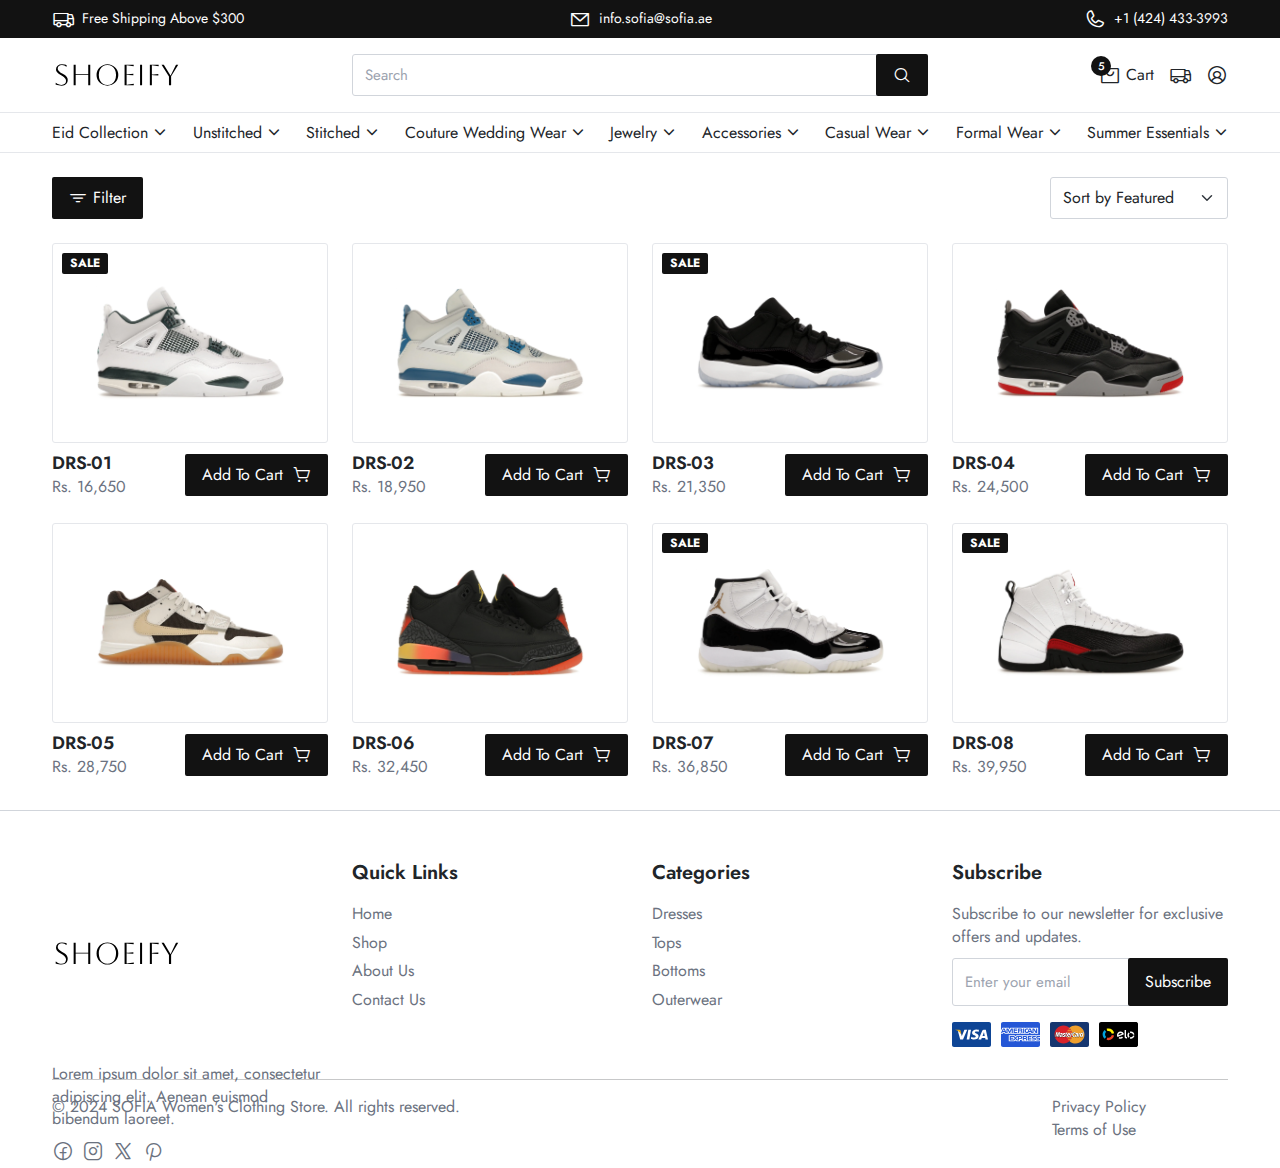
<file: single_collection.html>
<!DOCTYPE html>
<html lang="en">

<head>
  <meta charset="UTF-8">
  <meta name="viewport" content="width=device-width, initial-scale=1.0">
  <title>Sofia - Women's Clothes store</title>
  <link rel="stylesheet" href="css/bootstrap.min.css">
  <link rel="stylesheet" href="css/swiper.min.css">
  <link rel="stylesheet" href="css/jquery-ui.min.css">
  <link rel="stylesheet" href="css/styles.css">
  <link rel="stylesheet" href="css/responsive.css">
  <!-- Favicon -->
  <link rel="icon" href="images/brand/favicon.svg" type="image/x-icon">
</head>

<body>
  <!-- offcanvas -->
  <div class="offcanvas offcanvas-end" id="cart_canvas">
    <div class="offcanvas-header">
      <h6 class="text-uppercase">shopping bag <span class="text-capitalize">(5 items)</span> </h6>
      <button type="button" class="btn-close" data-bs-dismiss="offcanvas"></button>
    </div>
    <div class="offcanvas-body bg-light">
      <ul class="list-unstyled">
        <li>
          <div class="card cart_product mb-3">
            <figure>
              <a href="single_product.html"><img src="images/shoeses/shoes_1.webp" class="" alt="..."></a>
            </figure>
            <div class="card-body">
              <h5 class="card-title">drs-01</h5>
              <p class="card-text">Rs. 16,650</p>
            </div>
            <div class="card-footer">
              <button class="btn">
                <i class="ph ph-trash"></i>
              </button>
            </div>
          </div>
        </li>
        <li>
          <div class="card cart_product mb-3">
            <figure>
              <a href="single_product.html"><img src="images/shoeses/shoes_2.webp" class="" alt="..."></a>
            </figure>
            <div class="card-body">
              <h5 class="card-title">drs-02</h5>
              <p class="card-text">Rs. 18,950</p>
            </div>
            <div class="card-footer">
              <button class="btn">
                <i class="ph ph-trash"></i>
              </button>
            </div>
          </div>
        </li>
        <li>
          <div class="card cart_product mb-3">
            <figure>
              <a href="single_product.html"><img src="images/shoeses/shoes_3.webp" class="" alt="..."></a>
            </figure>
            <div class="card-body">
              <h5 class="card-title">drs-03</h5>
              <p class="card-text">Rs. 21,350</p>
            </div>
            <div class="card-footer">
              <button class="btn">
                <i class="ph ph-trash"></i>
              </button>
            </div>
          </div>
        </li>
        <li>
          <div class="card cart_product mb-3">
            <figure>
            <a href="single_product.html"><img src="images/shoeses/shoes_4.webp" class="" alt="..."></a>
            </figure>
            <div class="card-body">
              <h5 class="card-title">drs-04</h5>
              <p class="card-text">Rs. 24,500</p>
            </div>
            <div class="card-footer">
              <button class="btn">
                <i class="ph ph-trash"></i>
              </button>
            </div>
          </div>
        </li>
        <li>
          <div class="card cart_product mb-3">
            <figure>
              <a href="single_product.html"><img src="images/shoeses/shoes_5.webp" class="" alt="..."></a>
            </figure>
            <div class="card-body">
              <h5 class="card-title">drs-05</h5>
              <p class="card-text">Rs. 28,750</p>
            </div>
            <div class="card-footer">
              <button class="btn">
                <i class="ph ph-trash"></i>
              </button>
            </div>
          </div>
        </li>
      </ul>
    </div>
    <div class="offcanvas-footer">
      <div class="d-flex gap-2 w-100 align-items-center justify-content-between">
        <h6 class="fw-normal">Sub Total</h6>
        <h6 class="fw-normal">$20.63</h6>
      </div>
      <small class="text-center w-100 mt-2 mb-3 d-block">Shipping, taxes, and discount codes calculated at checkout.</small>
      <a href="checkout.html" class="btn w-100">
        <span>Check Out</span>
      </a>
      <a href="cart.html" class="text_btn mt-2">
        <span>View all cart</span>
      </a>
    </div>
  </div>
  <!-- end offcanvas -->
  <!--============================
  =            Header            =
  =============================-->
  <header>
    <div class="header_top d-sm-block d-none xs-width py-2 text-white">
      <div class="container">
        <div class="row">
          <div class="col-sm-4">
            <div class="d-flex align-items-center justify-content-start gap-2">
              <i class="ph ph-truck"></i>
              <p class="small">Free Shipping Above $300</p>
            </div>
          </div>
          <div class="col-sm-4 d-none d-sm-block">
            <div class="d-flex align-items-center justify-content-center gap-2">
              <i class="ph ph-envelope-simple"></i>
              <p class="small">info.sofia@sofia.ae</p>
            </div>
          </div>
          <div class="col-sm-4">
            <div class="d-flex align-items-center justify-content-end gap-2">
              <i class="ph ph-phone"></i>
              <p class="small">+1 (424) 433-3993</p>
            </div>
          </div>
        </div>
      </div>
    </div>
    <div class="header_middle xs-width py-3">
      <div class="container">
        <div class="row">
          <div class="col-md-3 col-6">
            <a href="index.html" class="logo">
              <img src="images/brand/logo.svg"/ alt="Brand Logo">
            </a>
          </div>
          <div class="col-sm-6 d-md-block d-none">
            <div class="header_search_wrapper">
              <a href="#" class="header_icon d-md-none d-flex">
                <i class="ph ph-magnifying-glass"></i>
              </a>
              <form class="form-inline w-100 d-md-flex d-none">
                <div class="input-group">
                  <input type="text" class="form-control" placeholder="Search" aria-label="Search" aria-describedby="search-addon">
                  <div class="input-group-append">
                    <button class="btn btn-primary" type="submit"><i class="ph ph-magnifying-glass"></i></button>
                  </div>
                </div>
              </form>
            </div>
          </div>
          <div class="col-md-3 col-6">
            <div class="header_ecom_icons">
              <a href="cart.html" class="header_icon icon_badge" data-bs-toggle="offcanvas" data-bs-target="#cart_canvas" data-value="5">
                <i class="ph ph-shopping-bag"></i>
                <span class="d-md-block d-none">Cart</span>
              </a>
              <a href="cart.html" class="header_icon d-flex d-md-none">
                <i class="ph ph-magnifying-glass"></i>
              </a>
              <a href="track_order.html" class="header_icon d-flex">
                <i class="ph ph-truck"></i>
              </a>
              <a href="login.html" class="header_icon">
                <i class="ph ph-user-circle"></i>
              </a>
            </div>
          </div>
        </div>
      </div>
    </div>
    <div class="header_bottom xs-width">
      <div class="container">
        <div class="row">
          <div class="col-lg-12 col-sm-2">
            <button data-bs-toggle="offcanvas" data-bs-target="#menu" class="sale_btn d-lg-none px-3 d-flex">
              <i class="ph ph-list"></i>
            </button>
            <div id="menu" class="menu">
              <div class="offcanvas-header d-lg-none d-flex">
                <h5 class="">Menu</h5>
                <button type="button" class="btn-close" data-bs-dismiss="offcanvas"></button>
              </div>
              <div class="offcanvas-body overflow">
                <ul class="header_categories d-lg-flex justify-content-between align-items-center gap-4">
                  <li>
                    <a class="text-capitalize" href="javascript:void(0)">eid collection</a>
                    <div class="dropdown-menu">
                      <a href="single_collection.html" class="dropdown-item">
                        <i class="ph ph-caret-right"></i>
                        <span>Unstitched</span>
                      </a>
                      <a href="single_collection.html" class="dropdown-item">
                        <i class="ph ph-caret-right"></i>
                        <span>Stitched</span>
                      </a>
                      <a href="single_collection.html" class="dropdown-item">
                        <i class="ph ph-caret-right"></i>
                        <span>Luxury Formals</span>
                      </a>
                      <a href="collections.html" class="dropdown-item">
                        <i class="ph ph-caret-right"></i>
                        <span>View All</span>
                      </a>
                    </div>
                  </li>
                  <li>
                    <a class="text-capitalize" href="javascript:void(0)">Unstitched</a>
                    <div class="dropdown-menu">
                      <a href="single_collection.html" class="dropdown-item">
                        <i class="ph ph-caret-right"></i>
                        <span>Cotton Unstitched</span>
                      </a>
                      <a href="single_collection.html" class="dropdown-item">
                        <i class="ph ph-caret-right"></i>
                        <span>Lawn Unstitched</span>
                      </a>
                      <a href="single_collection.html" class="dropdown-item">
                        <i class="ph ph-caret-right"></i>
                        <span>Embroidered Unstitched</span>
                      </a>
                      <a href="single_collection.html" class="dropdown-item">
                        <i class="ph ph-caret-right"></i>
                        <span>Printed Unstitched</span>
                      </a>
                    </div>
                  </li>
                  <li>
                    <a class="text-capitalize" href="javascript:void(0)">Stitched</a>
                    <div class="dropdown-menu">
                      <a href="single_collection.html" class="dropdown-item">
                        <i class="ph ph-caret-right"></i>
                        <span>Casual Stitched</span>
                      </a>
                      <a href="single_collection.html" class="dropdown-item">
                        <i class="ph ph-caret-right"></i>
                        <span>Formal Stitched</span>
                      </a>
                      <a href="single_collection.html" class="dropdown-item">
                        <i class="ph ph-caret-right"></i>
                        <span>Designer Stitched</span>
                      </a>
                      <a href="single_collection.html" class="dropdown-item">
                        <i class="ph ph-caret-right"></i>
                        <span>Party Wear Stitched</span>
                      </a>
                    </div>
                  </li>
                  <li>
                    <a class="text-capitalize" href="javascript:void(0)">Couture Wedding Wear</a>
                    <div class="dropdown-menu">
                      <a href="single_collection.html" class="dropdown-item">
                        <i class="ph ph-caret-right"></i>
                        <span>Bridal Dresses</span>
                      </a>
                      <a href="single_collection.html" class="dropdown-item">
                        <i class="ph ph-caret-right"></i>
                        <span>Groom Sherwanis</span>
                      </a>
                      <a href="single_collection.html" class="dropdown-item">
                        <i class="ph ph-caret-right"></i>
                        <span>Wedding Accessories</span>
                      </a>
                    </div>
                  </li>
                  <li>
                    <a class="text-capitalize" href="javascript:void(0)">Jewelry</a>
                    <div class="dropdown-menu">
                      <a href="single_collection.html" class="dropdown-item">
                        <i class="ph ph-caret-right"></i>
                        <span>Earrings</span>
                      </a>
                      <a href="single_collection.html" class="dropdown-item">
                        <i class="ph ph-caret-right"></i>
                        <span>Necklaces</span>
                      </a>
                      <a href="single_collection.html" class="dropdown-item">
                        <i class="ph ph-caret-right"></i>
                        <span>Bracelets</span>
                      </a>
                    </div>
                  </li>
                  <li>
                    <a class="text-capitalize" href="javascript:void(0)">Accessories</a>
                    <div class="dropdown-menu">
                      <a href="single_collection.html" class="dropdown-item">
                        <i class="ph ph-caret-right"></i>
                        <span>Bags</span>
                      </a>
                      <a href="single_collection.html" class="dropdown-item">
                        <i class="ph ph-caret-right"></i>
                        <span>Belts</span>
                      </a>
                      <a href="single_collection.html" class="dropdown-item">
                        <i class="ph ph-caret-right"></i>
                        <span>Scarves</span>
                      </a>
                    </div>
                  </li>
                  <li>
                    <a class="text-capitalize" href="javascript:void(0)">Casual Wear</a>
                    <div class="dropdown-menu">
                      <a href="single_collection.html" class="dropdown-item">
                        <i class="ph ph-caret-right"></i>
                        <span>Everyday Comfort</span>
                      </a>
                      <a href="single_collection.html" class="dropdown-item">
                        <i class="ph ph-caret-right"></i>
                        <span>Weekend Vibes</span>
                      </a>
                    </div>
                  </li>
                  <li>
                    <a class="text-capitalize" href="javascript:void(0)">Formal Wear</a>
                    <div class="dropdown-menu">
                      <a href="single_collection.html" class="dropdown-item">
                        <i class="ph ph-caret-right"></i>
                        <span>Office Attire</span>
                      </a>
                      <a href="single_collection.html" class="dropdown-item">
                        <i class="ph ph-caret-right"></i>
                        <span>Business Meetings</span>
                      </a>
                    </div>
                  </li>
                  <li>
                    <a class="text-capitalize" href="javascript:void(0)">Summer Essentials</a>
                    <div class="dropdown-menu">
                      <a href="single_collection.html" class="dropdown-item">
                        <i class="ph ph-caret-right"></i>
                        <span>Light Dresses</span>
                      </a>
                      <a href="single_collection.html" class="dropdown-item">
                        <i class="ph ph-caret-right"></i>
                        <span>Breezy Tops</span>
                      </a>
                    </div>
                  </li>
                </ul>
              </div>
            </div>
          </div>
        </div>
      </div>
    </div>
  </header>
  <!--====  End of Footer  ====-->
  <!--============================
  =            Filter            =
  =============================-->
  <div class="offcanvas offcanvas-start" id="filter">
    <div class="offcanvas-header">
      <h5 class="text-uppercase">Filter</h5>
      <button type="button" class="btn-close" data-bs-dismiss="offcanvas"></button>
    </div>
    <div class="offcanvas-body">
      <div class="filter_side_item">
        <h5 class="filter_side_heading">Price filter</h5>
        <div class="price_slide_wrapper">
          <div class="highest_price">
            <p>The highest price is $300</p>
            <button class="price_rest">Reset</button>
          </div>
          <div class="price_slider">
            <div id="slider-range"></div>
          </div>
          <div class="price_inputs">
            <label for="" class="price_input min_value">
              <span>$</span>
              <input type="number" placeholder="eg.50">
            </label>
            <label for="" class="price_input max_value">
              <span>$</span>
              <input type="number" placeholder="eg.50">
            </label>
          </div>
        </div>
      </div>
      <div class="filter_side_item">
        <h5 class="filter_side_heading">Categories</h5>
        <div class="filter_checkList">
          <label for="sofa" class="filter_check form-check">
            <input type="checkbox" id="sofa" class="form-check-input">
            <span>Sofa</span>
            <small>(37)</small>
          </label>
          <label for="coffee_table" class="filter_check form-check">
            <input type="checkbox" id="coffee_table" class="form-check-input">
            <span>Coffee Table</span>
            <small>(42)</small>
          </label>
        </div>
      </div>
      <div class="filter_side_item">
        <h5 class="filter_side_heading">Availability</h5>
        <div class="filter_checkList">
          <label for="in_stock" class="filter_check form-check">
            <input type="checkbox" id="in_stock" class="form-check-input">
            <span>In stock</span>
            <small>(198)</small>
          </label>
          <label for="out_of_stock" class="filter_check form-check">
            <input type="checkbox" id="out_of_stock" class="form-check-input">
            <span>Out of stock</span>
            <small>(79)</small>
          </label>
        </div>
      </div>
      <div class="filter_side_item">
        <h5 class="filter_side_heading">Color Filter</h5>
        <div class="color_filter">
          <label for="86aab0" style="background: #86aab0;">
            <input type="checkbox" id="86aab0" value="#86aab0">
          </label>
          <label for="ba957d" style="background: #ba957d;">
            <input type="checkbox" id="ba957d" value="#ba957d">
          </label>
          <label for="a52a2a" style="background: #a52a2a;">
            <input type="checkbox" id="a52a2a" value="#a52a2a">
          </label>
          <label for="b87145" style="background: #b87145;">
            <input type="checkbox" id="b87145" value="#b87145">
          </label>
          <label for="cdd1c6" style="background: #cdd1c6;">
            <input type="checkbox" id="cdd1c6" value="#cdd1c6">
          </label>
        </div>
      </div>
      <div class="filter_side_item">
        <h5 class="filter_side_heading">Sizes</h5>
        <div class="filter_checkList">
          <label for="small" class="filter_check form-check">
            <input type="checkbox" id="small" class="form-check-input">
            <span>Small</span>
            <small>(10)</small>
          </label>
          <label for="Medium" class="filter_check form-check">
            <input type="checkbox" id="Medium" class="form-check-input">
            <span>Medium</span>
            <small>(30)</small>
          </label>
          <label for="Large" class="filter_check form-check">
            <input type="checkbox" id="Large" class="form-check-input">
            <span>Large</span>
            <small>(50)</small>
          </label>
          <label for="ExtraLarge" class="filter_check form-check">
            <input type="checkbox" id="ExtraLarge" class="form-check-input">
            <span>ExtraLarge</span>
            <small>(70)</small>
          </label>
          <label for="1kg" class="filter_check form-check">
            <input type="checkbox" id="1kg" class="form-check-input">
            <span>1kg</span>
            <small>(50)</small>
          </label>
          <label for="2kg" class="filter_check form-check">
            <input type="checkbox" id="2kg" class="form-check-input">
            <span>2kg</span>
            <small>(60)</small>
          </label>
          <label for="3kg" class="filter_check form-check">
            <input type="checkbox" id="3kg" class="form-check-input">
            <span>3kg</span>
            <small>(70)</small>
          </label>
          <label for="4kg" class="filter_check form-check">
            <input type="checkbox" id="4kg" class="form-check-input">
            <span>4kg</span>
            <small>(90)</small>
          </label>
        </div>
      </div>
    </div>
    <div class="offcanvas-footer d-flex justify-content-end gap-2">
      <button class="btn outline" data-bs-dismiss="offcanvas">
        <span>cencal</span>
      </button>
      <button class="btn" data-bs-dismiss="offcanvas">
        <span>apply</span>
      </button>
    </div>
  </div>
  <!--====  End of Filter  ====-->
  <!--==========================
  =            Main            =
  ===========================-->
  <main>
    <!-- Single Collection -->
    <section class="new_arrivals py-4">
      <div class="container">
        <!-- Filter row -->
        <div class="row mb-4">
          <div class="col-6">
            <button class="btn" data-bs-target="#filter" data-bs-toggle="offcanvas">
              <i class="ph ph-funnel-simple"></i>
              <span>Filter</span>
            </button>
          </div>
          <div class="col-6 d-flex justify-content-end">
            <select class="form-select">
              <option selected>Sort by Featured</option>
              <option>Best selling</option>
              <option>Alphabetically, A-Z</option>
              <option>Alphabetically, Z-A</option>
              <option>Price, low to high</option>
              <option>Price, high to low</option>
              <option>Date, old to new</option>
              <option>Date, new to old</option>
            </select>
          </div>
        </div>
        <div class="row products_row">
          <div class="col-lg-3 col-md-4 col-6 mb-3">
            <div class="card product_card">
              <figure class="product_img">
                <span class="badge">Sale</span>
                <a href="single_product.html"><img src="images/shoeses/shoes_1.webp" class="card-img" alt="Product Image"></a>
              </figure>
              <div class="card-body">
                <hgroup>
                  <a href="single_product.html">
                    <h5 class="card-title">drs-01</h5>
                  </a>
                  <p class="card-text">Rs. 16,650</p>
                </hgroup>
                <a href="#" class="btn">
                  <span class="d-md-block d-none me-1">Add to cart</span>
                  <i class="ph ph-shopping-cart-simple"></i>
                </a>
              </div>
            </div>
          </div>
          <div class="col-lg-3 col-md-4 col-6 mb-3">
            <div class="card product_card">
              <figure class="product_img">
                <a href="single_product.html"><img src="images/shoeses/shoes_2.webp" class="card-img" alt="Product Image"></a>
              </figure>
              <div class="card-body">
                <hgroup>
                  <a href="single_product.html">
                    <h5 class="card-title">drs-02</h5>
                  </a>
                  <p class="card-text">Rs. 18,950</p>
                </hgroup>
                <a href="#" class="btn">
                  <span class="d-md-block d-none me-1">Add to cart</span>
                  <i class="ph ph-shopping-cart-simple"></i>
                </a>
              </div>
            </div>
          </div>
          <div class="col-lg-3 col-md-4 col-6 mb-3">
            <div class="card product_card">
              <figure class="product_img">
                <span class="badge">Sale</span>
                <a href="single_product.html"><img src="images/shoeses/shoes_3.webp" class="card-img" alt="Product Image"></a>
              </figure>
              <div class="card-body">
                <hgroup>
                  <a href="single_product.html">
                    <h5 class="card-title">drs-03</h5>
                  </a>
                  <p class="card-text">Rs. 21,350</p>
                </hgroup>
                <a href="#" class="btn">
                  <span class="d-md-block d-none me-1">Add to cart</span>
                  <i class="ph ph-shopping-cart-simple"></i>
                </a>
              </div>
            </div>
          </div>
          <div class="col-lg-3 col-md-4 col-6 mb-3">
            <div class="card product_card">
              <figure class="product_img">
                <a href="single_product.html"><img src="images/shoeses/shoes_4.webp" class="card-img" alt="Product Image"></a>
              </figure>
              <div class="card-body">
                <hgroup>
                  <a href="single_product.html">
                    <h5 class="card-title">drs-04</h5>
                  </a>
                  <p class="card-text">Rs. 24,500</p>
                </hgroup>
                <a href="#" class="btn">
                  <span class="d-md-block d-none me-1">Add to cart</span>
                  <i class="ph ph-shopping-cart-simple"></i>
                </a>
              </div>
            </div>
          </div>
          <div class="col-lg-3 col-md-4 col-6 mb-3">
            <div class="card product_card">
              <figure class="product_img">
                <a href="single_product.html"><img src="images/shoeses/shoes_5.webp" class="card-img" alt="Product Image"></a>
              </figure>
              <div class="card-body">
                <hgroup>
                  <a href="single_product.html">
                    <h5 class="card-title">drs-05</h5>
                  </a>
                  <p class="card-text">Rs. 28,750</p>
                </hgroup>
                <a href="#" class="btn">
                  <span class="d-md-block d-none me-1">Add to cart</span>
                  <i class="ph ph-shopping-cart-simple"></i>
                </a>
              </div>
            </div>
          </div>
          <div class="col-lg-3 col-md-4 col-6 mb-3">
            <div class="card product_card">
              <figure class="product_img">
                <a href="single_product.html"><img src="images/shoeses/shoes_6.webp" class="card-img" alt="Product Image"></a>
              </figure>
              <div class="card-body">
                <hgroup>
                  <a href="single_product.html">
                    <h5 class="card-title">drs-06</h5>
                  </a>
                  <p class="card-text">Rs. 32,450</p>
                </hgroup>
                <a href="#" class="btn">
                  <span class="d-md-block d-none me-1">Add to cart</span>
                  <i class="ph ph-shopping-cart-simple"></i>
                </a>
              </div>
            </div>
          </div>
          <div class="col-lg-3 col-md-4 col-6 mb-3">
            <div class="card product_card">
              <figure class="product_img">
                <span class="badge">Sale</span>
                <a href="single_product.html"><img src="images/shoeses/shoes_7.webp" class="card-img" alt="Product Image"></a>
              </figure>
              <div class="card-body">
                <hgroup>
                  <a href="single_product.html">
                    <h5 class="card-title">drs-07</h5>
                  </a>
                  <p class="card-text">Rs. 36,850</p>
                </hgroup>
                <a href="#" class="btn">
                  <span class="d-md-block d-none me-1">Add to cart</span>
                  <i class="ph ph-shopping-cart-simple"></i>
                </a>
              </div>
            </div>
          </div>
          <div class="col-lg-3 col-md-4 col-6 mb-3">
            <div class="card product_card">
              <figure class="product_img">
                <span class="badge">Sale</span>
                <a href="single_product.html"><img src="images/shoeses/shoes_8.webp" class="card-img" alt="Product Image"></a>
              </figure>
              <div class="card-body">
                <hgroup>
                  <a href="single_product.html">
                    <h5 class="card-title">drs-08</h5>
                  </a>
                  <p class="card-text">Rs. 39,950</p>
                </hgroup>
                <a href="#" class="btn">
                  <span class="d-md-block d-none me-1">Add to cart</span>
                  <i class="ph ph-shopping-cart-simple"></i>
                </a>
              </div>
            </div>
          </div>
        </div>
      </div>
    </section>
    <!-- Single Collection end -->
  </main>
  <!--====  End of Main  ====-->
  <!--============================
  =            Footer            =
  =============================-->
  <footer class="footer pt-5 pb-2">
    <div class="container">
      <div class="row">
        <div class="col-lg-3 col-md-4 col-sm-6 col-12 mb-3">
          <a href="index.html" class="logo mx-0 mb-3">
            <img src="images/brand/logo.svg" alt="">
          </a>
          <p>Lorem ipsum dolor sit amet, consectetur adipiscing elit. Aenean euismod bibendum laoreet.</p>
          <div class="d-flex gap-2 align-items-center">
            <a href="#"><i class="ph ph-facebook-logo"></i></a>
            <a href="#"><i class="ph ph-instagram-logo"></i></a>
            <a href="#"><i class="ph ph-x-logo"></i></a>
            <a href="#"><i class="ph ph-pinterest-logo"></i></a>
          </div>
        </div>
        <div class="col-lg-3 col-md-4 col-sm-6 col-12 mb-3">
          <h5 class="mb-3">Quick Links</h5>
          <ul class="list-unstyled">
            <li><a href="#">Home</a></li>
            <li><a href="#">Shop</a></li>
            <li><a href="#">About Us</a></li>
            <li><a href="#">Contact Us</a></li>
          </ul>
        </div>
        <div class="col-lg-3 col-md-4 col-sm-6 col-12 mb-3">
          <h5 class="mb-3">Categories</h5>
          <ul class="list-unstyled">
            <li><a href="#">Dresses</a></li>
            <li><a href="#">Tops</a></li>
            <li><a href="#">Bottoms</a></li>
            <li><a href="#">Outerwear</a></li>
          </ul>
        </div>
        <div class="col-lg-3 col-md-4 col-sm-6 col-12 mb-3">
          <h5 class="mb-3">Subscribe</h5>
          <p>Subscribe to our newsletter for exclusive offers and updates.</p>
          <form action="#" method="post" class="subscribe-form">
            <div class="input-group">
              <input type="email" class="form-control" placeholder="Enter your email" required>
              <div class="input-group-append">
                <button class="btn btn-primary" type="submit">Subscribe</button>
              </div>
            </div>
          </form>
          <div class="footer_payment_methods mt-3">
            <figure class="method">
              <img src="images/payments/visa.svg" alt="visa">
            </figure>
            <figure class="method">
              <img src="images/payments/amex.svg" alt="amex">
            </figure>
            <figure class="method">
              <img src="images/payments/mastercard.svg" alt="mastercard">
            </figure>
            <figure class="method">
              <img src="images/payments/elo.svg" alt="elo">
            </figure>
          </div>
        </div>
      </div>
      <hr>
      <div class="row">
        <div class="col-md-10">
          <p>&copy; 2024 SOFIA Women's Clothing Store. All rights reserved.</p>
        </div>
        <div class="col-md-2 text-md-right">
          <ul class="list-inline">
            <li class="list-inline-item"><a href="#">Privacy Policy</a></li>
            <li class="list-inline-item"><a href="#">Terms of Use</a></li>
          </ul>
        </div>
      </div>
    </div>
  </footer>
  <!--====  End of Footer  ====-->
  <!-- Scripts Files -->
  <script src="js/jquery.min.js"></script>
  <script src="js/bootstrap.min.js"></script>
  <script src="js/swiper.min.js"></script>
  <script src="js/jquery-ui.min.js"></script>
  <script src="js/phosphor-icons.js"></script>
  <script src="js/script.js"></script>
</body>

</html>
</file>
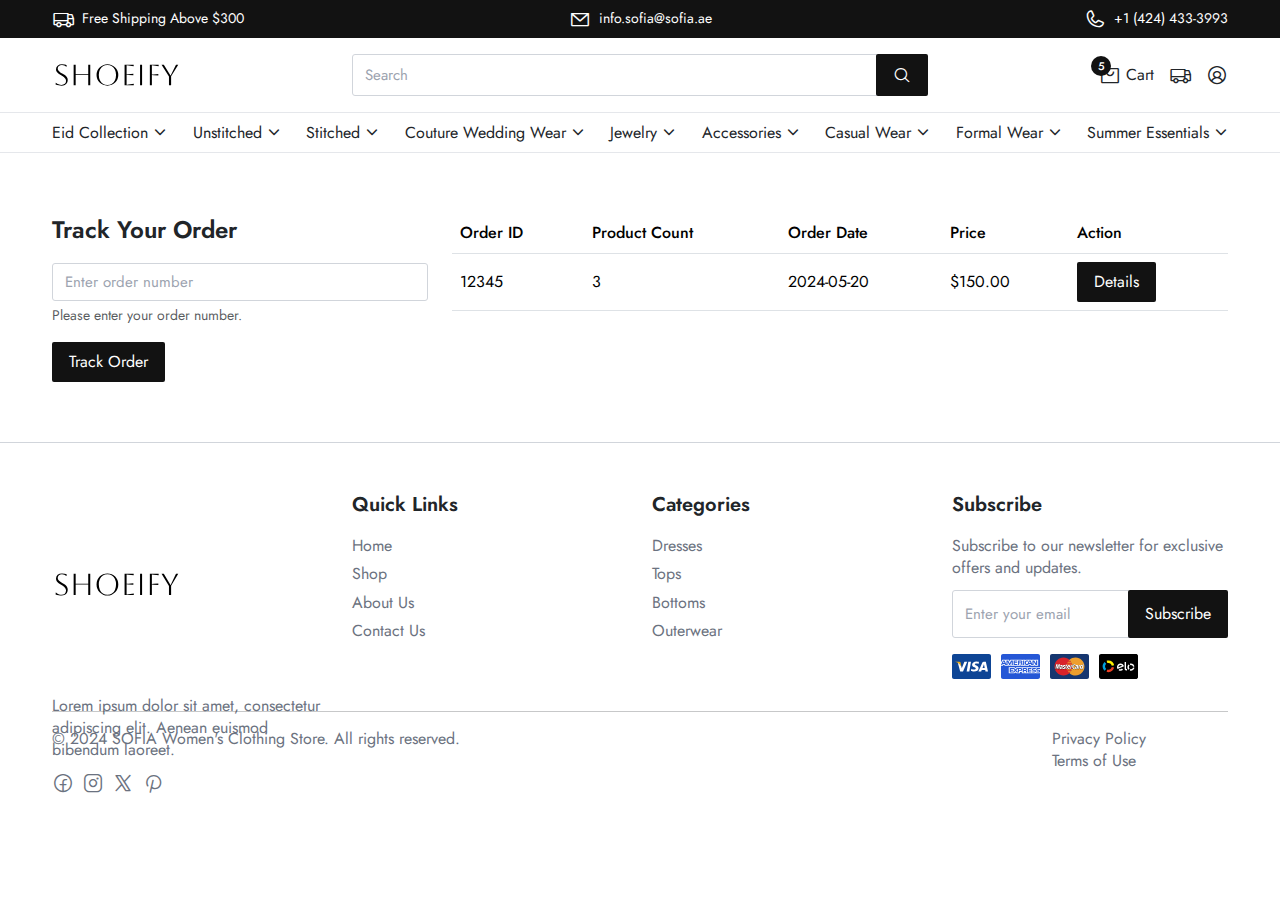
<file: track_order.html>
<!DOCTYPE html>
<html lang="en">

<head>
  <meta charset="UTF-8">
  <meta name="viewport" content="width=device-width, initial-scale=1.0">
  <title>Sofia - Women's Clothes store</title>
  <link rel="stylesheet" href="css/bootstrap.min.css">
  <link rel="stylesheet" href="css/swiper.min.css">
  <link rel="stylesheet" href="css/styles.css">
  <link rel="stylesheet" href="css/responsive.css">
  <!-- Favicon -->
  <link rel="icon" href="images/brand/favicon.svg" type="image/x-icon">
</head>

<body>
  <!-- offcanvas -->
  <div class="offcanvas offcanvas-end" id="cart_canvas">
    <div class="offcanvas-header">
      <h6 class="text-uppercase">shopping bag <span class="text-capitalize">(5 items)</span> </h6>
      <button type="button" class="btn-close" data-bs-dismiss="offcanvas"></button>
    </div>
    <div class="offcanvas-body bg-light">
      <ul class="list-unstyled">
        <li>
          <div class="card cart_product mb-3">
            <figure>
              <a href="single_product.html"><img src="images/shoeses/shoes_1.webp" class="" alt="..."></a>
            </figure>
            <div class="card-body">
              <h5 class="card-title">drs-01</h5>
              <p class="card-text">Rs. 16,650</p>
            </div>
            <div class="card-footer">
              <button class="btn">
                <i class="ph ph-trash"></i>
              </button>
            </div>
          </div>
        </li>
        <li>
          <div class="card cart_product mb-3">
            <figure>
              <a href="single_product.html"><img src="images/shoeses/shoes_2.webp" class="" alt="..."></a>
            </figure>
            <div class="card-body">
              <h5 class="card-title">drs-02</h5>
              <p class="card-text">Rs. 18,950</p>
            </div>
            <div class="card-footer">
              <button class="btn">
                <i class="ph ph-trash"></i>
              </button>
            </div>
          </div>
        </li>
        <li>
          <div class="card cart_product mb-3">
            <figure>
              <a href="single_product.html"><img src="images/shoeses/shoes_3.webp" class="" alt="..."></a>
            </figure>
            <div class="card-body">
              <h5 class="card-title">drs-03</h5>
              <p class="card-text">Rs. 21,350</p>
            </div>
            <div class="card-footer">
              <button class="btn">
                <i class="ph ph-trash"></i>
              </button>
            </div>
          </div>
        </li>
        <li>
          <div class="card cart_product mb-3">
            <figure>
              <a href="single_product.html"><img src="images/shoeses/shoes_4.webp" class="" alt="..."></a>
            </figure>
            <div class="card-body">
              <h5 class="card-title">drs-04</h5>
              <p class="card-text">Rs. 24,500</p>
            </div>
            <div class="card-footer">
              <button class="btn">
                <i class="ph ph-trash"></i>
              </button>
            </div>
          </div>
        </li>
        <li>
          <div class="card cart_product mb-3">
            <figure>
              <a href="single_product.html"><img src="images/shoeses/shoes_5.webp" class="" alt="..."></a>
            </figure>
            <div class="card-body">
              <h5 class="card-title">drs-05</h5>
              <p class="card-text">Rs. 28,750</p>
            </div>
            <div class="card-footer">
              <button class="btn">
                <i class="ph ph-trash"></i>
              </button>
            </div>
          </div>
        </li>
      </ul>
    </div>
    <div class="offcanvas-footer">
      <div class="d-flex gap-2 w-100 align-items-center justify-content-between">
        <h6 class="fw-normal">Sub Total</h6>
        <h6 class="fw-normal">$20.63</h6>
      </div>
      <small class="text-center w-100 mt-2 mb-3 d-block">Shipping, taxes, and discount codes calculated at checkout.</small>
      <a href="checkout.html" class="btn w-100">
        <span>Check Out</span>
      </a>
      <a href="cart.html" class="text_btn mt-2">
        <span>View all cart</span>
      </a>
    </div>
  </div>
  <!-- end offcanvas -->
  <!--============================
  =            Header            =
  =============================-->
  <header>
    <div class="header_top d-sm-block d-none xs-width py-2 text-white">
      <div class="container">
        <div class="row">
          <div class="col-sm-4">
            <div class="d-flex align-items-center justify-content-start gap-2">
              <i class="ph ph-truck"></i>
              <p class="small">Free Shipping Above $300</p>
            </div>
          </div>
          <div class="col-sm-4 d-none d-sm-block">
            <div class="d-flex align-items-center justify-content-center gap-2">
              <i class="ph ph-envelope-simple"></i>
              <p class="small">info.sofia@sofia.ae</p>
            </div>
          </div>
          <div class="col-sm-4">
            <div class="d-flex align-items-center justify-content-end gap-2">
              <i class="ph ph-phone"></i>
              <p class="small">+1 (424) 433-3993</p>
            </div>
          </div>
        </div>
      </div>
    </div>
    <div class="header_middle xs-width py-3">
      <div class="container">
        <div class="row">
          <div class="col-md-3 col-6">
            <a href="index.html" class="logo">
              <img src="images/brand/logo.svg"/ alt="Brand Logo">
            </a>
          </div>
          <div class="col-sm-6 d-md-block d-none">
            <div class="header_search_wrapper">
              <a href="#" class="header_icon d-md-none d-flex">
                <i class="ph ph-magnifying-glass"></i>
              </a>
              <form class="form-inline w-100 d-md-flex d-none">
                <div class="input-group">
                  <input type="text" class="form-control" placeholder="Search" aria-label="Search" aria-describedby="search-addon">
                  <div class="input-group-append">
                    <button class="btn btn-primary" type="submit"><i class="ph ph-magnifying-glass"></i></button>
                  </div>
                </div>
              </form>
            </div>
          </div>
          <div class="col-md-3 col-6">
            <div class="header_ecom_icons">
              <a href="cart.html" class="header_icon icon_badge" data-bs-toggle="offcanvas" data-bs-target="#cart_canvas" data-value="5">
                <i class="ph ph-shopping-bag"></i>
                <span class="d-md-block d-none">Cart</span>
              </a>
              <a href="cart.html" class="header_icon d-flex d-md-none">
                <i class="ph ph-magnifying-glass"></i>
              </a>
              <a href="track_order.html" class="header_icon d-flex">
                <i class="ph ph-truck"></i>
              </a>
              <a href="login.html" class="header_icon">
                <i class="ph ph-user-circle"></i>
              </a>
            </div>
          </div>
        </div>
      </div>
    </div>
    <div class="header_bottom xs-width">
      <div class="container">
        <div class="row">
          <div class="col-lg-12 col-sm-2">
            <button data-bs-toggle="offcanvas" data-bs-target="#menu" class="sale_btn d-lg-none px-3 d-flex">
              <i class="ph ph-list"></i>
            </button>
            <div id="menu" class="menu">
              <div class="offcanvas-header d-lg-none d-flex">
                <h5 class="">Menu</h5>
                <button type="button" class="btn-close" data-bs-dismiss="offcanvas"></button>
              </div>
              <div class="offcanvas-body overflow">
                <ul class="header_categories d-lg-flex justify-content-between align-items-center gap-4">
                  <li>
                    <a class="text-capitalize" href="javascript:void(0)">eid collection</a>
                    <div class="dropdown-menu">
                      <a href="single_collection.html" class="dropdown-item">
                        <i class="ph ph-caret-right"></i>
                        <span>Unstitched</span>
                      </a>
                      <a href="single_collection.html" class="dropdown-item">
                        <i class="ph ph-caret-right"></i>
                        <span>Stitched</span>
                      </a>
                      <a href="single_collection.html" class="dropdown-item">
                        <i class="ph ph-caret-right"></i>
                        <span>Luxury Formals</span>
                      </a>
                      <a href="collections.html" class="dropdown-item">
                        <i class="ph ph-caret-right"></i>
                        <span>View All</span>
                      </a>
                    </div>
                  </li>
                  <li>
                    <a class="text-capitalize" href="javascript:void(0)">Unstitched</a>
                    <div class="dropdown-menu">
                      <a href="single_collection.html" class="dropdown-item">
                        <i class="ph ph-caret-right"></i>
                        <span>Cotton Unstitched</span>
                      </a>
                      <a href="single_collection.html" class="dropdown-item">
                        <i class="ph ph-caret-right"></i>
                        <span>Lawn Unstitched</span>
                      </a>
                      <a href="single_collection.html" class="dropdown-item">
                        <i class="ph ph-caret-right"></i>
                        <span>Embroidered Unstitched</span>
                      </a>
                      <a href="single_collection.html" class="dropdown-item">
                        <i class="ph ph-caret-right"></i>
                        <span>Printed Unstitched</span>
                      </a>
                    </div>
                  </li>
                  <li>
                    <a class="text-capitalize" href="javascript:void(0)">Stitched</a>
                    <div class="dropdown-menu">
                      <a href="single_collection.html" class="dropdown-item">
                        <i class="ph ph-caret-right"></i>
                        <span>Casual Stitched</span>
                      </a>
                      <a href="single_collection.html" class="dropdown-item">
                        <i class="ph ph-caret-right"></i>
                        <span>Formal Stitched</span>
                      </a>
                      <a href="single_collection.html" class="dropdown-item">
                        <i class="ph ph-caret-right"></i>
                        <span>Designer Stitched</span>
                      </a>
                      <a href="single_collection.html" class="dropdown-item">
                        <i class="ph ph-caret-right"></i>
                        <span>Party Wear Stitched</span>
                      </a>
                    </div>
                  </li>
                  <li>
                    <a class="text-capitalize" href="javascript:void(0)">Couture Wedding Wear</a>
                    <div class="dropdown-menu">
                      <a href="single_collection.html" class="dropdown-item">
                        <i class="ph ph-caret-right"></i>
                        <span>Bridal Dresses</span>
                      </a>
                      <a href="single_collection.html" class="dropdown-item">
                        <i class="ph ph-caret-right"></i>
                        <span>Groom Sherwanis</span>
                      </a>
                      <a href="single_collection.html" class="dropdown-item">
                        <i class="ph ph-caret-right"></i>
                        <span>Wedding Accessories</span>
                      </a>
                    </div>
                  </li>
                  <li>
                    <a class="text-capitalize" href="javascript:void(0)">Jewelry</a>
                    <div class="dropdown-menu">
                      <a href="single_collection.html" class="dropdown-item">
                        <i class="ph ph-caret-right"></i>
                        <span>Earrings</span>
                      </a>
                      <a href="single_collection.html" class="dropdown-item">
                        <i class="ph ph-caret-right"></i>
                        <span>Necklaces</span>
                      </a>
                      <a href="single_collection.html" class="dropdown-item">
                        <i class="ph ph-caret-right"></i>
                        <span>Bracelets</span>
                      </a>
                    </div>
                  </li>
                  <li>
                    <a class="text-capitalize" href="javascript:void(0)">Accessories</a>
                    <div class="dropdown-menu">
                      <a href="single_collection.html" class="dropdown-item">
                        <i class="ph ph-caret-right"></i>
                        <span>Bags</span>
                      </a>
                      <a href="single_collection.html" class="dropdown-item">
                        <i class="ph ph-caret-right"></i>
                        <span>Belts</span>
                      </a>
                      <a href="single_collection.html" class="dropdown-item">
                        <i class="ph ph-caret-right"></i>
                        <span>Scarves</span>
                      </a>
                    </div>
                  </li>
                  <li>
                    <a class="text-capitalize" href="javascript:void(0)">Casual Wear</a>
                    <div class="dropdown-menu">
                      <a href="single_collection.html" class="dropdown-item">
                        <i class="ph ph-caret-right"></i>
                        <span>Everyday Comfort</span>
                      </a>
                      <a href="single_collection.html" class="dropdown-item">
                        <i class="ph ph-caret-right"></i>
                        <span>Weekend Vibes</span>
                      </a>
                    </div>
                  </li>
                  <li>
                    <a class="text-capitalize" href="javascript:void(0)">Formal Wear</a>
                    <div class="dropdown-menu">
                      <a href="single_collection.html" class="dropdown-item">
                        <i class="ph ph-caret-right"></i>
                        <span>Office Attire</span>
                      </a>
                      <a href="single_collection.html" class="dropdown-item">
                        <i class="ph ph-caret-right"></i>
                        <span>Business Meetings</span>
                      </a>
                    </div>
                  </li>
                  <li>
                    <a class="text-capitalize" href="javascript:void(0)">Summer Essentials</a>
                    <div class="dropdown-menu">
                      <a href="single_collection.html" class="dropdown-item">
                        <i class="ph ph-caret-right"></i>
                        <span>Light Dresses</span>
                      </a>
                      <a href="single_collection.html" class="dropdown-item">
                        <i class="ph ph-caret-right"></i>
                        <span>Breezy Tops</span>
                      </a>
                    </div>
                  </li>
                </ul>
              </div>
            </div>
          </div>
        </div>
      </div>
    </div>
  </header>
  <!--====  End of Header  ====-->
  <!--==========================
  =            Main            =
  ===========================-->
  <main>
    <section>
      <div class="container">
        <div class="row">
          <div class="col-lg-4">
            <h4 class="mb-3">Track Your Order</h4>
            <form action="" method="post">
              <div class="mb-3">
                <input type="text" class="form-control" required="" id="order_number" aria-describedby="orderNumberHelp" placeholder="Enter order number">
                <div id="orderNumberHelp" class="form-text">Please enter your order number.</div>
              </div>
              <button class="btn btn-primary">
                <span>Track Order</span>
              </button>
            </form>
          </div>
          <div class="col-lg-8">
            <table class="table">
              <thead>
                <tr>
                  <th>Order ID</th>
                  <th>Product Count</th>
                  <th>Order Date</th>
                  <th>Price</th>
                  <th>Action</th>
                </tr>
              </thead>
              <tbody>
                <tr>
                  <td>12345</td>
                  <td>3</td>
                  <td>2024-05-20</td>
                  <td>$150.00</td>
                  <td>
                    <button class="btn" data-bs-toggle="modal" data-bs-target="#orderModal">
                      <span>Details</span>
                    </button>
                  </td>
                </tr>
                <!-- NOT FOUND ORDER ROW -->
                <!-- <tr>
                  <td colspan="5">
                    <h5 class="text-center py-3">Not found your order</h5>
                  </td>
                </tr> -->
              </tbody>
            </table>
          </div>
        </div>
      </div>
    </section>
    <!-- Modal -->
    <div class="modal fade" id="orderModal">
      <div class="modal-dialog modal-dialog-centered modal-lg">
        <div class="modal-content">
          <div class="modal-header">
            <h5 class="modal-title text-capitalize d-flex align-items-center gap-2">
              <span>Order Details #A235D4587</span>
              <div class="order_badge">shipping</div>
            </h5>
            <button type="button" class="btn-close" data-bs-dismiss="modal"></button>
          </div>
          <div class="modal-body">
            <div class="order_status">
              <div class="info">
                <p>Order Placed:</p>
                <span>8:00 AM, Feb 8, 2023</span>
              </div>
              <div class="info text-center align-items-center">
                <p>Shipped with:</p>
                <span>FedEx</span>
              </div>
              <div class="info align-items-end">
                <p>Estimated Delivery:</p>
                <span>Feb 15, 2023</span>
              </div>
            </div>
            <h6 class="text-uppercase small">Customer information</h6>
            <table class="table table-borderless table-sm">
              <tbody>
                <tr>
                  <td>Name:</td>
                  <td>John Doe</td>
                </tr>
                <tr>
                  <td>Email:</td>
                  <td>johndoe@example.com</td>
                </tr>
                <tr>
                  <td>Address:</td>
                  <td>123 Main Street, City, Country</td>
                </tr>
                <tr>
                  <td>Phone:</td>
                  <td>123-456-7890</td>
                </tr>
                <tr>
                  <td>Payment Method:</td>
                  <td>Credit Card</td>
                </tr>
              </tbody>
            </table>
            <h6 class="text-uppercase small">order products</h6>
            <table class="table table-borderless order_track_products mt-2">
              <thead class="table-light border">
                <tr>
                  <th>Name</th>
                  <th>Qty.</th>
                  <th>Price</th>
                </tr>
              </thead>
              <tbody>
                <tr>
                  <td>
                    <div class="d-flex align-items-center gap-2">
                      <img src="images/shoeses/shoes_1.webp" alt="Product 1">
                      <span>Chic Summer Dress</span>
                    </div>
                  </td>
                  <td>10</td>
                  <td>$20.00</td>
                </tr>
                <tr>
                  <td>
                    <div class="d-flex align-items-center gap-2">
                      <img src="images/shoeses/shoes_2.webp" alt="Product 2">
                      <span>Elegant Evening Gown</span>
                    </div>
                  </td>
                  <td>8</td>
                  <td>$25.00</td>
                </tr>
                <tr>
                  <td colspan="2" align="right">Product Total:</td>
                  <td>$45.00</td>
                </tr>
                <tr>
                  <td colspan="2" align="right">Shipping cost:</td>
                  <td>$10.00</td>
                </tr>
                <tr>
                  <td colspan="2" align="right">Total:</td>
                  <td>$55.00</td>
                </tr>
              </tbody>
            </table>
          </div>
        </div>
      </div>
    </div>
  </main>
  <!--====  End of Main  ====-->
  <!--============================
  =            Footer            =
  =============================-->
  <footer class="footer pt-5 pb-2">
    <div class="container">
      <div class="row">
        <div class="col-lg-3 col-md-4 col-sm-6 col-12 mb-3">
          <a href="index.html" class="logo mx-0 mb-3">
            <img src="images/brand/logo.svg" alt="">
          </a>
          <p>Lorem ipsum dolor sit amet, consectetur adipiscing elit. Aenean euismod bibendum laoreet.</p>
          <div class="d-flex gap-2 align-items-center">
            <a href="#"><i class="ph ph-facebook-logo"></i></a>
            <a href="#"><i class="ph ph-instagram-logo"></i></a>
            <a href="#"><i class="ph ph-x-logo"></i></a>
            <a href="#"><i class="ph ph-pinterest-logo"></i></a>
          </div>
        </div>
        <div class="col-lg-3 col-md-4 col-sm-6 col-12 mb-3">
          <h5 class="mb-3">Quick Links</h5>
          <ul class="list-unstyled">
            <li><a href="#">Home</a></li>
            <li><a href="#">Shop</a></li>
            <li><a href="#">About Us</a></li>
            <li><a href="#">Contact Us</a></li>
          </ul>
        </div>
        <div class="col-lg-3 col-md-4 col-sm-6 col-12 mb-3">
          <h5 class="mb-3">Categories</h5>
          <ul class="list-unstyled">
            <li><a href="#">Dresses</a></li>
            <li><a href="#">Tops</a></li>
            <li><a href="#">Bottoms</a></li>
            <li><a href="#">Outerwear</a></li>
          </ul>
        </div>
        <div class="col-lg-3 col-md-4 col-sm-6 col-12 mb-3">
          <h5 class="mb-3">Subscribe</h5>
          <p>Subscribe to our newsletter for exclusive offers and updates.</p>
          <form action="#" method="post" class="subscribe-form">
            <div class="input-group">
              <input type="email" class="form-control" placeholder="Enter your email" required>
              <div class="input-group-append">
                <button class="btn btn-primary" type="submit">Subscribe</button>
              </div>
            </div>
          </form>
          <div class="footer_payment_methods mt-3">
            <figure class="method">
              <img src="images/payments/visa.svg" alt="visa">
            </figure>
            <figure class="method">
              <img src="images/payments/amex.svg" alt="amex">
            </figure>
            <figure class="method">
              <img src="images/payments/mastercard.svg" alt="mastercard">
            </figure>
            <figure class="method">
              <img src="images/payments/elo.svg" alt="elo">
            </figure>
          </div>
        </div>
      </div>
      <hr>
      <div class="row">
        <div class="col-md-10">
          <p>&copy; 2024 SOFIA Women's Clothing Store. All rights reserved.</p>
        </div>
        <div class="col-md-2 text-md-right">
          <ul class="list-inline">
            <li class="list-inline-item"><a href="#">Privacy Policy</a></li>
            <li class="list-inline-item"><a href="#">Terms of Use</a></li>
          </ul>
        </div>
      </div>
    </div>
  </footer>
  <!--====  End of Footer  ====-->
  <!-- Scripts Files -->
  <script src="js/jquery.min.js"></script>
  <script src="js/bootstrap.min.js"></script>
  <script src="js/swiper.min.js"></script>
  <script src="js/phosphor-icons.js"></script>
  <script src="js/script.js"></script>
</body>

</html>
</file>
<file: css/styles.css>
@font-face {
  src: url("../fonts/Jost/Jost-Thin.ttf");
  font-family: "Jost";
  font-weight: 100;
  font-style: normal;
}

@font-face {
  src: url("../fonts/Jost/Jost-ExtraLight.ttf");
  font-family: "Jost";
  font-weight: 200;
  font-style: normal;
}

@font-face {
  src: url("../fonts/Jost/Jost-Light.ttf");
  font-family: "Jost";
  font-weight: 300;
  font-style: normal;
}

@font-face {
  src: url("../fonts/Jost/Jost-Regular.ttf");
  font-family: "Jost";
  font-weight: 400;
  font-style: normal;
}

@font-face {
  src: url("../fonts/Jost/Jost-Medium.ttf");
  font-family: "Jost";
  font-weight: 500;
  font-style: normal;
}

@font-face {
  src: url("../fonts/Jost/Jost-SemiBold.ttf");
  font-family: "Jost";
  font-weight: 600;
  font-style: normal;
}

@font-face {
  src: url("../fonts/Jost/Jost-Bold.ttf");
  font-family: "Jost";
  font-weight: 700;
  font-style: normal;
}

@font-face {
  src: url("../fonts/Jost/Jost-ExtraBold.ttf");
  font-family: "Jost";
  font-weight: 800;
  font-style: normal;
}

@font-face {
  src: url("../fonts/Jost/Jost-Black.ttf");
  font-family: "Jost";
  font-weight: 900;
  font-style: normal;
}

::-webkit-scrollbar {
  width: 2px;
}

/* Width of the scrollbar */
body::-webkit-scrollbar {
  width: 10px;
}

/* Track */
::-webkit-scrollbar-track {
  background: var(--gray-s0);
}

/* Handle */
::-webkit-scrollbar-thumb {
  background: var(--gray-900);
}

/* Handle on hover */
::-webkit-scrollbar-thumb:hover {
  background: var(--on-primary-container);
}

* {
  margin: 0;
  padding: 0;
  font-family: Jost;
  box-sizing: border-box;
}

:root {
  --black: #121212;
  --white: #fff;
  --text: #222222;
  --font-icon: "Phosphor";
  --gray-50: #f9fafbff;
  --gray-100: #f3f4f6ff;
  --gray-150: #e5e7ebff;
  --gray-200: #d1d5dbff;
  --gray-250: #9ca3afff;
  --gray-300: #6b7280ff;
  --gray-350: #4b5563ff;
  --gray-400: #374151ff;
  --gray-450: #1f2937ff;
  --gray-500: #111827ff;
  --gray-550: #0d1824ff;
  --gray-600: #0b1522ff;
  --gray-650: #08141fff;
  --gray-700: #060e1cff;
  --gray-750: #040a14ff;
  --gray-800: #03070aff;
  --gray-850: #020405ff;
  --gray-900: #000000ff;
}

html,
body {
  font-weight: 400;
}

body:has(.navbar.active) {
  overflow: hidden;
}

i,
ul,
li,
ol,
p,
h1,
h2,
h3,
h4,
h5,
h6,
span,
label,
figure {
  margin: 0;
  padding: 0;
  list-style: none;
  line-height: 1.4;
}

h1,
h2,
h3,
h4,
h5,
h6 {
  font-weight: 600;
}

a,
button {
  color: unset;
  text-decoration: none;
  background: transparent;
  outline: none;
  border: none;
}

a[class^="link-"] {
  text-decoration: underline;
}

input,
textarea {
  background: transparent;
  outline: none;
  border: none;
}

input[type="password"] {
  line-height: 1;
  font-weight: 700;
}

::placeholder {
  font-weight: 400 !important;
  font-size: clamp(14px, 2vw, 15px);
  color: var(--gray-250) !important;
}

i,
span {
  display: inline-block;
}

section:not(.no_p) {
  padding: 30px 0;
}

@media (min-width: 768px) {
  section:not(.no_p) {
    padding: 60px 0;
  }
}

section.bg {
  background: var(--gray-50);
}

figure {
  display: flex;
  overflow: hidden;
  align-items: center;
  justify-content: center;
}

figure img {
  width: 100%;
  height: 100%;
  object-fit: cover;
}

i[class^="ph"] {
  font-size: clamp(20px, 2vw, 22px);
}

.btn {
  display: inline-flex;
  grid-gap: 6px;
  cursor: pointer;
  padding: 10px 15px;
  border-radius: 2px;
  color: var(--white);
  align-items: center;
  transition: 0.2s ease;
  justify-content: center;
  text-transform: capitalize;
  font-size: clamp(14px, 2vw, 16px);
  background-color: var(--black);
  border: 2px solid var(--black);
}

.text_btn {
  display: flex;
  text-align: center;
  justify-content: center;
  font-weight: 500;
  text-transform: capitalize;
  font-size: clamp(13px, 2vw, 15px);
}

.btn:hover {
  color: var(--black);
  border-color: var(--black);
  background-color: var(--white);
}

.btn.outline {
  color: var(--black);
  border: 2px solid var(--black);
  background: var(--white);
}

.btn.outline:hover {
  background: var(--black);
  border-color: var(--black);
  color: var(--white);
}

.btn i {
  font-size: clamp(16px, 2vw, 18px);
}

.btn span {
  font-weight: 400;
  line-height: 1;
}

.webkit_box {
  display: -webkit-box;
  -webkit-line-clamp: 1;
  overflow: hidden;
  -webkit-box-orient: vertical;
  text-overflow: ellipsis;
}

.arrows {
  background: var(--black);
  border-radius: 50%;
  transition: 0.2s ease;
  width: 40px !important;
  height: 40px !important;
}

.arrows:after {
  color: var(--white);
  font-size: 15px !important;
  font-weight: 600;
}

.heading {
  font-weight: 600;
  line-height: 1.2;
  font-size: clamp(25px, 4vw, 34px);
}

.text_line {
  margin-top: 5px;
  color: var(--gray-300);
  font-size: clamp(14px, 2vw, 16px);
}

/* bootstrap override css */
.offcanvas-header {
  border-bottom: 1px solid var(--gray-150);
}

.offcanvas-footer {
  border-top: 1px solid var(--gray-150);
  padding: var(--bs-offcanvas-padding-y) var(--bs-offcanvas-padding-x);
}

.btn-close {
  background: none;
  position: relative;
  padding: 0 !important;
  height: 20px;
  width: 20px;
}

.btn-close:before {
  content: '\E4F6';
  font-family: var(--font-icon);
  font-weight: 900;
  font-size: 18px;
  top: 0;
  left: 0;
  position: absolute;
  height: 100%;
  width: 100%;
  line-height: 1;
}

.dropdown-menu {
  border-radius: 3px;
}

.dropdown-item {
  display: flex;
  grid-gap: 8px;
  transition: 0.2s ease;
  align-items: center;
}

.dropdown-item:hover {
  color: var(--white);
  background: var(--black);
}

.card {
  border: none;
  background-color: transparent;
}

.card-img,
.card-img-top {
  border-radius: 0px;
}

.card-title {
  margin: 0;
}

.badge {
  background: var(--black);
  position: absolute;
  top: 10px;
  left: 10px;
  color: var(--white);
  text-transform: uppercase;
  border-radius: 2px;
}

.form-control,
.form-select {
  width: unset;
  border-radius: 3px;
  border-color: var(--gray-200);
}

.form-control {
  width: 100%;
}

.card-text {
  color: var(--gray-300);
  font-size: clamp(14px, 2vw, 16px);
}

.card-footer {
  padding: 0;
  border: none;
  background: transparent;
}

.form-check-input:checked {
  background-color: var(--black);
  border-radius: 3px;
  border-color: var(--black);
}

.form-check-input {
  margin-top: 0;
}

.form-check-input:focus,
.accordion-button:focus,
.form-select:focus,
.form-control:focus {
  box-shadow: none;
  border-color: var(--black);
  color: var(--black);
}

.accordion-button:not(.collapsed) {
  color: var(--black);
  background: var(--gray-100);
  border-radius: 3px 3px 0 0 !important;
}

.form-check-label {
  user-select: none;
  cursor: pointer;
}

table th {
  padding: 0 8px 0 0;
  font-weight: 500;
}

table td {
  padding: 5px;
  color: var(--gray-300);
}

.accordion-item {
  border-radius: 3px !important;
}

select {
  cursor: pointer;
}

.form-check-input[type=checkbox] {
  border-radius: 3px;
}

.custom-radio {
  padding: 15px;
  cursor: pointer;
  margin-bottom: 5px;
  width: 100%;
  border-radius: 5px;
  transition: 0.2s ease;
  border: 1px solid var(--gray-150);
}

.custom-radio:has(input:checked) {
  background: var(--gray-50);
  border-color: var(--gray-150);
}

.custom-radio input:checked {
  border-radius: 50px;
}

.form-check-label {
  grid-gap: 8px;
  cursor: pointer;
  align-items: center;
  display: inline-flex;
}

.link {
  grid-gap: 5px;
  display: inline-flex;
  align-items: center;
  color: var(--primary);
  justify-content: center;
  font-size: clamp(14px, 2vw, 16px);
}

.link span {
  font-weight: 400;
  line-height: 1.2;
}

.link i {
  font-size: clamp(16px, 2vw, 18px);
}

.radio-accordion .accordion-button::after {
  content: none !important;
}

.radio-accordion .accordion-button::before {
  content: '';
  height: 18px;
  width: 18px;
  margin-right: 10px;
  border-radius: 50px;
  border: 1px solid var(--gray-150);
  transition: 0.2s ease;
  background: var(--gray-50);
}

.accordion-button:not(.collapsed) {
  background: var(--gray-50);
  color: var(--black);
}

.accordion-button {
  padding: 12px 15px;
}

.accordion-body {
  padding: 12px 15px;
}

.accordion-button::after {
  content: "\E136";
  color: var(--gray-300);
  font-family: var(--font-icon);
  background: unset !important;
  height: unset;
  font-size: clamp(16px, 2vw, 18px);
  width: unset;
}

.accordion-button:not(.collapsed)::after {
  color: var(--primary);
}

.accordion-item:has(.accordion-button:not(.collapsed)) {
  border-color: var(--gray-150);
}

.radio-accordion .accordion-button:not(.collapsed)::before {
  background: var(--white);
  box-shadow: inset 0 0 0 5px var(--gray-450);
}

.list-group {
  border-radius: 3px;
}

/* header */
header {
  position: relative;
}

.header_top {
  background: var(--black);
}

.logo {
  height: 100%;
  width: 130px;
  display: flex;
  align-items: center;
  justify-content: center;
}

.logo img {
  width: 100%;
  height: 100%;
  object-fit: contain;
}

.header_icon {
  align-items: center;
  display: inline-flex;
  justify-content: center;
  grid-gap: 5px;
}

.icon_badge {
  position: relative;
}

.icon_badge:before {
  content: attr(data-value);
  height: 20px;
  display: flex;
  aspect-ratio: 1;
  font-size: 11px;
  top: -8px;
  left: -8px;
  position: absolute;
  border-radius: 50%;
  color: var(--white);
  font-weight: 500;
  align-items: center;
  justify-content: center;
  background: var(--black);
}

.header_search_wrapper,
.header_ecom_icons {
  height: 100%;
  display: flex;
  grid-gap: 10px;
  align-items: center;
}

.header_ecom_icons {
  grid-gap: 15px;
  justify-content: flex-end;
}

.header_bottom {
  border-block: 1px solid var(--gray-150);
}

@media (min-width: 992px) {
  .menu .offcanvas-body {
    overflow: unset;
  }
}

.header_categories li>a {
  display: flex;
  grid-gap: 5px;
  line-height: 1.2;
  padding-block: 10px;
  align-items: center;
  justify-content: space-between;
}

.header_categories li:has(.dropdown-menu)>a:after {
  content: '\e136';
  margin: 0;
  border: none;
  display: unset;
  font-weight: bolder;
  transition: 0.2s ease;
  vertical-align: unset;
  font-family: var(--font-icon);
  font-size: clamp(12px, 2vw, 14px);
}

.header_categories li:hover a:after {
  rotate: -180deg;
}

.header_categories li {
  position: relative;
}

.sale_btn {
  height: 40px;
  display: flex;
  padding: 8px 20px;
  color: var(--white);
  align-items: center;
  justify-content: center;
  background: var(--black);
}

header .dropdown-menu {
  left: 0;
  opacity: 0;
  min-width: 200px;
  transform: unset;
  pointer-events: none;
  top: calc(90% + 1px);
  transition: 0.2s ease 0.1s;
  border-color: #e5e7eb;
  display: inline-block;
  border-radius: 0 0 3px 3px;
}

header .header_categories li:hover .dropdown-menu {
  opacity: 1;
  pointer-events: auto;
  top: calc(100%);
  transition-delay: 0s;
}

header .dropdown-item i {
  font-size: clamp(12px, 2vw, 14px);
  font-weight: 600;
}

/* header end */

/* hero */
.hero {
  position: relative;
  overflow: hidden;
  height: 500px;
}

.hero::after {
  content: "";
  position: absolute;
  top: 0;
  left: 0;
  width: 100%;
  height: 100%;
  background-color: rgba(0, 0, 0, 0.1);
  /* Overlay ka color */
}

.hero video {
  height: 100dvh;
  object-fit: cover;
  object-position: bottom;
}

/* hero end */

/* collections */
.swiper-slide:has(.collection_card) {
  max-width: 300px;
  height: unset;
}

.collection_card {
  height: 100%;
}

.collection_card .collection_img {
  height: 100%;
  max-height: 400px;
  border-radius: 3px;
}

.collection_card .card-body {
  padding: 10px 5px;
  display: flex;
  align-items: center;
  justify-content: space-between;
}

.collection_card .card-body .btn {
  width: 35px;
  height: 35px;
  border-width: 1px;
  border-radius: 50%;
}

.collection_slider_buttons {
  display: flex;
  grid-gap: 10px;
  margin-top: 20px;
  justify-content: center;
}

@media (min-width: 992px) {
  .collection_slider_buttons {
    justify-content: flex-start;
  }
}

.collection_slider_buttons>* {
  position: relative;
  margin: 0;
  inset: unset;
}

.collection_card .card-title {
  font-weight: 500;
  text-transform: capitalize;
  font-size: clamp(18px, 2vw, 20px);
}

/* collections end */

/* banners */
.banners .row {
  margin: 0;
  padding: 0;
}

/*.banners div[class^="col-"] {
  padding: 0;
}*/

.banner_card {
  display: flex;
  overflow: hidden;
  position: relative;
  border-radius: 5px;
}

.banner_img {
  height: 350px;
  width: 100%;
}

.banner_card_content {
  top: 0;
  left: 0;
  width: 100%;
  height: 100%;
  padding: 20px;
  position: absolute;
  background: linear-gradient(130deg, rgba(0, 0, 0, 0.5), transparent 50%);
}

.banner_title {
  margin-bottom: 5px;
  color: var(--white);
  text-transform: uppercase;
  font-size: clamp(24px, 3vw, 26px);
}

/* banners end */

/* New Arrivals */
.product_card .card-body {
  padding: 8px 0;
  display: flex;
  grid-gap: 10px;
  align-items: center;
  justify-content: space-between;
}

.product_img {
  height: 200px;
  overflow: hidden;
  border-radius: 3px;
  border: 1px solid var(--gray-150);
  padding: 20px;
  background: var(--white);
  border-radius: 3px;
}

.product_img a{
  height: 80%;
  width: 80%;
  display: block;
}

.product_img img {
    object-fit: contain;
}
.product_card .card-title {
  font-size: clamp(16px, 2vw, 18px);
  text-transform: uppercase;
}

.products_row {
  margin-bottom: -1rem !important;
}

/* New Arrivals end */

/* Footer */
footer {
  border-top: 1px solid var(--gray-200);
}

.footer :where(p, li, a) {
  color: var(--gray-300);
  font-size: clamp(14px, 2vw, 16px);
}

.footer ul.list-unstyled {
  display: flex;
  grid-gap: 6px;
  flex-direction: column;
}

.footer p {
  margin-bottom: 10px;
}

.footer_payment_methods {
  display: flex;
  align-items: center;
  grid-gap: 10px;
}

.method {
  height: 25px;
}

/* Footer end */

/* cart canvas */
.cart_product {
  display: flex;
  grid-gap: 15px;
  flex-direction: row;
  align-items: center;
  background: transparent;
}

.cart_product .card-body {
  padding: 0;
}

.cart_product .card-title {
  font-size: clamp(14px, 2vw, 16px);
  text-transform: uppercase;
}

.cart_product figure {
  width: 80px;
  height: 80px;
  padding: 5px;
  border-radius: 3px;
  background: var(--white);
  border: 1px solid var(--gray-200);
}

.cart_product figure img{
  object-fit: contain;
}

.cart_product .card-footer .btn {
  padding: 5px;
  background: var(--bs-danger);
  border-color: var(--bs-danger);
}

.cart_product .card-footer .btn:hover {
  background: var(--bs-danger-text-emphasis);
  border-color: var(--bs-danger-text-emphasis);
}

.cart_product .card-footer .btn i {
  font-size: 16px;
}

.cart_product .card-footer .btn:hover i {
  color: var(--white);
}

/* cart canvas end */

/* single products */
.single_product .container>.row {
  align-items: flex-start;
}

.single_product_thumb_slider .single_product_img {
  padding: 10px;
  user-select: none;
}

.single_product_thumb_slider .swiper-slide {
  filter: grayscale(1) opacity(80%);
  transition: 0.2s ease;
  width: 100px;
}

.single_product_thumb_slider .swiper-slide-thumb-active {
  filter: grayscale(0) opacity(100%);
}

@media (min-width: 768px) {
  .single_product_thumb_slider .swiper-slide {
    height: auto !important;
  }
}

.single_product_img {
  max-height: 630px;
  border: 1px solid var(--gray-150);
  padding: 40px;
  border-radius: 3px;
  user-select: none;
}

.single_product_actions {
  display: flex;
  grid-gap: 15px;
  align-items: center;
}

.counter {
  display: flex;
  align-items: center;
  justify-content: center;
}

.count {
  width: 30px;
  padding: 5px;
  margin: 0 10px;
  font-weight: 500;
  text-align: center;
  border-radius: 5px;
}

.counter button {
  width: 20px;
  height: 20px;
  display: flex;
  color: var(--white);
  border-radius: 10px;
  align-items: center;
  justify-content: center;
  background: var(--black);
}

.counter button i {
  line-height: 1;
}

.product-details li {
  list-style: disc inside;
  margin-bottom: 8px;
}

.product_desc {
  display: flex;
  grid-gap: 10px;
  flex-direction: column;
}

.sold_product i {
  color: var(--bs-orange);

}

.review_card {
  display: flex;
  flex-direction: row;
  align-items: flex-start;
  padding: 15px;
  height: 100%;
}

.review_card .card-body {
  padding-block: 0;
  height: 100%;
  display: flex;
  flex-direction: column;
}

.customer-img {
  margin-top: 5px;
  border-radius: 3px;
  height: 50px;
  width: 50px;
  flex: 0 0 auto;
}


.review_card i[class^="ph-"] {
  font-size: clamp(16px, 2vw, 18px);
}

.ph-star {
  color: var(--bs-orange);
}

.customer_name {
  text-decoration: underline;
  font-weight: 500;
  color: var(--black);
}

a:has(.customer_name) {
  margin-top: auto;
  padding-top: 8px;
}

/* single products end */

/* single collection */
.filter_side_heading {
  font-size: clamp(16px, 2vw, 18px);
  position: relative;
  align-self: flex-start;
  padding-bottom: 4px;
}

.filter_side_heading:before {
  content: '';
  position: absolute;
  bottom: 0;
  left: 0;
  width: 50%;
  border-bottom: 2px solid var(--text);
}

.filter_side_item {
  display: flex;
  flex-direction: column;
  grid-gap: 20px;
}

.filter_side_item:not(:last-child) {
  margin-bottom: 25px;
}

#slider-range {
  display: flex;
  position: relative;
  align-items: center;
  height: 5px;
  background: var(--gray-150);
  border-radius: 5px;
  width: 100%;
}

.ui-widget input,
.ui-widget select,
.ui-widget textarea,
.ui-widget button {
  font-family: inherit;
}

.ui-slider-range {
  position: absolute;
  height: 5px;
  background: var(--gray-400);
}

.ui-state-active {
  background: var(--gray-600) !important;
}

.ui-slider-handle {
  position: absolute !important;
  background: var(--black) !important;
  height: 20px !important;
  width: 5px !important;
  border-radius: 50px;
  cursor: pointer !important;
  margin-left: -2.5px !important;
  top: unset !important;
}

.price_slider {
  padding: 0 2.5px;
  height: 20px;
  display: flex;
  align-items: center;
}

.price_slide_wrapper {
  display: flex;
  flex-direction: column;
  grid-gap: 5px;
}

.highest_price {
  display: flex;
  justify-content: space-between;
  grid-gap: 5px;
  font-size: clamp(12px, 2vw, 14px);
}

.price_rest {
  color: var(--on-primary-container);
  text-decoration: underline;
  font-weight: 500;
}

.price_inputs {
  display: flex;
  align-items: center;
  justify-content: space-around;
  grid-gap: 15px;
  margin-top: 10px;
}

.price_input {
  display: flex;
  align-items: center;
  flex: 1;
  grid-gap: 10px;
}

.price_input input {
  min-width: 0px;
  width: 100%;
  padding: 6px 10px;
  border: 1px solid var(--gray-200);
  border-radius: 3px;
}

.filter_checkList {
  display: flex;
  flex-direction: column;
  grid-gap: 15px;
}

.filter_check {
  display: flex;
  align-items: center;
  margin: 0;
  min-height: unset;
}

.filter_check input {
  margin-top: 0;
}

.filter_check span {
  display: inline-block;
  user-select: none;
  vertical-align: middle;
  cursor: pointer;
  flex: 1;
  margin-left: 8px;
  line-height: 1.2;
}

.filter_check small {
  color: var(--on-primary-container);
  font-weight: 500;
  font-size: 13px;
}

.color_filter {
  display: flex;
  flex-wrap: wrap;
  grid-gap: 10px;
}

.color_filter input {
  display: none;
}

.color_filter label {
  height: 22px;
  width: 22px;
  flex: 0 0 22px;
  overflow: hidden;
  cursor: pointer;
  position: relative;
  border-radius: 50px;
}

.color_filter label:before {
  content: '';
  font-family: var(--font-icon);
  position: absolute;
  color: var(--white);
  inset: 0;
  display: flex;
  font-weight: bold;
  font-size: 12px;
  align-items: center;
  justify-content: center;
  top: 1px;
}

.color_filter label:has(input:checked):before {
  content: '\e182';
}

/* login */
.form_wrapper {
  max-width: 350px;
  margin: auto;
}

.form_wrapper .form-control {
  width: 100%;
}

/* cart page */
.coupon_code_form {
  max-width: 500px;
}

.cart_product_delete_col {
  width: 50px;
}

.cart_img {
  width: 60px;
  height: 60px;
  flex: 0 0 60px;
  border-radius: 3px;
  border: 1px solid var(--gray-200);
  padding: 5px;
}

.cart_img img {
  object-fit: contain;
}

.cart_product_detail h5 {
  margin-bottom: 5px;
  font-size: clamp(14px, 2vw, 16px);
}

.cart_product_detail b {
  color: var(--black);
  font-weight: 600;
}

.cart_product_detail p {
  color: var(--gray-300);
  font-size: clamp(12px, 2vw, 14px);
}

.table>:not(caption)>*>* {
  vertical-align: middle;
}

.cart_detail {
  max-width: 600px;
  margin-top: 30px;
  margin-inline: auto;
}

.cart_detail h3 {
  font-size: clamp(22px, 2vw, 26px);
}

.cart_detail p {
  color: var(--gray-300);
  font-size: clamp(14px, 2vw, 16px);
}

.cart_detail table {
  width: 100%;
}

.cart_detail table th {
  text-align: left;
}

.cart_detail table td {
  text-align: right;
}

/* checkout */
.checkout_product_img {
  height: 100px;
  aspect-ratio: 1;
  border-radius: 3px;
  overflow: hidden;
  border: 1px solid var(--gray-150);
  padding: 5px;
}

.checkout_product_img img {
    object-fit: contain;
}

.checkout_product_content {
  display: flex;
  flex-direction: column;
  grid-gap: 5px;
  flex: 1;
}

.checkout_product_content h5 {
  font-size: clamp(16px, 2vw, 18px);
  text-transform: uppercase;
}

.checkout_product_content ul {
  display: flex;
  flex-direction: column;
  flex: 1;
}

.checkout_product_content ul li {
  display: flex;
  align-items: center;
  grid-gap: 10px;
  color: var(--gray-500);
  font-weight: 500;
  font-size: clamp(12px, 2vw, 14px);
}

.checkout_product_content ul li strong {
  color: var(--gray-300);
  font-weight: 500;
  text-transform: capitalize;
}

.checkout_product_content+span {
  font-size: clamp(14px, 2vw, 16px);
  font-weight: 500;
  color: var(--gray-300);
}

.checkout_product>li {
  padding: 15px;
}

[class^="col-"]:has(.checkout_product) {
  top: 30px;
}

/* my account */

/* my account */
.account {
  padding: 40px 0px !important;
}

.account .heading_title {
  margin-bottom: 30px;
}

.account_wrapper {
  display: flex;
  align-items: flex-start;
  grid-gap: 30px;
}

.account_sidebar {
  flex: 0 0 250px;
  position: sticky;
  top: 70px;
}

.account_main {
  flex: 1;
  padding: 20px;
  border-radius: 5px;
  border: 1px solid var(--gray-150);
}

.account_head {
  display: flex;
  grid-gap: 10px;
  align-items: center;
  margin-bottom: 20px;
  justify-content: space-between;
}

.account_head .search {
  max-width: 400px;
}

.account_head .search_box {
  grid-gap: 0;
}

.account_head .search_input {
  border: 1px solid var(--gray-200);
  border-radius: 4px 0 0 4px;
}

.account_list {
  display: flex;
  flex-direction: column;
  grid-gap: 3px;
}

.account_list li a {
  display: flex;
  align-items: center;
  grid-gap: 6px;
  font-size: clamp(14px, 2vw, 16px);
  text-transform: capitalize;
  color: var(--gray-300);
  padding: 8px 10px;
  border-radius: 5px;
  transition: 0.2s ease;
}

.account_list li a:where(:hover, .active) {
  color: var(--white);
  font-weight: 400;
  background: var(--black);
}

.account_main>h4 {
  margin-bottom: 10px;
  text-transform: capitalize;
  font-size: clamp(20px, 2vw, 24px);
}

.account_form h5 {
  padding: 0 0 10px;
  font-weight: 500;
  margin-bottom: 15px;
  color: var(--gray-400);
  text-transform: capitalize;
  font-size: clamp(14px, 2vw, 16px);
  border-bottom: 1px solid var(--gray-200);
}

.form-label {
  color: var(--gray-300);
  font-weight: 500;
  margin-bottom: 5px;
  font-size: clamp(12px, 2vw, 14px);
}

.account_form input {
  background: var(--gray-50);
}

.account_form p {
  color: var(--gray-300);
}

.address_list {
  display: flex;
  flex-direction: column;
  grid-gap: 6px;
}

.address_list li {
  display: flex;
  align-items: center;
  grid-gap: 5px;
}

.address_list li i {
  color: var(--primary);
  font-size: clamp(18px, 2vw, 20px);
}

.address_list li span {
  color: var(--gray-300);
  font-size: clamp(13px, 2vw, 15px);
}

.address_card {
  border: 1px solid var(--gray-200);
}

.address_card .card-header {
  border-color: var(--gray-200);
  background: var(--gray-50);
}

.address_card .card-title {
  margin-bottom: 10px;
}

/* fabric sevtion */
.fabric_clothes {
  padding-inline: 10px !important;
}

.fabric_cloth_slide {
  position: relative;
  overflow: hidden;
  border-radius: 3px;
  display: block;
}

.fabric_cloth_img {
  height: 250px;
  position: relative;
}

@media (min-width: 500px) {
  .fabric_cloth_img {
    height: 400px;
  }
}


.fabric_cloth_img::before {
  content: "";
  position: absolute;
  left: 0;
  width: 100%;
  height: 50%;
  background: linear-gradient(0deg, #0005, transparent);
  z-index: 1;
  bottom: 0;
}

.fabric_cloth_name {
  position: absolute;
  color: white;
  z-index: 2;
  font-weight: 500;
  text-transform: uppercase;
  text-align: center;
  width: 100%;
  left: 0;
  bottom: 0;
  padding: 12px;
  font-size: clamp(22px, 2vw, 24px);
}


/* tracking order */

.order_status {
  display: flex;
  align-items: center;
  justify-content: space-between;
  grid-gap: 20px;
  position: relative;
  margin-bottom: 20px;
}

.info {
  display: flex;
  flex-direction: column;
  align-items: flex-start;
  grid-gap: 0;
  flex: 1;
}

.info:before {
  content: "\E182";
  color: var(--white);
  height: 20px;
  width: 20px;
  font-family: var(--font-icon);
  background: var(--text);
  display: flex;
  align-items: center;
  justify-content: center;
  border-radius: 50px;
  font-size: 10px;
  font-weight: 700;
  line-height: 0;
  margin-bottom: 12px;
  z-index: 1;
}

.order_status:before,
.order_status:after {
  content: '';
  border: 1px solid var(--gray-150);
  width: 100%;
  transition: 0.2s ease;
  top: 10px;
  position: absolute;
}

.order_status:before {
  border-color: var(--black);
  width: 50%;
  z-index: 1;
}

.info p {
  font-weight: 600;
  color: var(--text);
  font-size: clamp(12px, 2vw, 14px);
}

.info span {
  color: var(--gray-300);
  font-size: clamp(12px, 2vw, 13px);
  font-weight: 500;
}
.order_badge{
  padding: 4px 10px;
  border-radius: 3px;
  color: var(--white);
  display: inline-flex;
  background-color: var(--black);
  font-size: clamp(10px,2vw,12px);
}

.order_track_products img{
  width: 40px;
  height: 40px;
  border-radius: 3px;
}

.order_track_products td{
  font-weight: 500;
  color: var(--gray-350);
  font-size: clamp(12px,2vw,14px);
}

#orderModal :where(.modal-header, .modal-body) {
    border-bottom: 0;
    padding: 20px 20px 10px 20px;
}

#orderModal .modal-dialog{
  --bs-modal-width: 600px;
}
</file>
<file: css/responsive.css>
/*=====================================
=            Container CSS            =
=====================================*/

@media (min-width: 992px) {
  .container {
    max-width: 970px;
  }
}

@media (min-width: 768px) {
  .container {
    max-width: 750px;
  }
}

@media (max-width: 1400px) {
  .container {
    max-width: 1200px;
  }
}

@media (min-width: 1300px) {
  .container {
    max-width: 1300px;
  }
}

@media (max-width: 992px) {
  .container {
    max-width: 100%;
  }
}

/*=====  End of Container CSS  ======*/

@media (max-width: 992px) {
  div[class^="col-"]:has(.single_product_slider) {
    position: unset;
  }

  header .dropdown-menu {
    opacity: 1;
    width: 100%;
    display: none;
    transition: 0s;
    position: unset;
    pointer-events: auto;
    background: var(--gray-100);
    border-color: var(--gray-200);
  }
}

@media (max-width: 768px) {
  .account_wrapper {
    flex-direction: column;
  }

  .account_sidebar {
    width: 100%;
    position: unset;
    flex: 0 0 auto;
  }

  .account_list {
    overflow: auto;
    flex-direction: row;
  }

  .account_list::-webkit-scrollbar {
    display: none;
  }

  .account_list li {
    flex: 0 0 auto;
  }

  .banner_img {
    height: 400px;
  }

  .logo {
    width: 70px;
  }
}

@media (max-width: 600px) {

  .single_product_img {
    max-height: 400px;
  }

  .product_img {
    padding: 10px;
    height: 100px;
  }

  .hero,
  .hero video {
    height: 50vh;
  }


  .text_line {
    font-size: clamp(16px, 2vw, 18px);
  }

}

@media (max-width: 576px) {
  .xs-width .row {
    display: flex;
    justify-content: space-between;
  }

  .xs-width .row>* {
    width: unset;
  }
}

@media (max-width: 575px) {}
</file>
